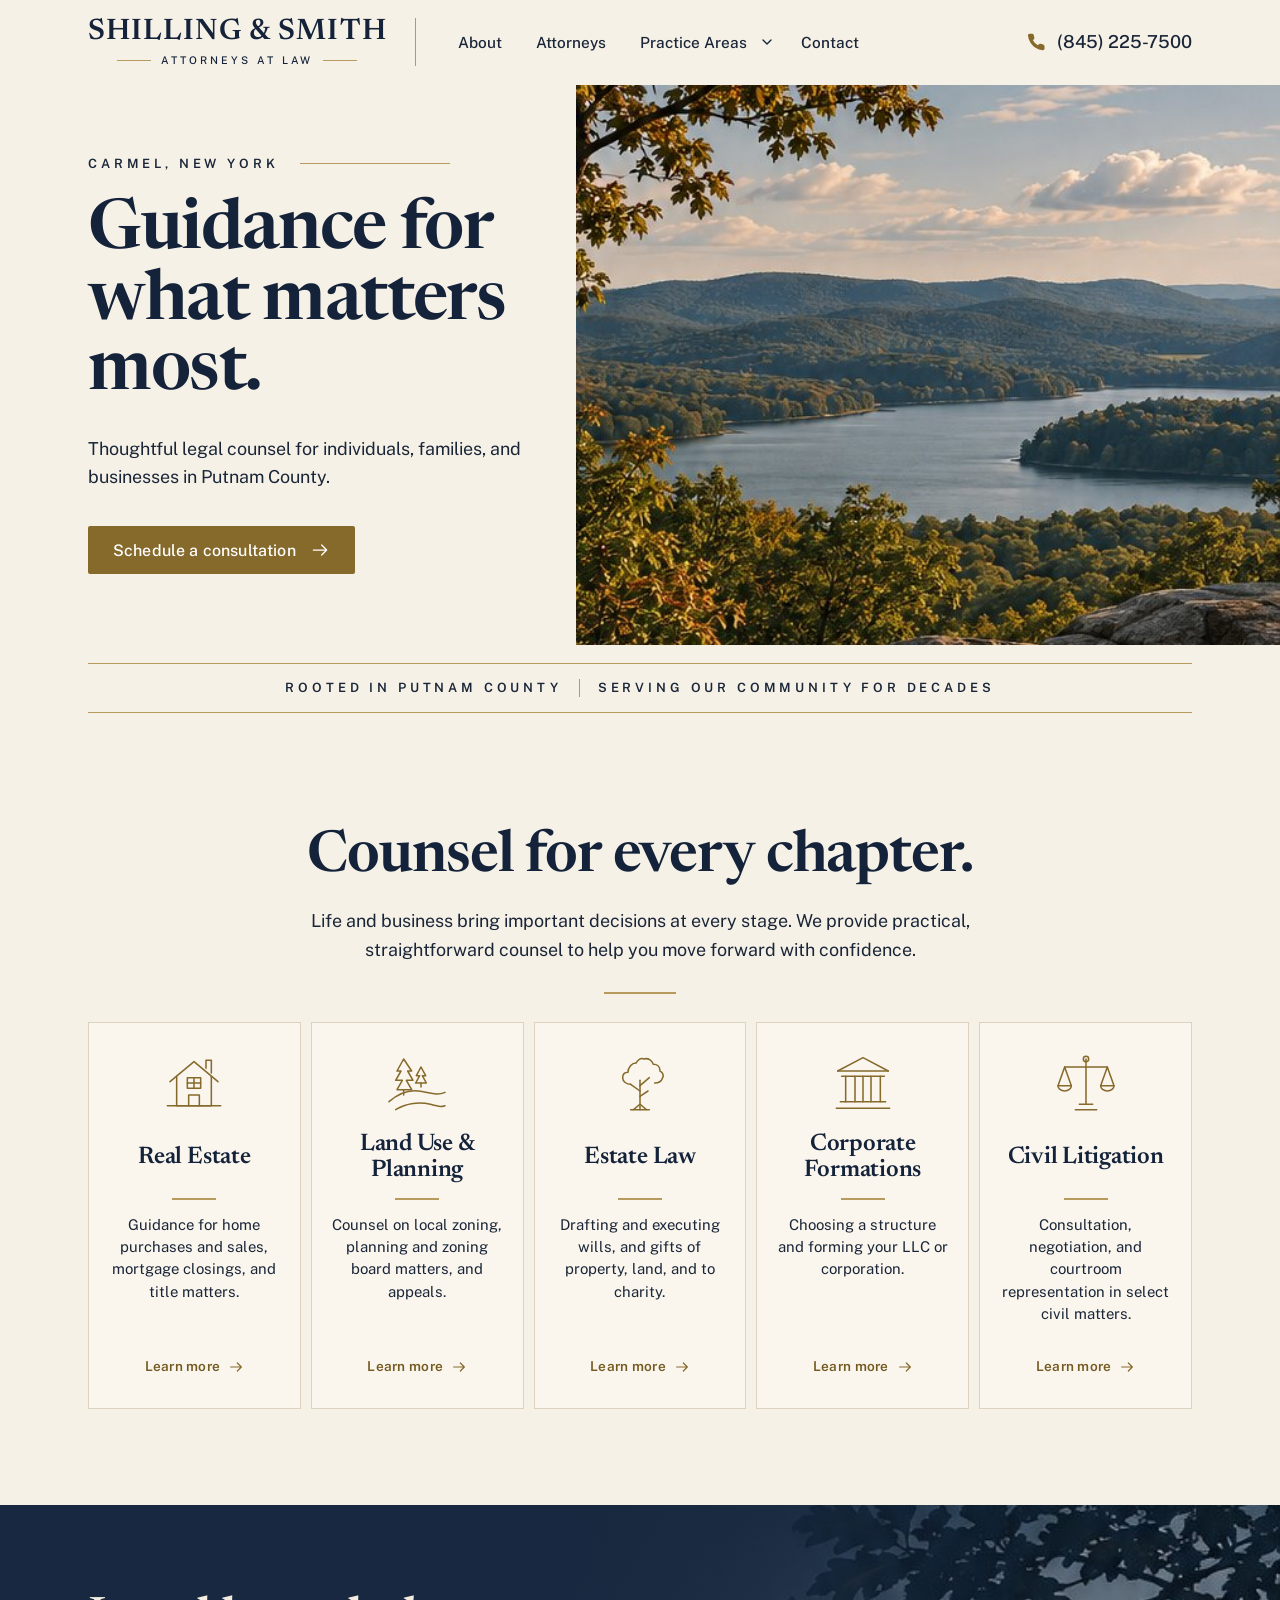
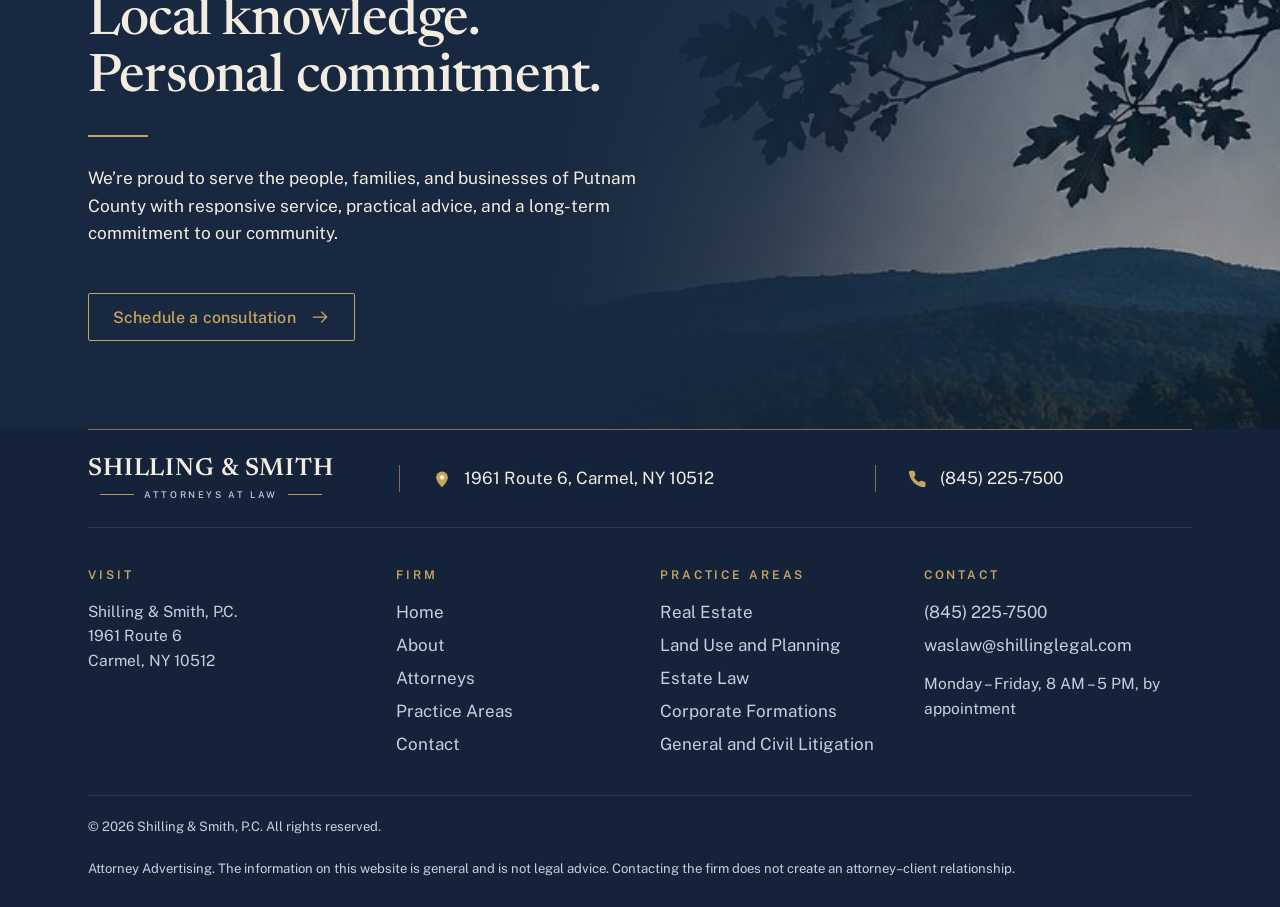
<file: index.html>
<!doctype html>
<html lang="en">
<head>
<meta charset="utf-8">
<meta name="viewport" content="width=device-width, initial-scale=1">
<title>Shilling &amp; Smith, P.C. | Attorneys at Law in Carmel, NY</title>
<meta name="description" content="Shilling &amp; Smith, P.C. is a Carmel, NY law firm offering real estate, land use and planning, estate law, corporate formation, and civil litigation counsel in Putnam County.">
<!-- PRE-LAUNCH: keeps search engines from indexing the draft site. Remove from every page at launch. -->
<meta name="robots" content="noindex, nofollow">
<meta name="theme-color" content="#14233a">
<meta property="og:type" content="website">
<meta property="og:site_name" content="Shilling &amp; Smith, P.C.">
<meta property="og:title" content="Shilling &amp; Smith, P.C. | Attorneys at Law in Carmel, NY">
<meta property="og:description" content="Shilling &amp; Smith, P.C. is a Carmel, NY law firm offering real estate, land use and planning, estate law, corporate formation, and civil litigation counsel in Putnam County.">
<link rel="icon" href="assets/img/favicon.svg" type="image/svg+xml">
<link rel="preconnect" href="https://fonts.googleapis.com">
<link rel="preconnect" href="https://fonts.gstatic.com" crossorigin>
<link rel="stylesheet" href="https://fonts.googleapis.com/css2?family=Newsreader:ital,opsz,wght@0,6..72,400;0,6..72,500;0,6..72,600;1,6..72,400;1,6..72,500&amp;family=Public+Sans:wght@400;500;600&amp;display=swap">
<link rel="stylesheet" href="assets/css/styles.css">
<script src="assets/js/main.js" defer></script>
</head>
<body>
<a class="skip-link" href="#main">Skip to main content</a>
<header class="site-header">
  <div class="wrap site-header__inner">
    <a class="brand" href="index.html" aria-label="Shilling &amp; Smith, Attorneys at Law — home"><span class="brand__name">Shilling &amp; Smith</span><span class="brand__tag">Attorneys at Law</span></a>
    <button class="nav-toggle" type="button" aria-expanded="false" aria-controls="site-nav" aria-label="Open menu">
      <svg class="icon icon-open" viewBox="0 0 24 24" aria-hidden="true" focusable="false"><path d="M3 6h18M3 12h18M3 18h18"/></svg><svg class="icon icon-close" viewBox="0 0 24 24" aria-hidden="true" focusable="false"><path d="M5 5l14 14M19 5 5 19"/></svg>
    </button>
    <nav class="site-nav" id="site-nav" aria-label="Main">
      <ul class="site-nav__list">
        <li><a class="top-link" href="about.html">About</a></li><li><a class="top-link" href="attorneys.html">Attorneys</a></li><li class="has-sub">
          <div class="nav-item">
            <a class="top-link" href="practice-areas.html">Practice Areas</a>
            <button class="sub-toggle" type="button" aria-expanded="false" aria-controls="sub-practice">
              <span class="sr-only">Show practice areas</span><svg class="icon" viewBox="0 0 24 24" aria-hidden="true" focusable="false"><path d="m6 9 6 6 6-6"/></svg>
            </button>
          </div>
          <ul class="sub-menu" id="sub-practice">
            <li><a href="real-estate.html"><svg class="icon" viewBox="0 0 24 24" aria-hidden="true" focusable="false"><g transform="scale(.5)"><path d="M6 23 24 8l18 15"/><path d="M11 19v22h26V19"/><path d="M33 13V7h4v9.5"/><rect x="19" y="20" width="10" height="8"/><path d="M24 20v8M19 24h10"/><path d="M20 41v-8h8v8"/><path d="M4 41h40"/></g></svg><span>Real Estate</span></a></li><li><a href="land-use-planning.html"><svg class="icon" viewBox="0 0 24 24" aria-hidden="true" focusable="false"><g transform="scale(.5)"><path d="M3 38c7-6 14-9 22-8s14 4 20 1"/><path d="M8 44c8-5 18-6 26-4s8 2 11 1"/><path d="M14 6 9 15h3l-4 7h5l-4 7h11l-4-7h5l-4-7h3Z"/><path d="M14 29v4"/><path d="M27 12l-3.5 6.5h2.5l-3 5.5h8l-3-5.5h2.5Z"/><path d="M27 24v3"/></g></svg><span>Land Use and Planning</span></a></li><li><a href="estate-law.html"><svg class="icon" viewBox="0 0 24 24" aria-hidden="true" focusable="false"><g transform="scale(.5)"><path d="M24 44V22"/><path d="M24 30l-7-5M24 26l7-6M24 34l6-4"/><path d="M17 25c-3 0-6-2-6-5s2-4 4-4c0-4 3-7 6-7 2-3 4-4 6-3 3-1 6 1 7 4 3 0 5 2 5 5 2 1 3 3 2 5-1 3-3 4-6 4"/><path d="M17 44h14"/><path d="M19 44c2-1 3-3 5-4 2 1 3 3 5 4"/></g></svg><span>Estate Law</span></a></li><li><a href="corporate-formations.html"><svg class="icon" viewBox="0 0 24 24" aria-hidden="true" focusable="false"><g transform="scale(.5)"><path d="M5 15 24 5l19 10"/><path d="M5 15h38"/><path d="M8 19h32"/><path d="M11 19v19M18 19v19M30 19v19M37 19v19"/><path d="M24 19v19" /><path d="M7 38h34M4 43h40"/></g></svg><span>Corporate Formations</span></a></li><li><a href="civil-litigation.html"><svg class="icon" viewBox="0 0 24 24" aria-hidden="true" focusable="false"><g transform="scale(.5)"><path d="M24 6v34"/><circle cx="24" cy="6" r="2"/><path d="M8 12h32"/><path d="M8 12 3 26h10L8 12Z"/><path d="M3 26a5 4 0 0 0 10 0"/><path d="M40 12l-5 14h10l-5-14Z"/><path d="M35 26a5 4 0 0 0 10 0"/><path d="M16 44h16M19 40h10"/></g></svg><span>General and Civil Litigation</span></a></li>
            <li class="sub-menu__all"><a href="practice-areas.html"><span>View all practice areas</span><svg class="icon" viewBox="0 0 24 24" aria-hidden="true" focusable="false"><path d="M4 12h16M14 6l6 6-6 6"/></svg></a></li>
          </ul>
        </li><li><a class="top-link" href="contact.html">Contact</a></li>
      </ul>
      <a class="header-phone" href="tel:+18452257500"><svg class="icon" viewBox="0 0 24 24" aria-hidden="true" focusable="false"><path d="M21 16.9v3a2 2 0 0 1-2.2 2 19.8 19.8 0 0 1-8.6-3.1 19.5 19.5 0 0 1-6-6A19.8 19.8 0 0 1 1.1 4.2 2 2 0 0 1 3.1 2h3a2 2 0 0 1 2 1.7c.1 1 .4 1.9.7 2.8a2 2 0 0 1-.5 2.1L7 9.9a16 16 0 0 0 6 6l1.3-1.3a2 2 0 0 1 2.1-.4c.9.3 1.8.6 2.8.7a2 2 0 0 1 1.7 2Z" fill="currentColor" stroke="none"/></svg><span><span class="sr-only">Call </span>(845) 225-7500</span></a>
    </nav>
  </div>
</header>
<main id="main">
<section class="hero" aria-labelledby="page-title">
  <div class="hero__content">
    <p class="eyebrow">Carmel, New York</p>
    <h1 id="page-title">Guidance for what matters most.</h1>
    <p class="hero__lede">Thoughtful legal counsel for individuals, families, and businesses in Putnam County.</p>
    <div><a class="btn btn--gold" href="contact.html">Schedule a consultation <svg class="icon" viewBox="0 0 24 24" aria-hidden="true" focusable="false"><path d="M4 12h16M14 6l6 6-6 6"/></svg></a></div>
  </div>
  <div class="hero__media">
    <img src="assets/img/landscape-day.jpg" alt="Wooded hills and a lake in the Hudson Valley at golden hour" style="object-position:50% 50%" width="560" height="480" fetchpriority="high">
  </div>
</section>

<div class="ribbon">
  <div class="wrap">
    <p class="ribbon__inner"><span>Rooted in Putnam County</span><span>Serving our community for decades</span></p>
  </div>
</div>

<section class="section" aria-labelledby="chapter-title">
  <div class="wrap">
    <div class="section-head">
      <h2 id="chapter-title">Counsel for every chapter.</h2>
      <p>Life and business bring important decisions at every stage. We provide practical, straightforward counsel to help you move forward with confidence.</p>
      <span class="rule rule--center" aria-hidden="true"></span>
    </div>
    <ul class="cards">
      <li><a class="card" href="real-estate.html">
        <svg class="icon" viewBox="0 0 24 24" aria-hidden="true" focusable="false"><g transform="scale(.5)"><path d="M6 23 24 8l18 15"/><path d="M11 19v22h26V19"/><path d="M33 13V7h4v9.5"/><rect x="19" y="20" width="10" height="8"/><path d="M24 20v8M19 24h10"/><path d="M20 41v-8h8v8"/><path d="M4 41h40"/></g></svg>
        <h3>Real Estate</h3>
        <span class="rule rule--sm" aria-hidden="true"></span>
        <p>Guidance for home purchases and sales, mortgage closings, and title matters.</p>
        <span class="card__more">Learn more <svg class="icon" viewBox="0 0 24 24" aria-hidden="true" focusable="false"><path d="M4 12h16M14 6l6 6-6 6"/></svg></span>
      </a></li>
      <li><a class="card" href="land-use-planning.html">
        <svg class="icon" viewBox="0 0 24 24" aria-hidden="true" focusable="false"><g transform="scale(.5)"><path d="M3 38c7-6 14-9 22-8s14 4 20 1"/><path d="M8 44c8-5 18-6 26-4s8 2 11 1"/><path d="M14 6 9 15h3l-4 7h5l-4 7h11l-4-7h5l-4-7h3Z"/><path d="M14 29v4"/><path d="M27 12l-3.5 6.5h2.5l-3 5.5h8l-3-5.5h2.5Z"/><path d="M27 24v3"/></g></svg>
        <h3>Land Use &amp; Planning</h3>
        <span class="rule rule--sm" aria-hidden="true"></span>
        <p>Counsel on local zoning, planning and zoning board matters, and appeals.</p>
        <span class="card__more">Learn more <svg class="icon" viewBox="0 0 24 24" aria-hidden="true" focusable="false"><path d="M4 12h16M14 6l6 6-6 6"/></svg></span>
      </a></li>
      <li><a class="card" href="estate-law.html">
        <svg class="icon" viewBox="0 0 24 24" aria-hidden="true" focusable="false"><g transform="scale(.5)"><path d="M24 44V22"/><path d="M24 30l-7-5M24 26l7-6M24 34l6-4"/><path d="M17 25c-3 0-6-2-6-5s2-4 4-4c0-4 3-7 6-7 2-3 4-4 6-3 3-1 6 1 7 4 3 0 5 2 5 5 2 1 3 3 2 5-1 3-3 4-6 4"/><path d="M17 44h14"/><path d="M19 44c2-1 3-3 5-4 2 1 3 3 5 4"/></g></svg>
        <h3>Estate Law</h3>
        <span class="rule rule--sm" aria-hidden="true"></span>
        <p>Drafting and executing wills, and gifts of property, land, and to charity.</p>
        <span class="card__more">Learn more <svg class="icon" viewBox="0 0 24 24" aria-hidden="true" focusable="false"><path d="M4 12h16M14 6l6 6-6 6"/></svg></span>
      </a></li>
      <li><a class="card" href="corporate-formations.html">
        <svg class="icon" viewBox="0 0 24 24" aria-hidden="true" focusable="false"><g transform="scale(.5)"><path d="M5 15 24 5l19 10"/><path d="M5 15h38"/><path d="M8 19h32"/><path d="M11 19v19M18 19v19M30 19v19M37 19v19"/><path d="M24 19v19" /><path d="M7 38h34M4 43h40"/></g></svg>
        <h3>Corporate Formations</h3>
        <span class="rule rule--sm" aria-hidden="true"></span>
        <p>Choosing a structure and forming your LLC or corporation.</p>
        <span class="card__more">Learn more <svg class="icon" viewBox="0 0 24 24" aria-hidden="true" focusable="false"><path d="M4 12h16M14 6l6 6-6 6"/></svg></span>
      </a></li>
      <li><a class="card" href="civil-litigation.html">
        <svg class="icon" viewBox="0 0 24 24" aria-hidden="true" focusable="false"><g transform="scale(.5)"><path d="M24 6v34"/><circle cx="24" cy="6" r="2"/><path d="M8 12h32"/><path d="M8 12 3 26h10L8 12Z"/><path d="M3 26a5 4 0 0 0 10 0"/><path d="M40 12l-5 14h10l-5-14Z"/><path d="M35 26a5 4 0 0 0 10 0"/><path d="M16 44h16M19 40h10"/></g></svg>
        <h3>Civil Litigation</h3>
        <span class="rule rule--sm" aria-hidden="true"></span>
        <p>Consultation, negotiation, and courtroom representation in select civil matters.</p>
        <span class="card__more">Learn more <svg class="icon" viewBox="0 0 24 24" aria-hidden="true" focusable="false"><path d="M4 12h16M14 6l6 6-6 6"/></svg></span>
      </a></li>
    </ul>
  </div>
</section>

<section class="band on-navy" aria-labelledby="band-title">
  <div class="band__media"><img src="assets/img/band-oak.jpg" alt="" loading="lazy" width="464" height="312"></div>
  <div class="band__inner">
    <div class="band__content">
      <h2 id="band-title">Local knowledge.<br>Personal commitment.</h2>
      <span class="rule" aria-hidden="true"></span>
      <p>We&rsquo;re proud to serve the people, families, and businesses of Putnam County with responsive service, practical advice, and a long-term commitment to our community.</p>
      <a class="btn btn--outline-light" href="contact.html">Schedule a consultation <svg class="icon" viewBox="0 0 24 24" aria-hidden="true" focusable="false"><path d="M4 12h16M14 6l6 6-6 6"/></svg></a>
    </div>
  </div>
</section>
</main>
<footer class="site-footer">
  <div class="wrap">
    <div class="footer-bar">
      <a class="brand brand--light" href="index.html" aria-label="Shilling &amp; Smith, Attorneys at Law — home"><span class="brand__name">Shilling &amp; Smith</span><span class="brand__tag">Attorneys at Law</span></a>
      <a class="footer-contact" href="https://www.google.com/maps/search/?api=1&query=1961+Route+6%2C+Carmel%2C+NY+10512" target="_blank" rel="noopener"><svg class="icon" viewBox="0 0 24 24" aria-hidden="true" focusable="false"><path d="M12 22s7-6.2 7-12a7 7 0 1 0-14 0c0 5.8 7 12 7 12Z" fill="currentColor" stroke="none"/><circle cx="12" cy="10" r="2.6" fill="#f6f1e7" stroke="none"/></svg><span>1961 Route 6, Carmel, NY 10512<span class="sr-only"> (opens map in a new tab)</span></span></a>
      <a class="footer-contact" href="tel:+18452257500"><svg class="icon" viewBox="0 0 24 24" aria-hidden="true" focusable="false"><path d="M21 16.9v3a2 2 0 0 1-2.2 2 19.8 19.8 0 0 1-8.6-3.1 19.5 19.5 0 0 1-6-6A19.8 19.8 0 0 1 1.1 4.2 2 2 0 0 1 3.1 2h3a2 2 0 0 1 2 1.7c.1 1 .4 1.9.7 2.8a2 2 0 0 1-.5 2.1L7 9.9a16 16 0 0 0 6 6l1.3-1.3a2 2 0 0 1 2.1-.4c.9.3 1.8.6 2.8.7a2 2 0 0 1 1.7 2Z" fill="currentColor" stroke="none"/></svg><span>(845) 225-7500</span></a>
    </div>
    <div class="footer-main">
      <div>
        <h2>Visit</h2>
        <address>Shilling &amp; Smith, P.C.<br>1961 Route 6<br>Carmel, NY 10512</address>
      </div>
      <div>
        <h2>Firm</h2>
        <ul><li><a href="index.html">Home</a></li><li><a href="about.html">About</a></li><li><a href="attorneys.html">Attorneys</a></li><li><a href="practice-areas.html">Practice Areas</a></li><li><a href="contact.html">Contact</a></li></ul>
      </div>
      <div>
        <h2>Practice Areas</h2>
        <ul><li><a href="real-estate.html">Real Estate</a></li><li><a href="land-use-planning.html">Land Use and Planning</a></li><li><a href="estate-law.html">Estate Law</a></li><li><a href="corporate-formations.html">Corporate Formations</a></li><li><a href="civil-litigation.html">General and Civil Litigation</a></li></ul>
      </div>
      <div>
        <h2>Contact</h2>
        <ul>
          <li><a href="tel:+18452257500">(845) 225-7500</a></li>
          <li><a href="mailto:waslaw@shillinglegal.com">waslaw@shillinglegal.com</a></li>
        </ul>
        <p style="margin-top:12px">Monday – Friday, 8 AM – 5 PM, by appointment</p>
      </div>
    </div>
    <div class="footer-legal">
      <p>&copy; <span data-year>2026</span> Shilling &amp; Smith, P.C. All rights reserved.</p>
      <p>Attorney Advertising. The information on this website is general and is not legal advice. Contacting the firm does not create an attorney&ndash;client relationship.</p>
    </div>
  </div>
</footer>
</body>
</html>
</file>
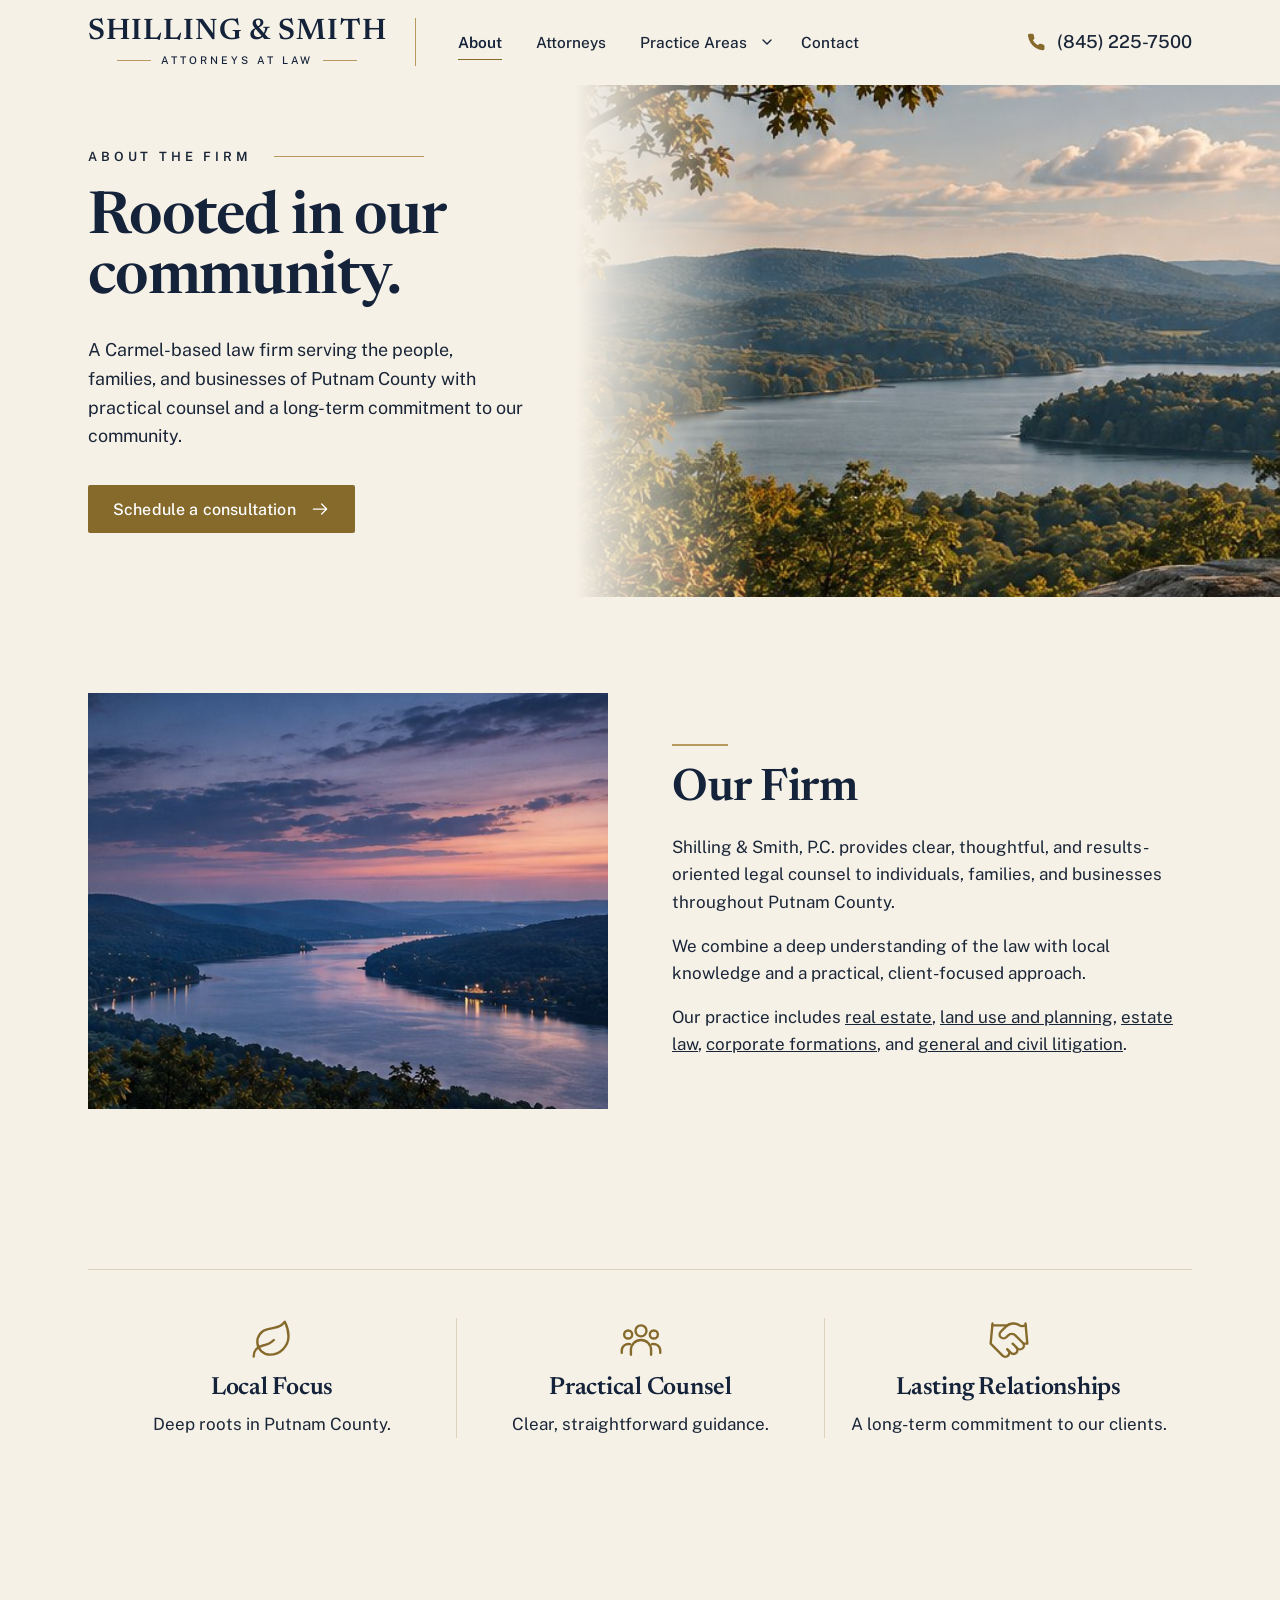
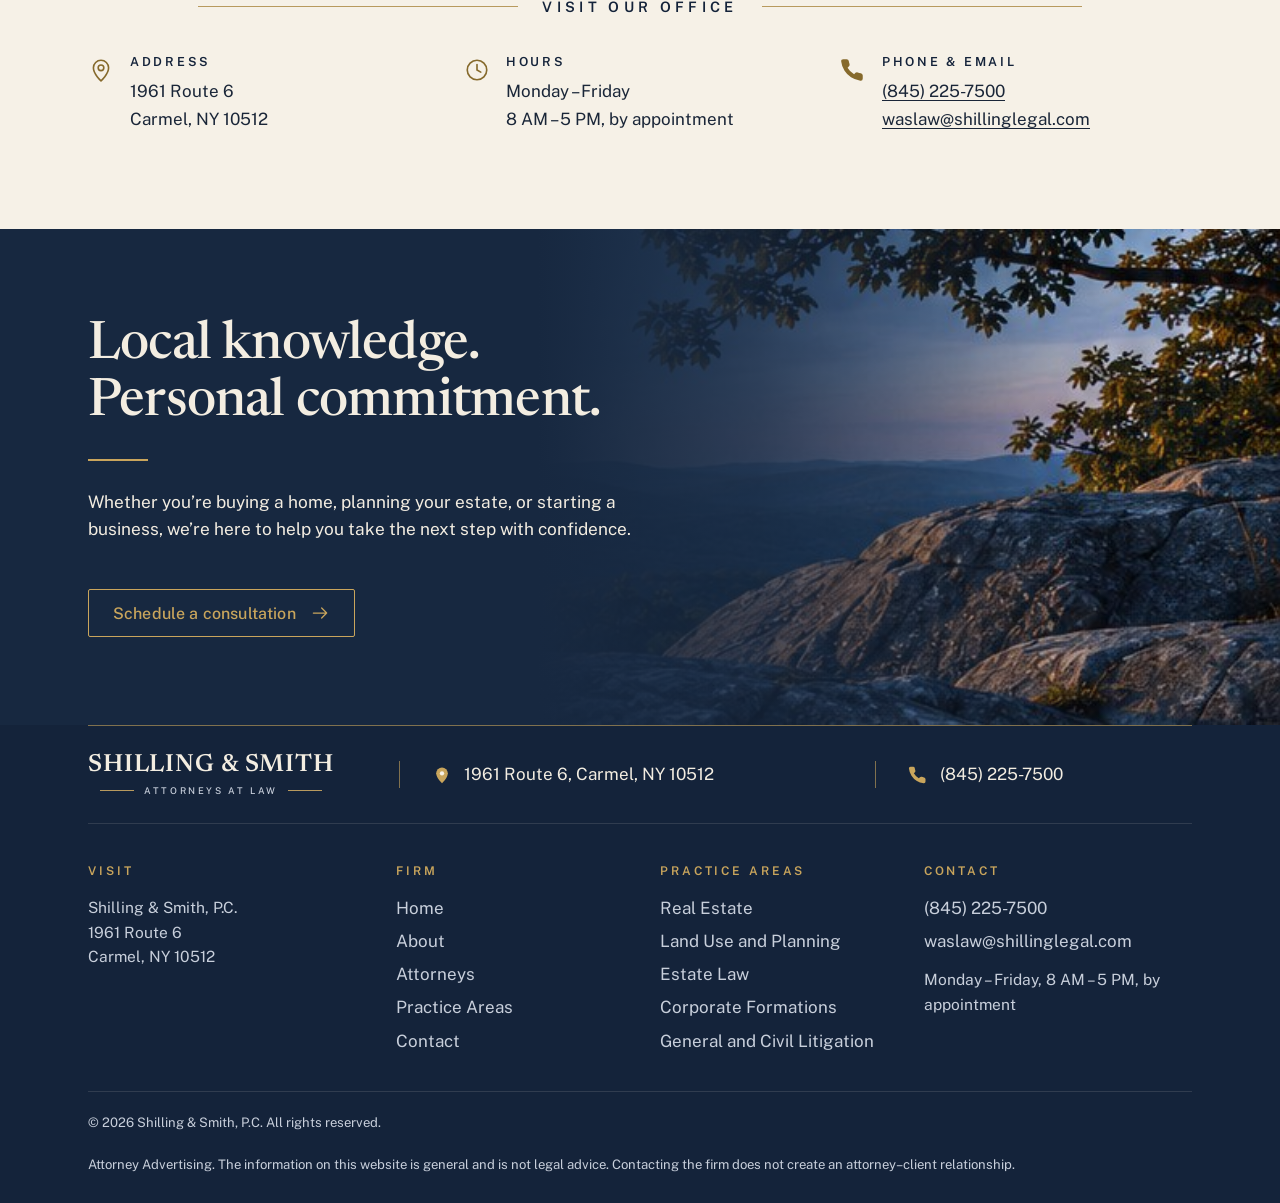
<file: about.html>
<!doctype html>
<html lang="en">
<head>
<meta charset="utf-8">
<meta name="viewport" content="width=device-width, initial-scale=1">
<title>About the Firm | Shilling &amp; Smith, P.C.</title>
<meta name="description" content="Shilling &amp; Smith, P.C. is a Carmel-based law firm serving individuals, families, and businesses throughout Putnam County, New York.">
<!-- PRE-LAUNCH: keeps search engines from indexing the draft site. Remove from every page at launch. -->
<meta name="robots" content="noindex, nofollow">
<meta name="theme-color" content="#14233a">
<meta property="og:type" content="website">
<meta property="og:site_name" content="Shilling &amp; Smith, P.C.">
<meta property="og:title" content="About the Firm | Shilling &amp; Smith, P.C.">
<meta property="og:description" content="Shilling &amp; Smith, P.C. is a Carmel-based law firm serving individuals, families, and businesses throughout Putnam County, New York.">
<link rel="icon" href="assets/img/favicon.svg" type="image/svg+xml">
<link rel="preconnect" href="https://fonts.googleapis.com">
<link rel="preconnect" href="https://fonts.gstatic.com" crossorigin>
<link rel="stylesheet" href="https://fonts.googleapis.com/css2?family=Newsreader:ital,opsz,wght@0,6..72,400;0,6..72,500;0,6..72,600;1,6..72,400;1,6..72,500&amp;family=Public+Sans:wght@400;500;600&amp;display=swap">
<link rel="stylesheet" href="assets/css/styles.css">
<script src="assets/js/main.js" defer></script>
</head>
<body>
<a class="skip-link" href="#main">Skip to main content</a>
<header class="site-header">
  <div class="wrap site-header__inner">
    <a class="brand" href="index.html" aria-label="Shilling &amp; Smith, Attorneys at Law — home"><span class="brand__name">Shilling &amp; Smith</span><span class="brand__tag">Attorneys at Law</span></a>
    <button class="nav-toggle" type="button" aria-expanded="false" aria-controls="site-nav" aria-label="Open menu">
      <svg class="icon icon-open" viewBox="0 0 24 24" aria-hidden="true" focusable="false"><path d="M3 6h18M3 12h18M3 18h18"/></svg><svg class="icon icon-close" viewBox="0 0 24 24" aria-hidden="true" focusable="false"><path d="M5 5l14 14M19 5 5 19"/></svg>
    </button>
    <nav class="site-nav" id="site-nav" aria-label="Main">
      <ul class="site-nav__list">
        <li><a class="top-link" href="about.html" aria-current="page">About</a></li><li><a class="top-link" href="attorneys.html">Attorneys</a></li><li class="has-sub">
          <div class="nav-item">
            <a class="top-link" href="practice-areas.html">Practice Areas</a>
            <button class="sub-toggle" type="button" aria-expanded="false" aria-controls="sub-practice">
              <span class="sr-only">Show practice areas</span><svg class="icon" viewBox="0 0 24 24" aria-hidden="true" focusable="false"><path d="m6 9 6 6 6-6"/></svg>
            </button>
          </div>
          <ul class="sub-menu" id="sub-practice">
            <li><a href="real-estate.html"><svg class="icon" viewBox="0 0 24 24" aria-hidden="true" focusable="false"><g transform="scale(.5)"><path d="M6 23 24 8l18 15"/><path d="M11 19v22h26V19"/><path d="M33 13V7h4v9.5"/><rect x="19" y="20" width="10" height="8"/><path d="M24 20v8M19 24h10"/><path d="M20 41v-8h8v8"/><path d="M4 41h40"/></g></svg><span>Real Estate</span></a></li><li><a href="land-use-planning.html"><svg class="icon" viewBox="0 0 24 24" aria-hidden="true" focusable="false"><g transform="scale(.5)"><path d="M3 38c7-6 14-9 22-8s14 4 20 1"/><path d="M8 44c8-5 18-6 26-4s8 2 11 1"/><path d="M14 6 9 15h3l-4 7h5l-4 7h11l-4-7h5l-4-7h3Z"/><path d="M14 29v4"/><path d="M27 12l-3.5 6.5h2.5l-3 5.5h8l-3-5.5h2.5Z"/><path d="M27 24v3"/></g></svg><span>Land Use and Planning</span></a></li><li><a href="estate-law.html"><svg class="icon" viewBox="0 0 24 24" aria-hidden="true" focusable="false"><g transform="scale(.5)"><path d="M24 44V22"/><path d="M24 30l-7-5M24 26l7-6M24 34l6-4"/><path d="M17 25c-3 0-6-2-6-5s2-4 4-4c0-4 3-7 6-7 2-3 4-4 6-3 3-1 6 1 7 4 3 0 5 2 5 5 2 1 3 3 2 5-1 3-3 4-6 4"/><path d="M17 44h14"/><path d="M19 44c2-1 3-3 5-4 2 1 3 3 5 4"/></g></svg><span>Estate Law</span></a></li><li><a href="corporate-formations.html"><svg class="icon" viewBox="0 0 24 24" aria-hidden="true" focusable="false"><g transform="scale(.5)"><path d="M5 15 24 5l19 10"/><path d="M5 15h38"/><path d="M8 19h32"/><path d="M11 19v19M18 19v19M30 19v19M37 19v19"/><path d="M24 19v19" /><path d="M7 38h34M4 43h40"/></g></svg><span>Corporate Formations</span></a></li><li><a href="civil-litigation.html"><svg class="icon" viewBox="0 0 24 24" aria-hidden="true" focusable="false"><g transform="scale(.5)"><path d="M24 6v34"/><circle cx="24" cy="6" r="2"/><path d="M8 12h32"/><path d="M8 12 3 26h10L8 12Z"/><path d="M3 26a5 4 0 0 0 10 0"/><path d="M40 12l-5 14h10l-5-14Z"/><path d="M35 26a5 4 0 0 0 10 0"/><path d="M16 44h16M19 40h10"/></g></svg><span>General and Civil Litigation</span></a></li>
            <li class="sub-menu__all"><a href="practice-areas.html"><span>View all practice areas</span><svg class="icon" viewBox="0 0 24 24" aria-hidden="true" focusable="false"><path d="M4 12h16M14 6l6 6-6 6"/></svg></a></li>
          </ul>
        </li><li><a class="top-link" href="contact.html">Contact</a></li>
      </ul>
      <a class="header-phone" href="tel:+18452257500"><svg class="icon" viewBox="0 0 24 24" aria-hidden="true" focusable="false"><path d="M21 16.9v3a2 2 0 0 1-2.2 2 19.8 19.8 0 0 1-8.6-3.1 19.5 19.5 0 0 1-6-6A19.8 19.8 0 0 1 1.1 4.2 2 2 0 0 1 3.1 2h3a2 2 0 0 1 2 1.7c.1 1 .4 1.9.7 2.8a2 2 0 0 1-.5 2.1L7 9.9a16 16 0 0 0 6 6l1.3-1.3a2 2 0 0 1 2.1-.4c.9.3 1.8.6 2.8.7a2 2 0 0 1 1.7 2Z" fill="currentColor" stroke="none"/></svg><span><span class="sr-only">Call </span>(845) 225-7500</span></a>
    </nav>
  </div>
</header>
<main id="main">
<section class="hero hero--sub hero--fade" aria-labelledby="page-title">
  <div class="hero__content">
    <p class="eyebrow">About the Firm</p>
    <h1 id="page-title">Rooted in our community.</h1>
    <p class="hero__lede">A Carmel-based law firm serving the people, families, and businesses of Putnam County with practical counsel and a long-term commitment to our community.</p>
    <div><a class="btn btn--gold" href="contact.html">Schedule a consultation <svg class="icon" viewBox="0 0 24 24" aria-hidden="true" focusable="false"><path d="M4 12h16M14 6l6 6-6 6"/></svg></a></div>
  </div>
  <div class="hero__media">
    <img src="assets/img/landscape-day.jpg" alt="Wooded hills and a lake in the Hudson Valley at golden hour" style="object-position:70% 50%" width="560" height="480" fetchpriority="high">
  </div>
</section>

<section class="section" aria-labelledby="firm-title">
  <div class="wrap">
    <div class="split">
      <div class="split__media"><img src="assets/img/landscape-dusk.jpg" alt="A river winding between forested hills at dusk" loading="lazy" width="534" height="427"></div>
      <div>
        <span class="rule" aria-hidden="true"></span>
        <h2 id="firm-title">Our Firm</h2>
        <p style="margin-top:20px">Shilling &amp; Smith, P.C. provides clear, thoughtful, and results-oriented legal counsel to individuals, families, and businesses throughout Putnam County.</p>
        <p>We combine a deep understanding of the law with local knowledge and a practical, client-focused approach.</p>
        <p>Our practice includes <a href="real-estate.html">real estate</a>, <a href="land-use-planning.html">land use and planning</a>, <a href="estate-law.html">estate law</a>, <a href="corporate-formations.html">corporate formations</a>, and <a href="civil-litigation.html">general and civil litigation</a>.</p>
      </div>
    </div>
  </div>
</section>

<section class="section--tight" aria-label="What guides our work">
  <div class="wrap">
    <ul class="values">
      <li><svg class="icon" viewBox="0 0 24 24" aria-hidden="true" focusable="false"><path d="M11 20A7 7 0 0 1 9.8 6.1C15.5 5 17 4.5 19 2c1 2 2 4.2 2 8 0 5.5-4.8 10-10 10Z"/><path d="M2 21c0-3 1.9-5.4 5.1-6 2.4-.5 4.9-2 5.9-3"/></svg><h3>Local Focus</h3><p>Deep roots in Putnam County.</p></li>
      <li><svg class="icon" viewBox="0 0 24 24" aria-hidden="true" focusable="false"><circle cx="12" cy="7" r="3"/><circle cx="5" cy="9" r="2.2"/><circle cx="19" cy="9" r="2.2"/><path d="M6.5 20v-2.5a5.5 5.5 0 0 1 11 0V20"/><path d="M1.5 19v-1.2A3.6 3.6 0 0 1 6 14.3M22.5 19v-1.2a3.6 3.6 0 0 0-4.5-3.5"/></svg><h3>Practical Counsel</h3><p>Clear, straightforward guidance.</p></li>
      <li><svg class="icon" viewBox="0 0 24 24" aria-hidden="true" focusable="false"><path d="m11 17 2 2a1 1 0 1 0 3-3"/><path d="m14 14 2.5 2.5a1 1 0 1 0 3-3l-3.9-3.9a3 3 0 0 0-4.2 0l-.9.9a1 1 0 1 1-3-3l2.8-2.8a5.8 5.8 0 0 1 7.1-.9l.5.3a2 2 0 0 0 1.4.3L21 4"/><path d="m21 3 1 11h-2"/><path d="M3 3 2 14l6.5 6.5a1 1 0 1 0 3-3"/><path d="M3 4h8"/></svg><h3>Lasting Relationships</h3><p>A long-term commitment to our clients.</p></li>
    </ul>
  </div>
</section>

<section class="section" aria-labelledby="visit-title">
  <div class="wrap">
    <h2 id="visit-title" class="lined-heading">Visit Our Office</h2>
    <div class="info-strip">
      <div class="info-item"><svg class="icon" viewBox="0 0 24 24" aria-hidden="true" focusable="false"><path d="M12 22s7-6.2 7-12a7 7 0 1 0-14 0c0 5.8 7 12 7 12Z"/><circle cx="12" cy="10" r="2.6"/></svg><div><h3>Address</h3><address>1961 Route 6<br>Carmel, NY 10512</address></div></div>
      <div class="info-item"><svg class="icon" viewBox="0 0 24 24" aria-hidden="true" focusable="false"><circle cx="12" cy="12" r="9"/><path d="M12 7v5l3.5 2"/></svg><div><h3>Hours</h3><p>Monday &ndash; Friday<br>8 AM &ndash; 5 PM, by appointment</p></div></div>
      <div class="info-item"><svg class="icon" viewBox="0 0 24 24" aria-hidden="true" focusable="false"><path d="M21 16.9v3a2 2 0 0 1-2.2 2 19.8 19.8 0 0 1-8.6-3.1 19.5 19.5 0 0 1-6-6A19.8 19.8 0 0 1 1.1 4.2 2 2 0 0 1 3.1 2h3a2 2 0 0 1 2 1.7c.1 1 .4 1.9.7 2.8a2 2 0 0 1-.5 2.1L7 9.9a16 16 0 0 0 6 6l1.3-1.3a2 2 0 0 1 2.1-.4c.9.3 1.8.6 2.8.7a2 2 0 0 1 1.7 2Z" fill="currentColor" stroke="none"/></svg><div><h3>Phone &amp; Email</h3><p><a href="tel:+18452257500">(845) 225-7500</a><br><a href="mailto:waslaw@shillinglegal.com">waslaw@shillinglegal.com</a></p></div></div>
    </div>
  </div>
</section>

<section class="band on-navy" aria-labelledby="band-title">
  <div class="band__media"><img src="assets/img/band-ridge.jpg" alt="" loading="lazy" width="464" height="312"></div>
  <div class="band__inner">
    <div class="band__content">
      <h2 id="band-title">Local knowledge.<br>Personal commitment.</h2>
      <span class="rule" aria-hidden="true"></span>
      <p>Whether you&rsquo;re buying a home, planning your estate, or starting a business, we&rsquo;re here to help you take the next step with confidence.</p>
      <a class="btn btn--outline-light" href="contact.html">Schedule a consultation <svg class="icon" viewBox="0 0 24 24" aria-hidden="true" focusable="false"><path d="M4 12h16M14 6l6 6-6 6"/></svg></a>
    </div>
  </div>
</section>
</main>
<footer class="site-footer">
  <div class="wrap">
    <div class="footer-bar">
      <a class="brand brand--light" href="index.html" aria-label="Shilling &amp; Smith, Attorneys at Law — home"><span class="brand__name">Shilling &amp; Smith</span><span class="brand__tag">Attorneys at Law</span></a>
      <a class="footer-contact" href="https://www.google.com/maps/search/?api=1&query=1961+Route+6%2C+Carmel%2C+NY+10512" target="_blank" rel="noopener"><svg class="icon" viewBox="0 0 24 24" aria-hidden="true" focusable="false"><path d="M12 22s7-6.2 7-12a7 7 0 1 0-14 0c0 5.8 7 12 7 12Z" fill="currentColor" stroke="none"/><circle cx="12" cy="10" r="2.6" fill="#f6f1e7" stroke="none"/></svg><span>1961 Route 6, Carmel, NY 10512<span class="sr-only"> (opens map in a new tab)</span></span></a>
      <a class="footer-contact" href="tel:+18452257500"><svg class="icon" viewBox="0 0 24 24" aria-hidden="true" focusable="false"><path d="M21 16.9v3a2 2 0 0 1-2.2 2 19.8 19.8 0 0 1-8.6-3.1 19.5 19.5 0 0 1-6-6A19.8 19.8 0 0 1 1.1 4.2 2 2 0 0 1 3.1 2h3a2 2 0 0 1 2 1.7c.1 1 .4 1.9.7 2.8a2 2 0 0 1-.5 2.1L7 9.9a16 16 0 0 0 6 6l1.3-1.3a2 2 0 0 1 2.1-.4c.9.3 1.8.6 2.8.7a2 2 0 0 1 1.7 2Z" fill="currentColor" stroke="none"/></svg><span>(845) 225-7500</span></a>
    </div>
    <div class="footer-main">
      <div>
        <h2>Visit</h2>
        <address>Shilling &amp; Smith, P.C.<br>1961 Route 6<br>Carmel, NY 10512</address>
      </div>
      <div>
        <h2>Firm</h2>
        <ul><li><a href="index.html">Home</a></li><li><a href="about.html">About</a></li><li><a href="attorneys.html">Attorneys</a></li><li><a href="practice-areas.html">Practice Areas</a></li><li><a href="contact.html">Contact</a></li></ul>
      </div>
      <div>
        <h2>Practice Areas</h2>
        <ul><li><a href="real-estate.html">Real Estate</a></li><li><a href="land-use-planning.html">Land Use and Planning</a></li><li><a href="estate-law.html">Estate Law</a></li><li><a href="corporate-formations.html">Corporate Formations</a></li><li><a href="civil-litigation.html">General and Civil Litigation</a></li></ul>
      </div>
      <div>
        <h2>Contact</h2>
        <ul>
          <li><a href="tel:+18452257500">(845) 225-7500</a></li>
          <li><a href="mailto:waslaw@shillinglegal.com">waslaw@shillinglegal.com</a></li>
        </ul>
        <p style="margin-top:12px">Monday – Friday, 8 AM – 5 PM, by appointment</p>
      </div>
    </div>
    <div class="footer-legal">
      <p>&copy; <span data-year>2026</span> Shilling &amp; Smith, P.C. All rights reserved.</p>
      <p>Attorney Advertising. The information on this website is general and is not legal advice. Contacting the firm does not create an attorney&ndash;client relationship.</p>
    </div>
  </div>
</footer>
</body>
</html>
</file>
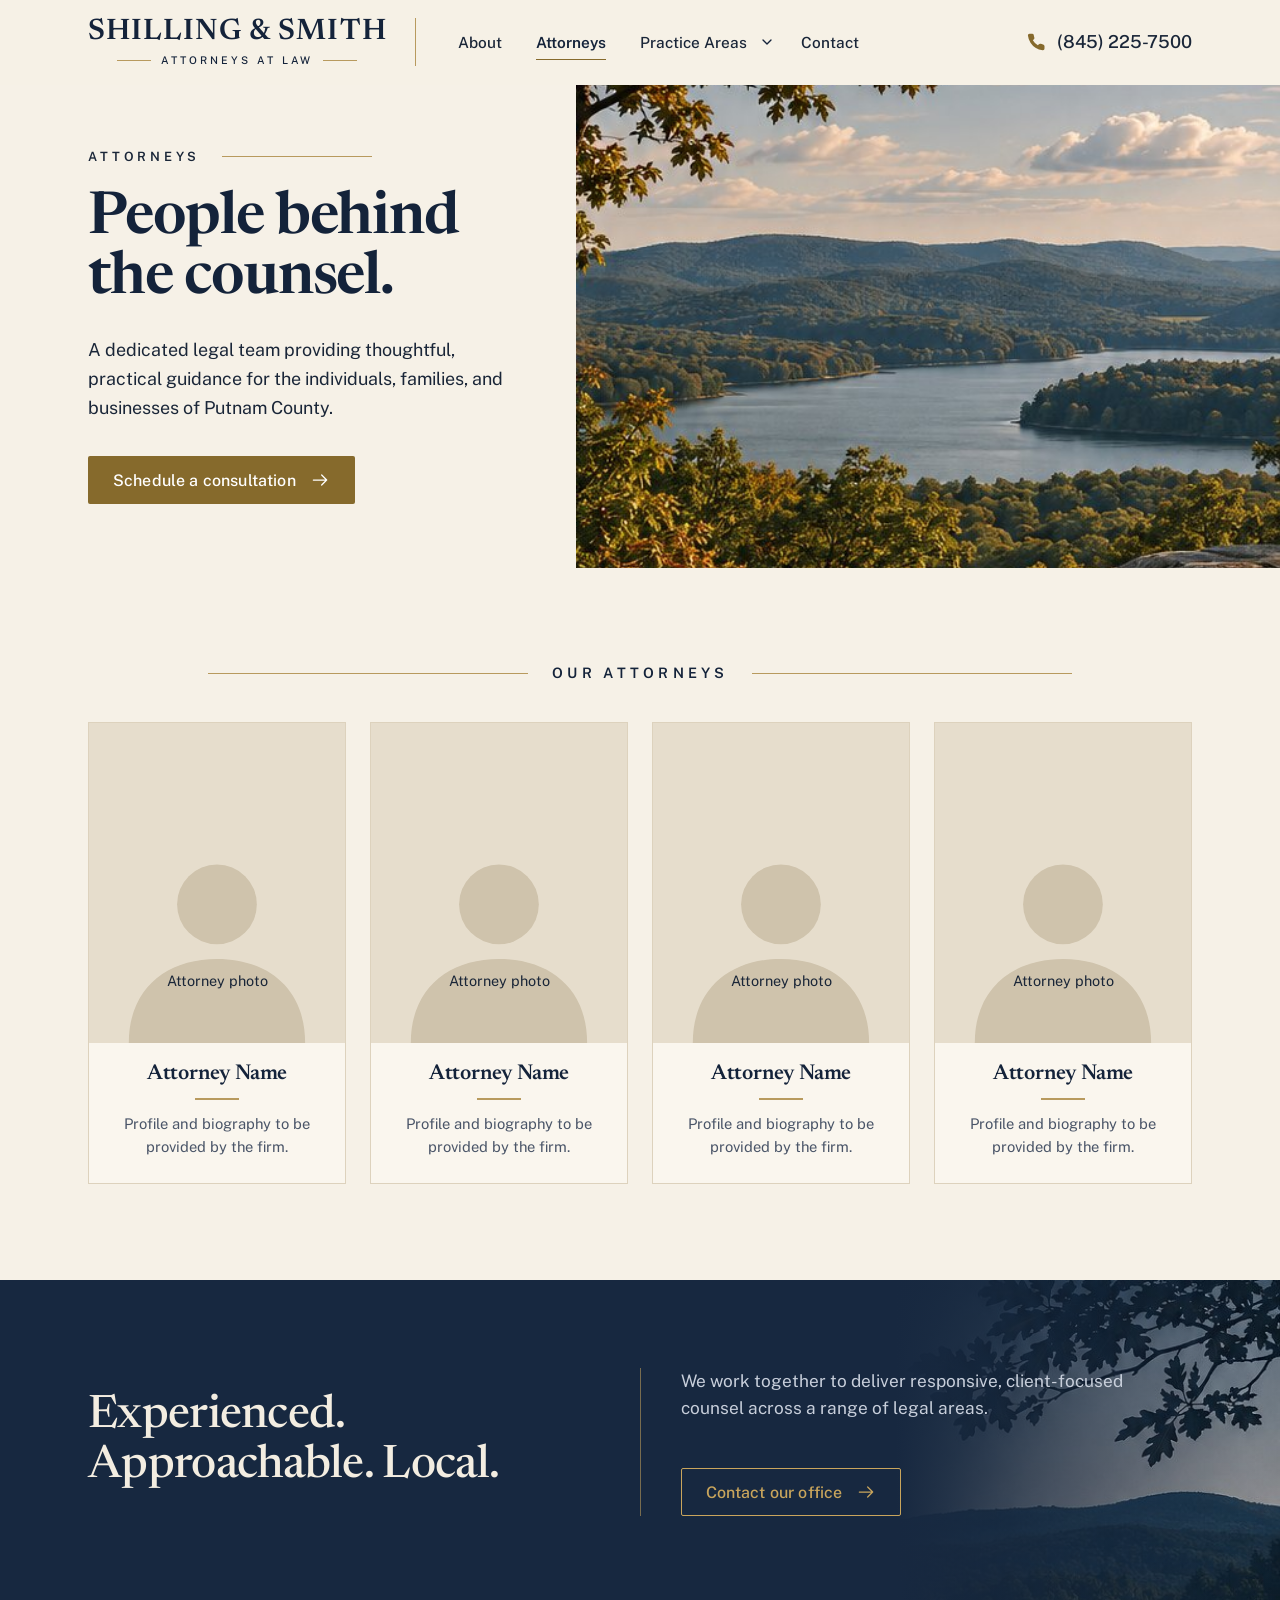
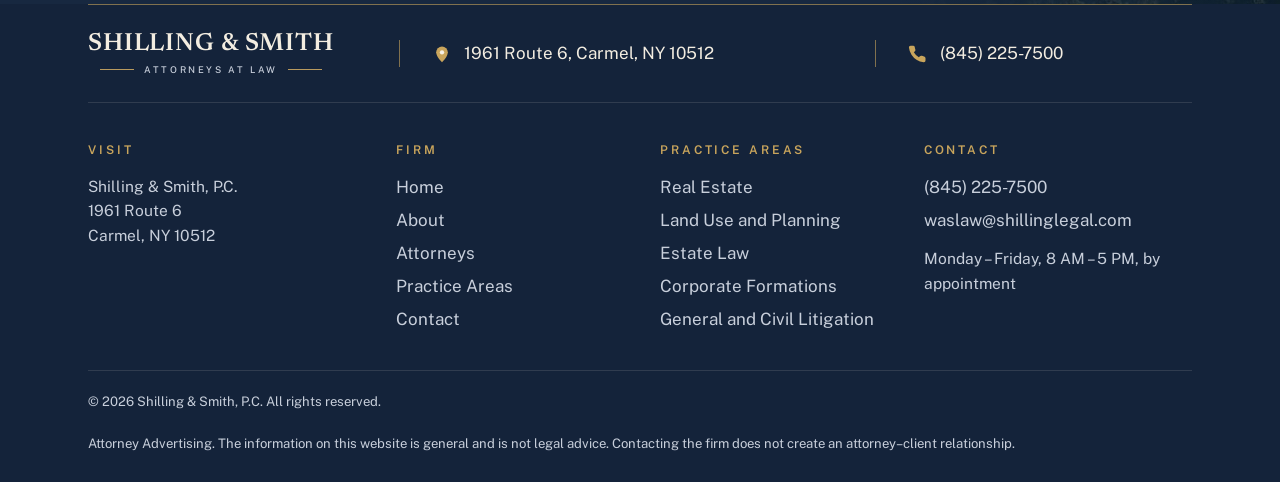
<file: attorneys.html>
<!doctype html>
<html lang="en">
<head>
<meta charset="utf-8">
<meta name="viewport" content="width=device-width, initial-scale=1">
<title>Attorneys | Shilling &amp; Smith, P.C.</title>
<meta name="description" content="Meet the attorneys of Shilling &amp; Smith, P.C., providing practical legal guidance to individuals, families, and businesses in Putnam County.">
<!-- PRE-LAUNCH: keeps search engines from indexing the draft site. Remove from every page at launch. -->
<meta name="robots" content="noindex, nofollow">
<meta name="theme-color" content="#14233a">
<meta property="og:type" content="website">
<meta property="og:site_name" content="Shilling &amp; Smith, P.C.">
<meta property="og:title" content="Attorneys | Shilling &amp; Smith, P.C.">
<meta property="og:description" content="Meet the attorneys of Shilling &amp; Smith, P.C., providing practical legal guidance to individuals, families, and businesses in Putnam County.">
<link rel="icon" href="assets/img/favicon.svg" type="image/svg+xml">
<link rel="preconnect" href="https://fonts.googleapis.com">
<link rel="preconnect" href="https://fonts.gstatic.com" crossorigin>
<link rel="stylesheet" href="https://fonts.googleapis.com/css2?family=Newsreader:ital,opsz,wght@0,6..72,400;0,6..72,500;0,6..72,600;1,6..72,400;1,6..72,500&amp;family=Public+Sans:wght@400;500;600&amp;display=swap">
<link rel="stylesheet" href="assets/css/styles.css">
<script src="assets/js/main.js" defer></script>
</head>
<body>
<a class="skip-link" href="#main">Skip to main content</a>
<header class="site-header">
  <div class="wrap site-header__inner">
    <a class="brand" href="index.html" aria-label="Shilling &amp; Smith, Attorneys at Law — home"><span class="brand__name">Shilling &amp; Smith</span><span class="brand__tag">Attorneys at Law</span></a>
    <button class="nav-toggle" type="button" aria-expanded="false" aria-controls="site-nav" aria-label="Open menu">
      <svg class="icon icon-open" viewBox="0 0 24 24" aria-hidden="true" focusable="false"><path d="M3 6h18M3 12h18M3 18h18"/></svg><svg class="icon icon-close" viewBox="0 0 24 24" aria-hidden="true" focusable="false"><path d="M5 5l14 14M19 5 5 19"/></svg>
    </button>
    <nav class="site-nav" id="site-nav" aria-label="Main">
      <ul class="site-nav__list">
        <li><a class="top-link" href="about.html">About</a></li><li><a class="top-link" href="attorneys.html" aria-current="page">Attorneys</a></li><li class="has-sub">
          <div class="nav-item">
            <a class="top-link" href="practice-areas.html">Practice Areas</a>
            <button class="sub-toggle" type="button" aria-expanded="false" aria-controls="sub-practice">
              <span class="sr-only">Show practice areas</span><svg class="icon" viewBox="0 0 24 24" aria-hidden="true" focusable="false"><path d="m6 9 6 6 6-6"/></svg>
            </button>
          </div>
          <ul class="sub-menu" id="sub-practice">
            <li><a href="real-estate.html"><svg class="icon" viewBox="0 0 24 24" aria-hidden="true" focusable="false"><g transform="scale(.5)"><path d="M6 23 24 8l18 15"/><path d="M11 19v22h26V19"/><path d="M33 13V7h4v9.5"/><rect x="19" y="20" width="10" height="8"/><path d="M24 20v8M19 24h10"/><path d="M20 41v-8h8v8"/><path d="M4 41h40"/></g></svg><span>Real Estate</span></a></li><li><a href="land-use-planning.html"><svg class="icon" viewBox="0 0 24 24" aria-hidden="true" focusable="false"><g transform="scale(.5)"><path d="M3 38c7-6 14-9 22-8s14 4 20 1"/><path d="M8 44c8-5 18-6 26-4s8 2 11 1"/><path d="M14 6 9 15h3l-4 7h5l-4 7h11l-4-7h5l-4-7h3Z"/><path d="M14 29v4"/><path d="M27 12l-3.5 6.5h2.5l-3 5.5h8l-3-5.5h2.5Z"/><path d="M27 24v3"/></g></svg><span>Land Use and Planning</span></a></li><li><a href="estate-law.html"><svg class="icon" viewBox="0 0 24 24" aria-hidden="true" focusable="false"><g transform="scale(.5)"><path d="M24 44V22"/><path d="M24 30l-7-5M24 26l7-6M24 34l6-4"/><path d="M17 25c-3 0-6-2-6-5s2-4 4-4c0-4 3-7 6-7 2-3 4-4 6-3 3-1 6 1 7 4 3 0 5 2 5 5 2 1 3 3 2 5-1 3-3 4-6 4"/><path d="M17 44h14"/><path d="M19 44c2-1 3-3 5-4 2 1 3 3 5 4"/></g></svg><span>Estate Law</span></a></li><li><a href="corporate-formations.html"><svg class="icon" viewBox="0 0 24 24" aria-hidden="true" focusable="false"><g transform="scale(.5)"><path d="M5 15 24 5l19 10"/><path d="M5 15h38"/><path d="M8 19h32"/><path d="M11 19v19M18 19v19M30 19v19M37 19v19"/><path d="M24 19v19" /><path d="M7 38h34M4 43h40"/></g></svg><span>Corporate Formations</span></a></li><li><a href="civil-litigation.html"><svg class="icon" viewBox="0 0 24 24" aria-hidden="true" focusable="false"><g transform="scale(.5)"><path d="M24 6v34"/><circle cx="24" cy="6" r="2"/><path d="M8 12h32"/><path d="M8 12 3 26h10L8 12Z"/><path d="M3 26a5 4 0 0 0 10 0"/><path d="M40 12l-5 14h10l-5-14Z"/><path d="M35 26a5 4 0 0 0 10 0"/><path d="M16 44h16M19 40h10"/></g></svg><span>General and Civil Litigation</span></a></li>
            <li class="sub-menu__all"><a href="practice-areas.html"><span>View all practice areas</span><svg class="icon" viewBox="0 0 24 24" aria-hidden="true" focusable="false"><path d="M4 12h16M14 6l6 6-6 6"/></svg></a></li>
          </ul>
        </li><li><a class="top-link" href="contact.html">Contact</a></li>
      </ul>
      <a class="header-phone" href="tel:+18452257500"><svg class="icon" viewBox="0 0 24 24" aria-hidden="true" focusable="false"><path d="M21 16.9v3a2 2 0 0 1-2.2 2 19.8 19.8 0 0 1-8.6-3.1 19.5 19.5 0 0 1-6-6A19.8 19.8 0 0 1 1.1 4.2 2 2 0 0 1 3.1 2h3a2 2 0 0 1 2 1.7c.1 1 .4 1.9.7 2.8a2 2 0 0 1-.5 2.1L7 9.9a16 16 0 0 0 6 6l1.3-1.3a2 2 0 0 1 2.1-.4c.9.3 1.8.6 2.8.7a2 2 0 0 1 1.7 2Z" fill="currentColor" stroke="none"/></svg><span><span class="sr-only">Call </span>(845) 225-7500</span></a>
    </nav>
  </div>
</header>
<main id="main">
<section class="hero hero--sub" aria-labelledby="page-title">
  <div class="hero__content">
    <p class="eyebrow">Attorneys</p>
    <h1 id="page-title">People behind the counsel.</h1>
    <p class="hero__lede">A dedicated legal team providing thoughtful, practical guidance for the individuals, families, and businesses of Putnam County.</p>
    <div><a class="btn btn--gold" href="contact.html">Schedule a consultation <svg class="icon" viewBox="0 0 24 24" aria-hidden="true" focusable="false"><path d="M4 12h16M14 6l6 6-6 6"/></svg></a></div>
  </div>
  <div class="hero__media">
    <img src="assets/img/landscape-day.jpg" alt="Wooded hills and a lake in the Hudson Valley at golden hour" style="object-position:85% 50%" width="560" height="480" fetchpriority="high">
  </div>
</section>

<section class="section" aria-labelledby="team-title">
  <div class="wrap">
    <h2 id="team-title" class="lined-heading">Our Attorneys</h2>
    <!-- PLACEHOLDER PROFILES: replace with verified names, titles, photos, and biographies before launch. -->
    <ul class="people">
      <li class="person">
        <div class="person__photo"><svg viewBox="0 0 100 100" aria-hidden="true" focusable="false"><circle cx="50" cy="34" r="19"/><path d="M8 100c0-26 18-40 42-40s42 14 42 40Z"/></svg><span>Attorney photo</span></div>
        <div class="person__body">
          <h3>Attorney Name</h3>
          <span class="rule rule--sm" aria-hidden="true"></span>
          <p>Profile and biography to be provided by the firm.</p>
        </div>
      </li>
      <li class="person">
        <div class="person__photo"><svg viewBox="0 0 100 100" aria-hidden="true" focusable="false"><circle cx="50" cy="34" r="19"/><path d="M8 100c0-26 18-40 42-40s42 14 42 40Z"/></svg><span>Attorney photo</span></div>
        <div class="person__body">
          <h3>Attorney Name</h3>
          <span class="rule rule--sm" aria-hidden="true"></span>
          <p>Profile and biography to be provided by the firm.</p>
        </div>
      </li>
      <li class="person">
        <div class="person__photo"><svg viewBox="0 0 100 100" aria-hidden="true" focusable="false"><circle cx="50" cy="34" r="19"/><path d="M8 100c0-26 18-40 42-40s42 14 42 40Z"/></svg><span>Attorney photo</span></div>
        <div class="person__body">
          <h3>Attorney Name</h3>
          <span class="rule rule--sm" aria-hidden="true"></span>
          <p>Profile and biography to be provided by the firm.</p>
        </div>
      </li>
      <li class="person">
        <div class="person__photo"><svg viewBox="0 0 100 100" aria-hidden="true" focusable="false"><circle cx="50" cy="34" r="19"/><path d="M8 100c0-26 18-40 42-40s42 14 42 40Z"/></svg><span>Attorney photo</span></div>
        <div class="person__body">
          <h3>Attorney Name</h3>
          <span class="rule rule--sm" aria-hidden="true"></span>
          <p>Profile and biography to be provided by the firm.</p>
        </div>
      </li>
    </ul>
  </div>
</section>

<section class="band band--split on-navy" aria-labelledby="band-title">
  <div class="band__media"><img src="assets/img/band-oak.jpg" alt="" loading="lazy" width="464" height="312"></div>
  <div class="band__inner">
    <h2 id="band-title">Experienced. Approachable. Local.</h2>
    <span class="band__divider" aria-hidden="true"></span>
    <div>
      <p>We work together to deliver responsive, client-focused counsel across a range of legal areas.</p>
      <a class="btn btn--outline-light" href="contact.html">Contact our office <svg class="icon" viewBox="0 0 24 24" aria-hidden="true" focusable="false"><path d="M4 12h16M14 6l6 6-6 6"/></svg></a>
    </div>
  </div>
</section>
</main>
<footer class="site-footer">
  <div class="wrap">
    <div class="footer-bar">
      <a class="brand brand--light" href="index.html" aria-label="Shilling &amp; Smith, Attorneys at Law — home"><span class="brand__name">Shilling &amp; Smith</span><span class="brand__tag">Attorneys at Law</span></a>
      <a class="footer-contact" href="https://www.google.com/maps/search/?api=1&query=1961+Route+6%2C+Carmel%2C+NY+10512" target="_blank" rel="noopener"><svg class="icon" viewBox="0 0 24 24" aria-hidden="true" focusable="false"><path d="M12 22s7-6.2 7-12a7 7 0 1 0-14 0c0 5.8 7 12 7 12Z" fill="currentColor" stroke="none"/><circle cx="12" cy="10" r="2.6" fill="#f6f1e7" stroke="none"/></svg><span>1961 Route 6, Carmel, NY 10512<span class="sr-only"> (opens map in a new tab)</span></span></a>
      <a class="footer-contact" href="tel:+18452257500"><svg class="icon" viewBox="0 0 24 24" aria-hidden="true" focusable="false"><path d="M21 16.9v3a2 2 0 0 1-2.2 2 19.8 19.8 0 0 1-8.6-3.1 19.5 19.5 0 0 1-6-6A19.8 19.8 0 0 1 1.1 4.2 2 2 0 0 1 3.1 2h3a2 2 0 0 1 2 1.7c.1 1 .4 1.9.7 2.8a2 2 0 0 1-.5 2.1L7 9.9a16 16 0 0 0 6 6l1.3-1.3a2 2 0 0 1 2.1-.4c.9.3 1.8.6 2.8.7a2 2 0 0 1 1.7 2Z" fill="currentColor" stroke="none"/></svg><span>(845) 225-7500</span></a>
    </div>
    <div class="footer-main">
      <div>
        <h2>Visit</h2>
        <address>Shilling &amp; Smith, P.C.<br>1961 Route 6<br>Carmel, NY 10512</address>
      </div>
      <div>
        <h2>Firm</h2>
        <ul><li><a href="index.html">Home</a></li><li><a href="about.html">About</a></li><li><a href="attorneys.html">Attorneys</a></li><li><a href="practice-areas.html">Practice Areas</a></li><li><a href="contact.html">Contact</a></li></ul>
      </div>
      <div>
        <h2>Practice Areas</h2>
        <ul><li><a href="real-estate.html">Real Estate</a></li><li><a href="land-use-planning.html">Land Use and Planning</a></li><li><a href="estate-law.html">Estate Law</a></li><li><a href="corporate-formations.html">Corporate Formations</a></li><li><a href="civil-litigation.html">General and Civil Litigation</a></li></ul>
      </div>
      <div>
        <h2>Contact</h2>
        <ul>
          <li><a href="tel:+18452257500">(845) 225-7500</a></li>
          <li><a href="mailto:waslaw@shillinglegal.com">waslaw@shillinglegal.com</a></li>
        </ul>
        <p style="margin-top:12px">Monday – Friday, 8 AM – 5 PM, by appointment</p>
      </div>
    </div>
    <div class="footer-legal">
      <p>&copy; <span data-year>2026</span> Shilling &amp; Smith, P.C. All rights reserved.</p>
      <p>Attorney Advertising. The information on this website is general and is not legal advice. Contacting the firm does not create an attorney&ndash;client relationship.</p>
    </div>
  </div>
</footer>
</body>
</html>
</file>
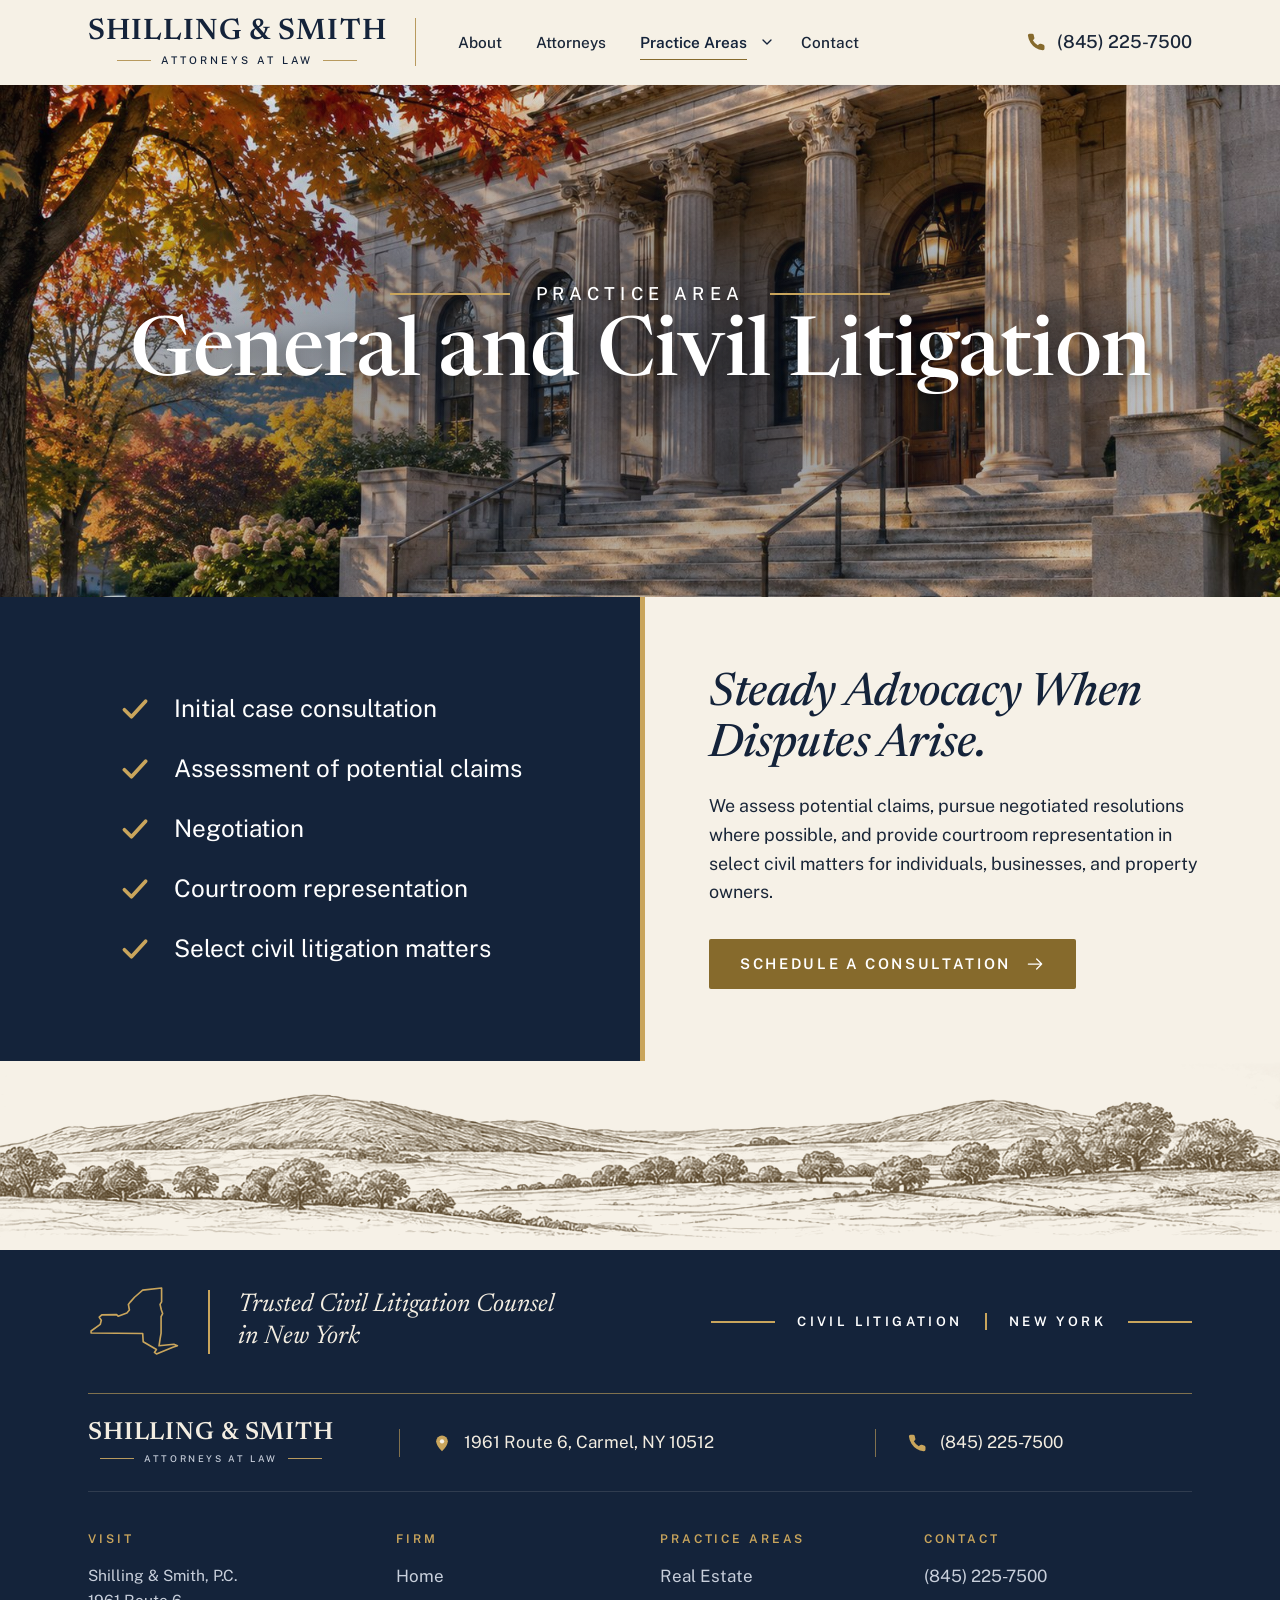
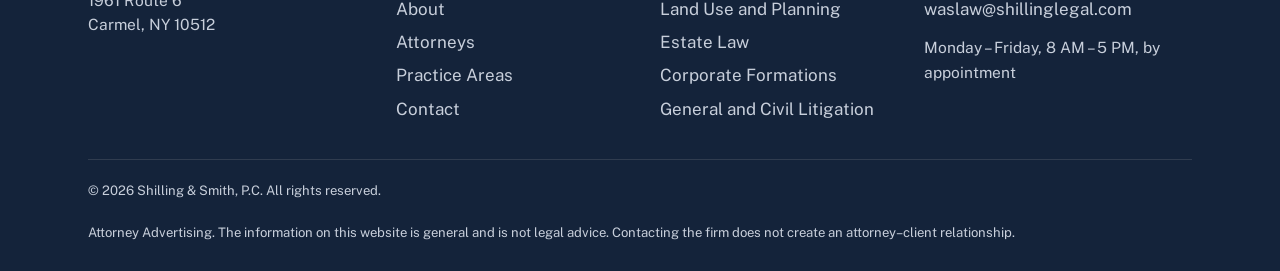
<file: civil-litigation.html>
<!doctype html>
<html lang="en">
<head>
<meta charset="utf-8">
<meta name="viewport" content="width=device-width, initial-scale=1">
<title>General and Civil Litigation | Shilling &amp; Smith, P.C.</title>
<meta name="description" content="General and civil litigation in Putnam County: initial case consultation, assessment of potential claims, negotiation, and courtroom representation.">
<!-- PRE-LAUNCH: keeps search engines from indexing the draft site. Remove from every page at launch. -->
<meta name="robots" content="noindex, nofollow">
<meta name="theme-color" content="#14233a">
<meta property="og:type" content="website">
<meta property="og:site_name" content="Shilling &amp; Smith, P.C.">
<meta property="og:title" content="General and Civil Litigation | Shilling &amp; Smith, P.C.">
<meta property="og:description" content="General and civil litigation in Putnam County: initial case consultation, assessment of potential claims, negotiation, and courtroom representation.">
<link rel="icon" href="assets/img/favicon.svg" type="image/svg+xml">
<link rel="preconnect" href="https://fonts.googleapis.com">
<link rel="preconnect" href="https://fonts.gstatic.com" crossorigin>
<link rel="stylesheet" href="https://fonts.googleapis.com/css2?family=Newsreader:ital,opsz,wght@0,6..72,400;0,6..72,500;0,6..72,600;1,6..72,400;1,6..72,500&amp;family=Public+Sans:wght@400;500;600&amp;display=swap">
<link rel="stylesheet" href="assets/css/styles.css">
<script src="assets/js/main.js" defer></script>
</head>
<body>
<a class="skip-link" href="#main">Skip to main content</a>
<header class="site-header">
  <div class="wrap site-header__inner">
    <a class="brand" href="index.html" aria-label="Shilling &amp; Smith, Attorneys at Law — home"><span class="brand__name">Shilling &amp; Smith</span><span class="brand__tag">Attorneys at Law</span></a>
    <button class="nav-toggle" type="button" aria-expanded="false" aria-controls="site-nav" aria-label="Open menu">
      <svg class="icon icon-open" viewBox="0 0 24 24" aria-hidden="true" focusable="false"><path d="M3 6h18M3 12h18M3 18h18"/></svg><svg class="icon icon-close" viewBox="0 0 24 24" aria-hidden="true" focusable="false"><path d="M5 5l14 14M19 5 5 19"/></svg>
    </button>
    <nav class="site-nav" id="site-nav" aria-label="Main">
      <ul class="site-nav__list">
        <li><a class="top-link" href="about.html">About</a></li><li><a class="top-link" href="attorneys.html">Attorneys</a></li><li class="has-sub">
          <div class="nav-item">
            <a class="top-link" href="practice-areas.html" aria-current="true">Practice Areas</a>
            <button class="sub-toggle" type="button" aria-expanded="false" aria-controls="sub-practice">
              <span class="sr-only">Show practice areas</span><svg class="icon" viewBox="0 0 24 24" aria-hidden="true" focusable="false"><path d="m6 9 6 6 6-6"/></svg>
            </button>
          </div>
          <ul class="sub-menu" id="sub-practice">
            <li><a href="real-estate.html"><svg class="icon" viewBox="0 0 24 24" aria-hidden="true" focusable="false"><g transform="scale(.5)"><path d="M6 23 24 8l18 15"/><path d="M11 19v22h26V19"/><path d="M33 13V7h4v9.5"/><rect x="19" y="20" width="10" height="8"/><path d="M24 20v8M19 24h10"/><path d="M20 41v-8h8v8"/><path d="M4 41h40"/></g></svg><span>Real Estate</span></a></li><li><a href="land-use-planning.html"><svg class="icon" viewBox="0 0 24 24" aria-hidden="true" focusable="false"><g transform="scale(.5)"><path d="M3 38c7-6 14-9 22-8s14 4 20 1"/><path d="M8 44c8-5 18-6 26-4s8 2 11 1"/><path d="M14 6 9 15h3l-4 7h5l-4 7h11l-4-7h5l-4-7h3Z"/><path d="M14 29v4"/><path d="M27 12l-3.5 6.5h2.5l-3 5.5h8l-3-5.5h2.5Z"/><path d="M27 24v3"/></g></svg><span>Land Use and Planning</span></a></li><li><a href="estate-law.html"><svg class="icon" viewBox="0 0 24 24" aria-hidden="true" focusable="false"><g transform="scale(.5)"><path d="M24 44V22"/><path d="M24 30l-7-5M24 26l7-6M24 34l6-4"/><path d="M17 25c-3 0-6-2-6-5s2-4 4-4c0-4 3-7 6-7 2-3 4-4 6-3 3-1 6 1 7 4 3 0 5 2 5 5 2 1 3 3 2 5-1 3-3 4-6 4"/><path d="M17 44h14"/><path d="M19 44c2-1 3-3 5-4 2 1 3 3 5 4"/></g></svg><span>Estate Law</span></a></li><li><a href="corporate-formations.html"><svg class="icon" viewBox="0 0 24 24" aria-hidden="true" focusable="false"><g transform="scale(.5)"><path d="M5 15 24 5l19 10"/><path d="M5 15h38"/><path d="M8 19h32"/><path d="M11 19v19M18 19v19M30 19v19M37 19v19"/><path d="M24 19v19" /><path d="M7 38h34M4 43h40"/></g></svg><span>Corporate Formations</span></a></li><li><a href="civil-litigation.html" aria-current="page"><svg class="icon" viewBox="0 0 24 24" aria-hidden="true" focusable="false"><g transform="scale(.5)"><path d="M24 6v34"/><circle cx="24" cy="6" r="2"/><path d="M8 12h32"/><path d="M8 12 3 26h10L8 12Z"/><path d="M3 26a5 4 0 0 0 10 0"/><path d="M40 12l-5 14h10l-5-14Z"/><path d="M35 26a5 4 0 0 0 10 0"/><path d="M16 44h16M19 40h10"/></g></svg><span>General and Civil Litigation</span></a></li>
            <li class="sub-menu__all"><a href="practice-areas.html"><span>View all practice areas</span><svg class="icon" viewBox="0 0 24 24" aria-hidden="true" focusable="false"><path d="M4 12h16M14 6l6 6-6 6"/></svg></a></li>
          </ul>
        </li><li><a class="top-link" href="contact.html">Contact</a></li>
      </ul>
      <a class="header-phone" href="tel:+18452257500"><svg class="icon" viewBox="0 0 24 24" aria-hidden="true" focusable="false"><path d="M21 16.9v3a2 2 0 0 1-2.2 2 19.8 19.8 0 0 1-8.6-3.1 19.5 19.5 0 0 1-6-6A19.8 19.8 0 0 1 1.1 4.2 2 2 0 0 1 3.1 2h3a2 2 0 0 1 2 1.7c.1 1 .4 1.9.7 2.8a2 2 0 0 1-.5 2.1L7 9.9a16 16 0 0 0 6 6l1.3-1.3a2 2 0 0 1 2.1-.4c.9.3 1.8.6 2.8.7a2 2 0 0 1 1.7 2Z" fill="currentColor" stroke="none"/></svg><span><span class="sr-only">Call </span>(845) 225-7500</span></a>
    </nav>
  </div>
</header>
<main id="main">
<section class="pa-hero" aria-labelledby="page-title">
  <img class="pa-hero__img" src="assets/img/practice-litigation.jpg" alt="A historic columned courthouse framed by autumn foliage" style="object-position:62% 50%" width="1600" height="900" fetchpriority="high">
  <div class="pa-hero__content">
    <p class="pa-hero__eyebrow">Practice Area</p>
    <h1 id="page-title">General and Civil Litigation</h1>
  </div>
</section>

<section class="pa-split" aria-labelledby="pa-tagline">
  <div class="pa-split__list on-navy">
    <h2 class="sr-only">How we can help</h2>
    <ul class="pa-checks"><li><svg class="icon" viewBox="0 0 24 24" aria-hidden="true" focusable="false"><path d="M4.5 12.5 9.5 17.5 19.5 6.5"/></svg><span>Initial case consultation</span></li><li><svg class="icon" viewBox="0 0 24 24" aria-hidden="true" focusable="false"><path d="M4.5 12.5 9.5 17.5 19.5 6.5"/></svg><span>Assessment of potential claims</span></li><li><svg class="icon" viewBox="0 0 24 24" aria-hidden="true" focusable="false"><path d="M4.5 12.5 9.5 17.5 19.5 6.5"/></svg><span>Negotiation</span></li><li><svg class="icon" viewBox="0 0 24 24" aria-hidden="true" focusable="false"><path d="M4.5 12.5 9.5 17.5 19.5 6.5"/></svg><span>Courtroom representation</span></li><li><svg class="icon" viewBox="0 0 24 24" aria-hidden="true" focusable="false"><path d="M4.5 12.5 9.5 17.5 19.5 6.5"/></svg><span>Select civil litigation matters</span></li></ul>
  </div>
  <div class="pa-split__pitch">
    <h2 id="pa-tagline">Steady Advocacy When Disputes Arise.</h2>
    <p>We assess potential claims, pursue negotiated resolutions where possible, and provide courtroom representation in select civil matters for individuals, businesses, and property owners.</p>
    <a class="btn btn--gold btn--caps" href="contact.html">Schedule a consultation <svg class="icon" viewBox="0 0 24 24" aria-hidden="true" focusable="false"><path d="M4 12h16M14 6l6 6-6 6"/></svg></a>
  </div>
</section>

<div class="pa-sketch" aria-hidden="true">
  <img src="assets/img/landscape-sketch.webp" alt="" width="2400" height="354" loading="lazy">
</div>

<section class="pa-strip on-navy" aria-label="Civil Litigation in New York">
  <div class="wrap pa-strip__inner">
    <div class="pa-strip__lead">
      <svg class="ny-outline" viewBox="12 14 90 70" aria-hidden="true" focusable="false"><path d="M15 60 L15 58 L24 51.5 L25 47.5 L23 44.5 L25.5 42.2 L40 42 L41.5 43.6 L50 40.5 L52.5 37.5 L51.5 32 L53.5 29.5 L57.5 25 L65.5 18 L84 16 L84 29.5 L82.5 32 L83.8 37.5 L85 41 L83.5 44 L83.5 60 L82.5 66 L81.5 72.5 L96 71 L99.5 72.5 L95 74 L79 80.5 L77 79 L79 76.2 L66 68.5 L65.5 60.5 Z"/></svg>
      <p>Trusted Civil Litigation Counsel<br>in New York</p>
    </div>
    <p class="pa-strip__label"><span>Civil Litigation</span><span>New York</span></p>
  </div>
</section>
</main>
<footer class="site-footer">
  <div class="wrap">
    <div class="footer-bar">
      <a class="brand brand--light" href="index.html" aria-label="Shilling &amp; Smith, Attorneys at Law — home"><span class="brand__name">Shilling &amp; Smith</span><span class="brand__tag">Attorneys at Law</span></a>
      <a class="footer-contact" href="https://www.google.com/maps/search/?api=1&query=1961+Route+6%2C+Carmel%2C+NY+10512" target="_blank" rel="noopener"><svg class="icon" viewBox="0 0 24 24" aria-hidden="true" focusable="false"><path d="M12 22s7-6.2 7-12a7 7 0 1 0-14 0c0 5.8 7 12 7 12Z" fill="currentColor" stroke="none"/><circle cx="12" cy="10" r="2.6" fill="#f6f1e7" stroke="none"/></svg><span>1961 Route 6, Carmel, NY 10512<span class="sr-only"> (opens map in a new tab)</span></span></a>
      <a class="footer-contact" href="tel:+18452257500"><svg class="icon" viewBox="0 0 24 24" aria-hidden="true" focusable="false"><path d="M21 16.9v3a2 2 0 0 1-2.2 2 19.8 19.8 0 0 1-8.6-3.1 19.5 19.5 0 0 1-6-6A19.8 19.8 0 0 1 1.1 4.2 2 2 0 0 1 3.1 2h3a2 2 0 0 1 2 1.7c.1 1 .4 1.9.7 2.8a2 2 0 0 1-.5 2.1L7 9.9a16 16 0 0 0 6 6l1.3-1.3a2 2 0 0 1 2.1-.4c.9.3 1.8.6 2.8.7a2 2 0 0 1 1.7 2Z" fill="currentColor" stroke="none"/></svg><span>(845) 225-7500</span></a>
    </div>
    <div class="footer-main">
      <div>
        <h2>Visit</h2>
        <address>Shilling &amp; Smith, P.C.<br>1961 Route 6<br>Carmel, NY 10512</address>
      </div>
      <div>
        <h2>Firm</h2>
        <ul><li><a href="index.html">Home</a></li><li><a href="about.html">About</a></li><li><a href="attorneys.html">Attorneys</a></li><li><a href="practice-areas.html">Practice Areas</a></li><li><a href="contact.html">Contact</a></li></ul>
      </div>
      <div>
        <h2>Practice Areas</h2>
        <ul><li><a href="real-estate.html">Real Estate</a></li><li><a href="land-use-planning.html">Land Use and Planning</a></li><li><a href="estate-law.html">Estate Law</a></li><li><a href="corporate-formations.html">Corporate Formations</a></li><li><a href="civil-litigation.html">General and Civil Litigation</a></li></ul>
      </div>
      <div>
        <h2>Contact</h2>
        <ul>
          <li><a href="tel:+18452257500">(845) 225-7500</a></li>
          <li><a href="mailto:waslaw@shillinglegal.com">waslaw@shillinglegal.com</a></li>
        </ul>
        <p style="margin-top:12px">Monday – Friday, 8 AM – 5 PM, by appointment</p>
      </div>
    </div>
    <div class="footer-legal">
      <p>&copy; <span data-year>2026</span> Shilling &amp; Smith, P.C. All rights reserved.</p>
      <p>Attorney Advertising. The information on this website is general and is not legal advice. Contacting the firm does not create an attorney&ndash;client relationship.</p>
    </div>
  </div>
</footer>
</body>
</html>
</file>
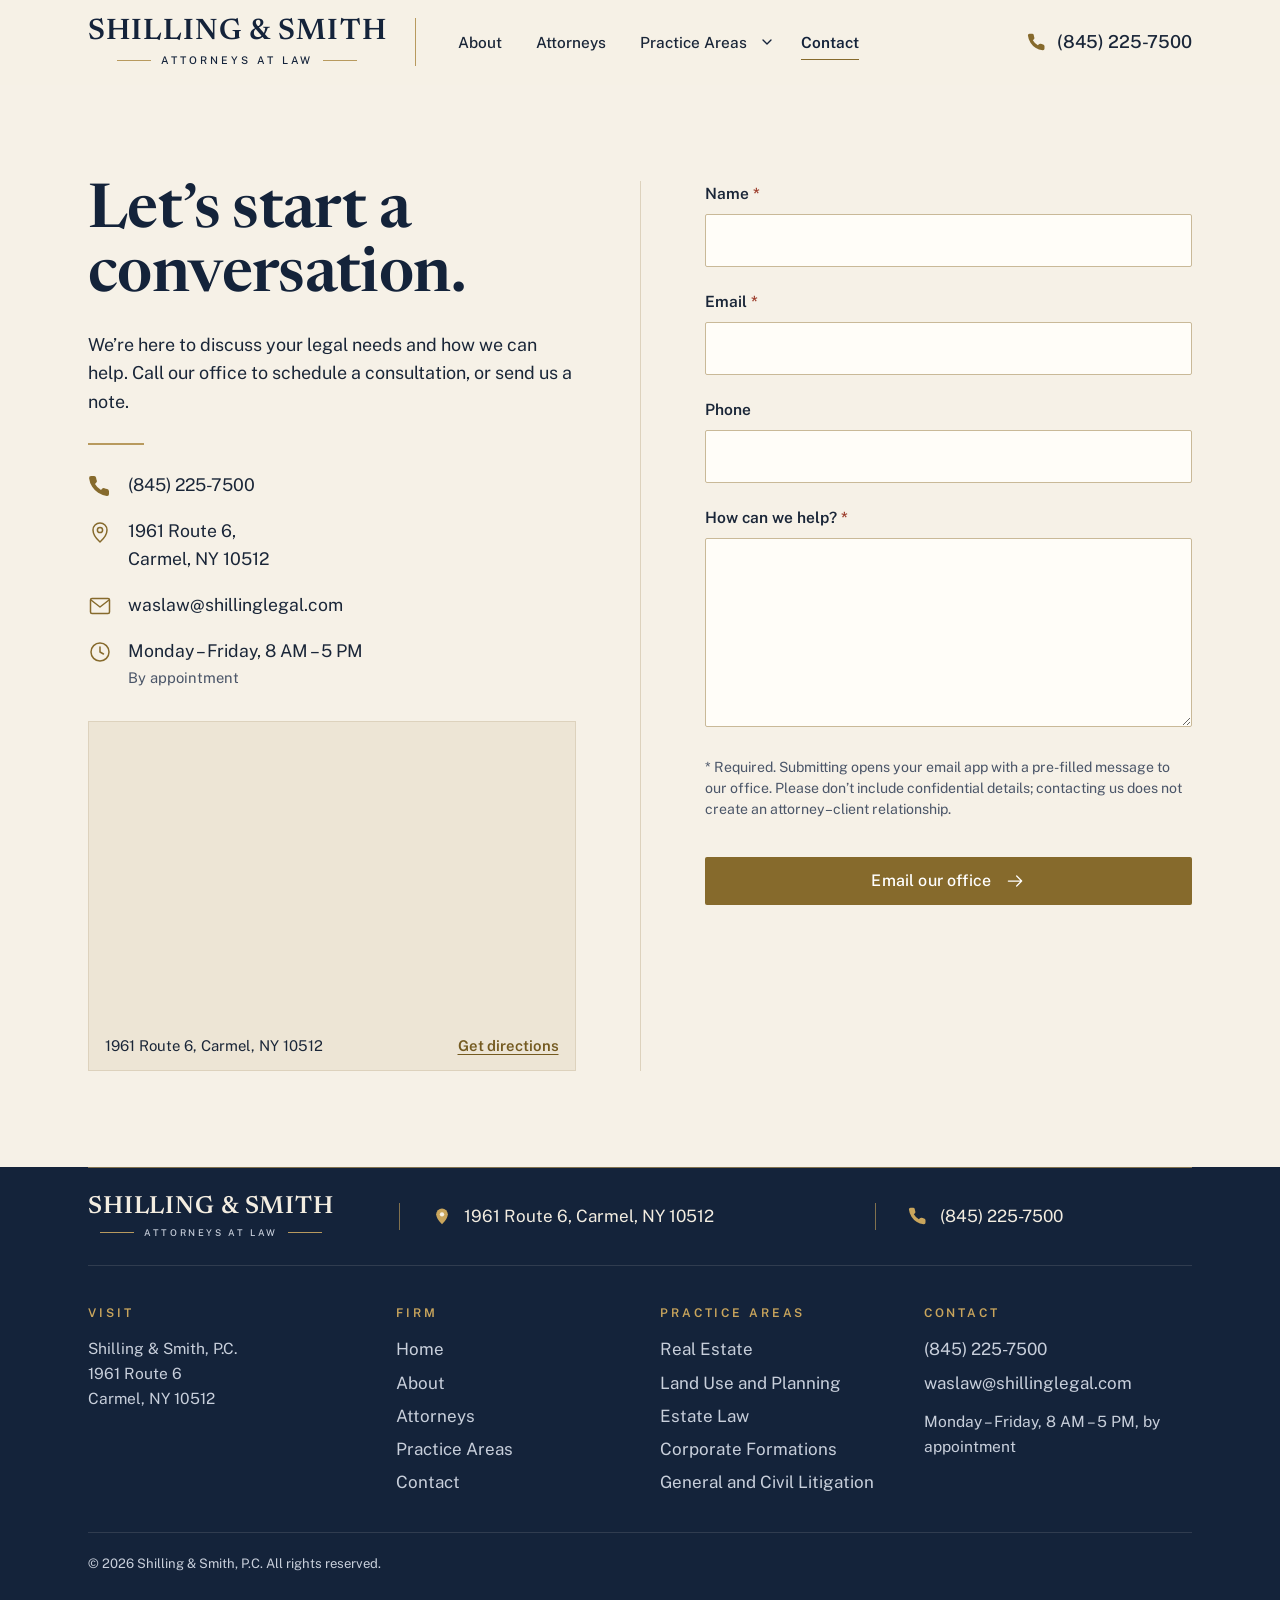
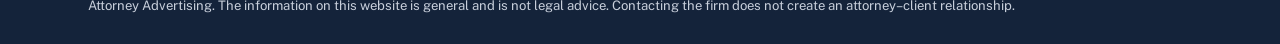
<file: contact.html>
<!doctype html>
<html lang="en">
<head>
<meta charset="utf-8">
<meta name="viewport" content="width=device-width, initial-scale=1">
<title>Contact | Shilling &amp; Smith, P.C.</title>
<meta name="description" content="Contact Shilling &amp; Smith, P.C. at 1961 Route 6, Carmel, NY 10512, or call (845) 225-7500 to schedule a consultation.">
<!-- PRE-LAUNCH: keeps search engines from indexing the draft site. Remove from every page at launch. -->
<meta name="robots" content="noindex, nofollow">
<meta name="theme-color" content="#14233a">
<meta property="og:type" content="website">
<meta property="og:site_name" content="Shilling &amp; Smith, P.C.">
<meta property="og:title" content="Contact | Shilling &amp; Smith, P.C.">
<meta property="og:description" content="Contact Shilling &amp; Smith, P.C. at 1961 Route 6, Carmel, NY 10512, or call (845) 225-7500 to schedule a consultation.">
<link rel="icon" href="assets/img/favicon.svg" type="image/svg+xml">
<link rel="preconnect" href="https://fonts.googleapis.com">
<link rel="preconnect" href="https://fonts.gstatic.com" crossorigin>
<link rel="stylesheet" href="https://fonts.googleapis.com/css2?family=Newsreader:ital,opsz,wght@0,6..72,400;0,6..72,500;0,6..72,600;1,6..72,400;1,6..72,500&amp;family=Public+Sans:wght@400;500;600&amp;display=swap">
<link rel="stylesheet" href="assets/css/styles.css">
<script src="assets/js/main.js" defer></script>
</head>
<body>
<a class="skip-link" href="#main">Skip to main content</a>
<header class="site-header">
  <div class="wrap site-header__inner">
    <a class="brand" href="index.html" aria-label="Shilling &amp; Smith, Attorneys at Law — home"><span class="brand__name">Shilling &amp; Smith</span><span class="brand__tag">Attorneys at Law</span></a>
    <button class="nav-toggle" type="button" aria-expanded="false" aria-controls="site-nav" aria-label="Open menu">
      <svg class="icon icon-open" viewBox="0 0 24 24" aria-hidden="true" focusable="false"><path d="M3 6h18M3 12h18M3 18h18"/></svg><svg class="icon icon-close" viewBox="0 0 24 24" aria-hidden="true" focusable="false"><path d="M5 5l14 14M19 5 5 19"/></svg>
    </button>
    <nav class="site-nav" id="site-nav" aria-label="Main">
      <ul class="site-nav__list">
        <li><a class="top-link" href="about.html">About</a></li><li><a class="top-link" href="attorneys.html">Attorneys</a></li><li class="has-sub">
          <div class="nav-item">
            <a class="top-link" href="practice-areas.html">Practice Areas</a>
            <button class="sub-toggle" type="button" aria-expanded="false" aria-controls="sub-practice">
              <span class="sr-only">Show practice areas</span><svg class="icon" viewBox="0 0 24 24" aria-hidden="true" focusable="false"><path d="m6 9 6 6 6-6"/></svg>
            </button>
          </div>
          <ul class="sub-menu" id="sub-practice">
            <li><a href="real-estate.html"><svg class="icon" viewBox="0 0 24 24" aria-hidden="true" focusable="false"><g transform="scale(.5)"><path d="M6 23 24 8l18 15"/><path d="M11 19v22h26V19"/><path d="M33 13V7h4v9.5"/><rect x="19" y="20" width="10" height="8"/><path d="M24 20v8M19 24h10"/><path d="M20 41v-8h8v8"/><path d="M4 41h40"/></g></svg><span>Real Estate</span></a></li><li><a href="land-use-planning.html"><svg class="icon" viewBox="0 0 24 24" aria-hidden="true" focusable="false"><g transform="scale(.5)"><path d="M3 38c7-6 14-9 22-8s14 4 20 1"/><path d="M8 44c8-5 18-6 26-4s8 2 11 1"/><path d="M14 6 9 15h3l-4 7h5l-4 7h11l-4-7h5l-4-7h3Z"/><path d="M14 29v4"/><path d="M27 12l-3.5 6.5h2.5l-3 5.5h8l-3-5.5h2.5Z"/><path d="M27 24v3"/></g></svg><span>Land Use and Planning</span></a></li><li><a href="estate-law.html"><svg class="icon" viewBox="0 0 24 24" aria-hidden="true" focusable="false"><g transform="scale(.5)"><path d="M24 44V22"/><path d="M24 30l-7-5M24 26l7-6M24 34l6-4"/><path d="M17 25c-3 0-6-2-6-5s2-4 4-4c0-4 3-7 6-7 2-3 4-4 6-3 3-1 6 1 7 4 3 0 5 2 5 5 2 1 3 3 2 5-1 3-3 4-6 4"/><path d="M17 44h14"/><path d="M19 44c2-1 3-3 5-4 2 1 3 3 5 4"/></g></svg><span>Estate Law</span></a></li><li><a href="corporate-formations.html"><svg class="icon" viewBox="0 0 24 24" aria-hidden="true" focusable="false"><g transform="scale(.5)"><path d="M5 15 24 5l19 10"/><path d="M5 15h38"/><path d="M8 19h32"/><path d="M11 19v19M18 19v19M30 19v19M37 19v19"/><path d="M24 19v19" /><path d="M7 38h34M4 43h40"/></g></svg><span>Corporate Formations</span></a></li><li><a href="civil-litigation.html"><svg class="icon" viewBox="0 0 24 24" aria-hidden="true" focusable="false"><g transform="scale(.5)"><path d="M24 6v34"/><circle cx="24" cy="6" r="2"/><path d="M8 12h32"/><path d="M8 12 3 26h10L8 12Z"/><path d="M3 26a5 4 0 0 0 10 0"/><path d="M40 12l-5 14h10l-5-14Z"/><path d="M35 26a5 4 0 0 0 10 0"/><path d="M16 44h16M19 40h10"/></g></svg><span>General and Civil Litigation</span></a></li>
            <li class="sub-menu__all"><a href="practice-areas.html"><span>View all practice areas</span><svg class="icon" viewBox="0 0 24 24" aria-hidden="true" focusable="false"><path d="M4 12h16M14 6l6 6-6 6"/></svg></a></li>
          </ul>
        </li><li><a class="top-link" href="contact.html" aria-current="page">Contact</a></li>
      </ul>
      <a class="header-phone" href="tel:+18452257500"><svg class="icon" viewBox="0 0 24 24" aria-hidden="true" focusable="false"><path d="M21 16.9v3a2 2 0 0 1-2.2 2 19.8 19.8 0 0 1-8.6-3.1 19.5 19.5 0 0 1-6-6A19.8 19.8 0 0 1 1.1 4.2 2 2 0 0 1 3.1 2h3a2 2 0 0 1 2 1.7c.1 1 .4 1.9.7 2.8a2 2 0 0 1-.5 2.1L7 9.9a16 16 0 0 0 6 6l1.3-1.3a2 2 0 0 1 2.1-.4c.9.3 1.8.6 2.8.7a2 2 0 0 1 1.7 2Z" fill="currentColor" stroke="none"/></svg><span><span class="sr-only">Call </span>(845) 225-7500</span></a>
    </nav>
  </div>
</header>
<main id="main">
<section class="section" aria-labelledby="page-title">
  <div class="wrap contact">
    <div>
      <h1 id="page-title">Let&rsquo;s start a conversation.</h1>
      <p class="contact__lede">We&rsquo;re here to discuss your legal needs and how we can help. Call our office to schedule a consultation, or send us a note.</p>
      <span class="rule" aria-hidden="true"></span>
      <ul class="contact-details">
        <li><svg class="icon" viewBox="0 0 24 24" aria-hidden="true" focusable="false"><path d="M21 16.9v3a2 2 0 0 1-2.2 2 19.8 19.8 0 0 1-8.6-3.1 19.5 19.5 0 0 1-6-6A19.8 19.8 0 0 1 1.1 4.2 2 2 0 0 1 3.1 2h3a2 2 0 0 1 2 1.7c.1 1 .4 1.9.7 2.8a2 2 0 0 1-.5 2.1L7 9.9a16 16 0 0 0 6 6l1.3-1.3a2 2 0 0 1 2.1-.4c.9.3 1.8.6 2.8.7a2 2 0 0 1 1.7 2Z" fill="currentColor" stroke="none"/></svg><a href="tel:+18452257500">(845) 225-7500</a></li>
        <li><svg class="icon" viewBox="0 0 24 24" aria-hidden="true" focusable="false"><path d="M12 22s7-6.2 7-12a7 7 0 1 0-14 0c0 5.8 7 12 7 12Z"/><circle cx="12" cy="10" r="2.6"/></svg><address style="font-style:normal">1961 Route 6,<br>Carmel, NY 10512</address></li>
        <li><svg class="icon" viewBox="0 0 24 24" aria-hidden="true" focusable="false"><rect x="2.5" y="4.5" width="19" height="15" rx="1.5"/><path d="m3 6 9 7 9-7"/></svg><a href="mailto:waslaw@shillinglegal.com">waslaw@shillinglegal.com</a></li>
        <li><svg class="icon" viewBox="0 0 24 24" aria-hidden="true" focusable="false"><circle cx="12" cy="12" r="9"/><path d="M12 7v5l3.5 2"/></svg><span>Monday &ndash; Friday, 8 AM &ndash; 5 PM<small>By appointment</small></span></li>
      </ul>
      <div class="map">
        <iframe src="https://www.google.com/maps?q=1961+Route+6,+Carmel,+NY+10512&amp;output=embed" title="Map showing 1961 Route 6, Carmel, NY 10512" loading="lazy" referrerpolicy="no-referrer-when-downgrade"></iframe>
        <p class="map__link"><span>1961 Route 6, Carmel, NY 10512</span><a href="https://www.google.com/maps/search/?api=1&query=1961+Route+6%2C+Carmel%2C+NY+10512" target="_blank" rel="noopener">Get directions<span class="sr-only"> (opens in a new tab)</span></a></p>
      </div>
    </div>

    <span class="contact__divider" aria-hidden="true"></span>

    <div>
      <h2 class="sr-only">Send us a note</h2>
      <!-- No server-side handler is connected yet. main.js opens the visitor's email app with a pre-filled message.
           Replace with a tested form endpoint before claiming that the form sends messages. -->
      <form class="form" id="contact-form" action="mailto:waslaw@shillinglegal.com" method="post" enctype="text/plain" novalidate data-mailto="waslaw@shillinglegal.com">
        <div class="field">
          <label for="cf-name">Name <span class="req" aria-hidden="true">*</span></label>
          <input id="cf-name" name="name" type="text" autocomplete="name" required aria-describedby="cf-name-error">
          <span class="field__error" id="cf-name-error" aria-live="polite"></span>
        </div>
        <div class="field">
          <label for="cf-email">Email <span class="req" aria-hidden="true">*</span></label>
          <input id="cf-email" name="email" type="email" autocomplete="email" required aria-describedby="cf-email-error">
          <span class="field__error" id="cf-email-error" aria-live="polite"></span>
        </div>
        <div class="field">
          <label for="cf-phone">Phone</label>
          <input id="cf-phone" name="phone" type="tel" autocomplete="tel">
        </div>
        <div class="field">
          <label for="cf-message">How can we help? <span class="req" aria-hidden="true">*</span></label>
          <textarea id="cf-message" name="message" rows="6" required aria-describedby="cf-message-error cf-note"></textarea>
          <span class="field__error" id="cf-message-error" aria-live="polite"></span>
        </div>
        <p class="form__note" id="cf-note"><span aria-hidden="true">*</span> Required. Submitting opens your email app with a pre-filled message to our office. Please don&rsquo;t include confidential details; contacting us does not create an attorney&ndash;client relationship.</p>
        <button class="btn btn--gold" type="submit">Email our office <svg class="icon" viewBox="0 0 24 24" aria-hidden="true" focusable="false"><path d="M4 12h16M14 6l6 6-6 6"/></svg></button>
        <p class="form__status" id="form-status" role="status" aria-live="polite"></p>
      </form>
    </div>
  </div>
</section>
</main>
<footer class="site-footer">
  <div class="wrap">
    <div class="footer-bar">
      <a class="brand brand--light" href="index.html" aria-label="Shilling &amp; Smith, Attorneys at Law — home"><span class="brand__name">Shilling &amp; Smith</span><span class="brand__tag">Attorneys at Law</span></a>
      <a class="footer-contact" href="https://www.google.com/maps/search/?api=1&query=1961+Route+6%2C+Carmel%2C+NY+10512" target="_blank" rel="noopener"><svg class="icon" viewBox="0 0 24 24" aria-hidden="true" focusable="false"><path d="M12 22s7-6.2 7-12a7 7 0 1 0-14 0c0 5.8 7 12 7 12Z" fill="currentColor" stroke="none"/><circle cx="12" cy="10" r="2.6" fill="#f6f1e7" stroke="none"/></svg><span>1961 Route 6, Carmel, NY 10512<span class="sr-only"> (opens map in a new tab)</span></span></a>
      <a class="footer-contact" href="tel:+18452257500"><svg class="icon" viewBox="0 0 24 24" aria-hidden="true" focusable="false"><path d="M21 16.9v3a2 2 0 0 1-2.2 2 19.8 19.8 0 0 1-8.6-3.1 19.5 19.5 0 0 1-6-6A19.8 19.8 0 0 1 1.1 4.2 2 2 0 0 1 3.1 2h3a2 2 0 0 1 2 1.7c.1 1 .4 1.9.7 2.8a2 2 0 0 1-.5 2.1L7 9.9a16 16 0 0 0 6 6l1.3-1.3a2 2 0 0 1 2.1-.4c.9.3 1.8.6 2.8.7a2 2 0 0 1 1.7 2Z" fill="currentColor" stroke="none"/></svg><span>(845) 225-7500</span></a>
    </div>
    <div class="footer-main">
      <div>
        <h2>Visit</h2>
        <address>Shilling &amp; Smith, P.C.<br>1961 Route 6<br>Carmel, NY 10512</address>
      </div>
      <div>
        <h2>Firm</h2>
        <ul><li><a href="index.html">Home</a></li><li><a href="about.html">About</a></li><li><a href="attorneys.html">Attorneys</a></li><li><a href="practice-areas.html">Practice Areas</a></li><li><a href="contact.html">Contact</a></li></ul>
      </div>
      <div>
        <h2>Practice Areas</h2>
        <ul><li><a href="real-estate.html">Real Estate</a></li><li><a href="land-use-planning.html">Land Use and Planning</a></li><li><a href="estate-law.html">Estate Law</a></li><li><a href="corporate-formations.html">Corporate Formations</a></li><li><a href="civil-litigation.html">General and Civil Litigation</a></li></ul>
      </div>
      <div>
        <h2>Contact</h2>
        <ul>
          <li><a href="tel:+18452257500">(845) 225-7500</a></li>
          <li><a href="mailto:waslaw@shillinglegal.com">waslaw@shillinglegal.com</a></li>
        </ul>
        <p style="margin-top:12px">Monday – Friday, 8 AM – 5 PM, by appointment</p>
      </div>
    </div>
    <div class="footer-legal">
      <p>&copy; <span data-year>2026</span> Shilling &amp; Smith, P.C. All rights reserved.</p>
      <p>Attorney Advertising. The information on this website is general and is not legal advice. Contacting the firm does not create an attorney&ndash;client relationship.</p>
    </div>
  </div>
</footer>
</body>
</html>
</file>
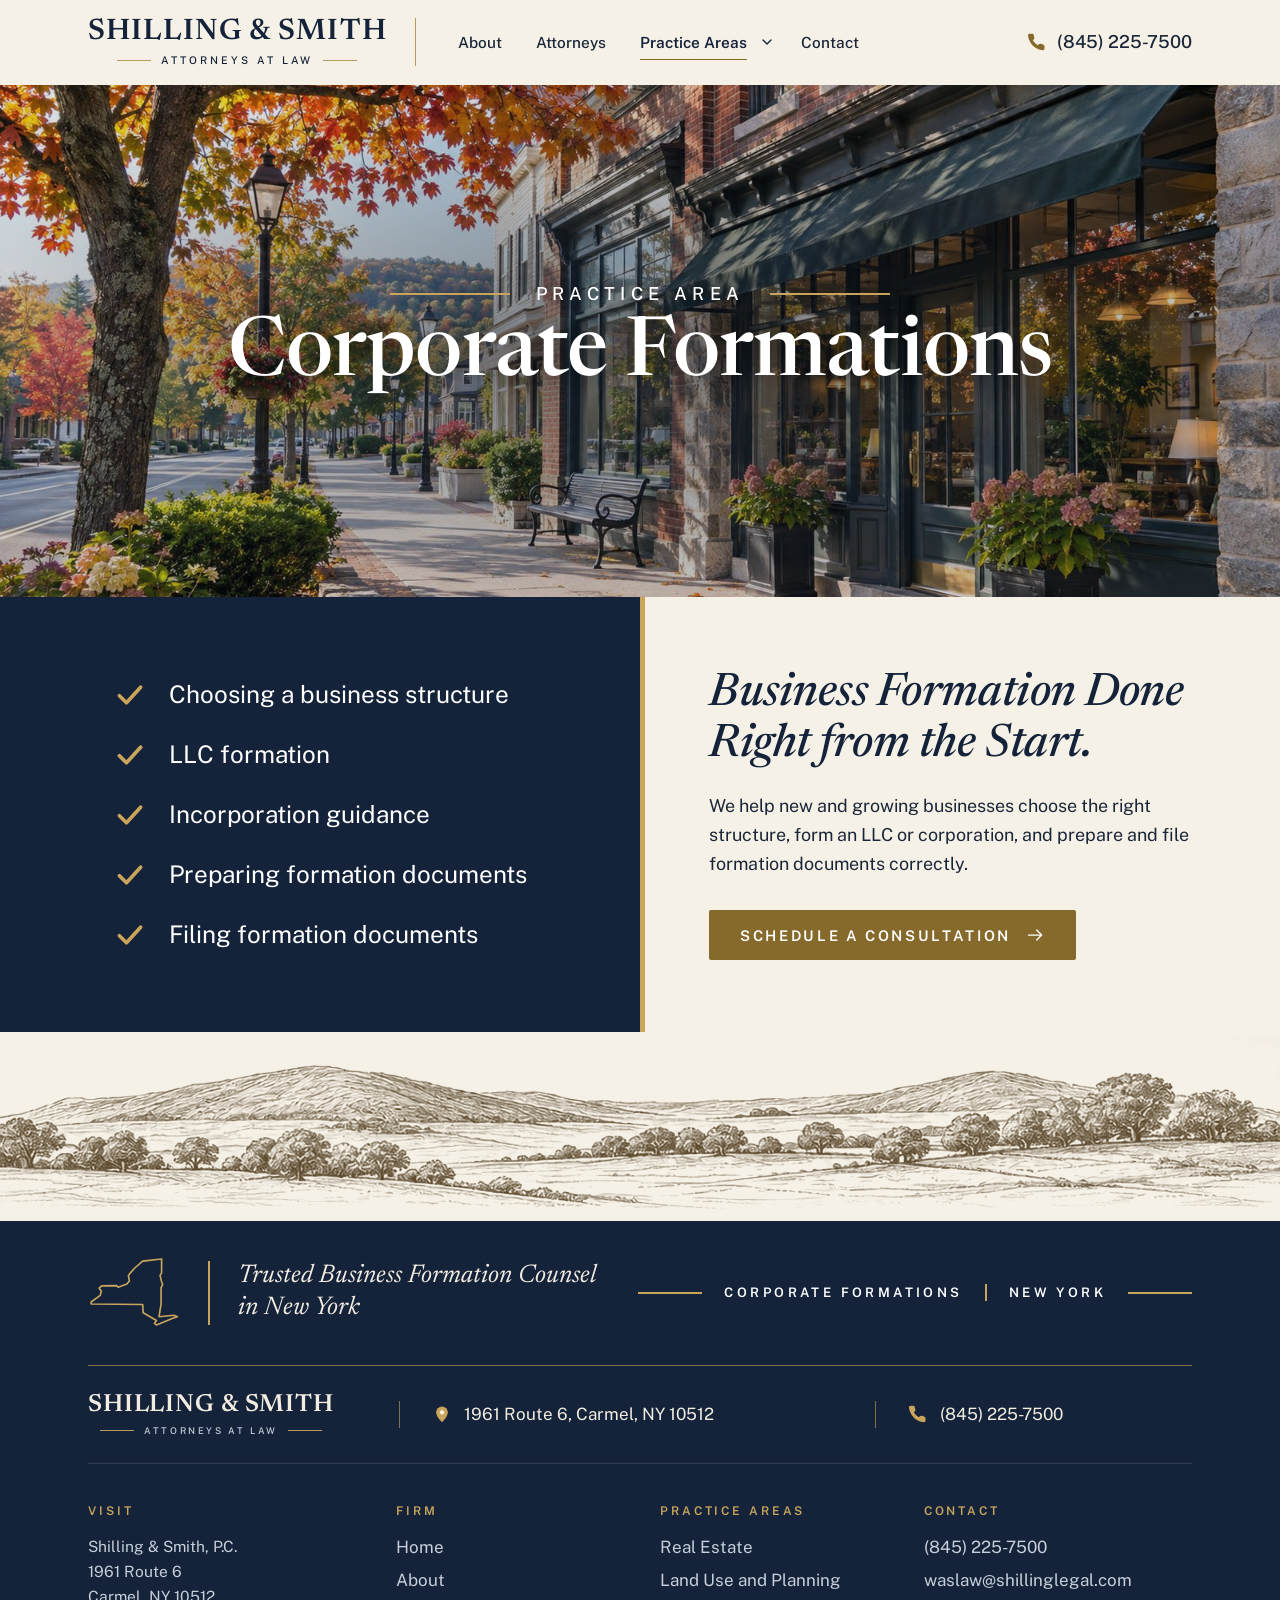
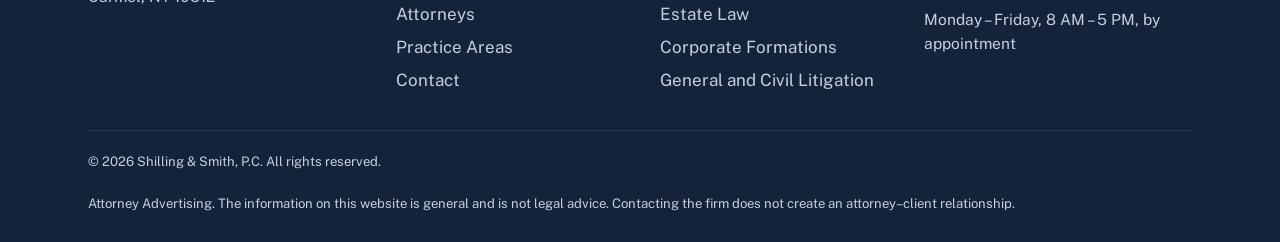
<file: corporate-formations.html>
<!doctype html>
<html lang="en">
<head>
<meta charset="utf-8">
<meta name="viewport" content="width=device-width, initial-scale=1">
<title>Corporate Formations | Shilling &amp; Smith, P.C.</title>
<meta name="description" content="Corporate formation counsel in Carmel, NY: choosing a business structure, LLC formation, incorporation guidance, and formation documents.">
<!-- PRE-LAUNCH: keeps search engines from indexing the draft site. Remove from every page at launch. -->
<meta name="robots" content="noindex, nofollow">
<meta name="theme-color" content="#14233a">
<meta property="og:type" content="website">
<meta property="og:site_name" content="Shilling &amp; Smith, P.C.">
<meta property="og:title" content="Corporate Formations | Shilling &amp; Smith, P.C.">
<meta property="og:description" content="Corporate formation counsel in Carmel, NY: choosing a business structure, LLC formation, incorporation guidance, and formation documents.">
<link rel="icon" href="assets/img/favicon.svg" type="image/svg+xml">
<link rel="preconnect" href="https://fonts.googleapis.com">
<link rel="preconnect" href="https://fonts.gstatic.com" crossorigin>
<link rel="stylesheet" href="https://fonts.googleapis.com/css2?family=Newsreader:ital,opsz,wght@0,6..72,400;0,6..72,500;0,6..72,600;1,6..72,400;1,6..72,500&amp;family=Public+Sans:wght@400;500;600&amp;display=swap">
<link rel="stylesheet" href="assets/css/styles.css">
<script src="assets/js/main.js" defer></script>
</head>
<body>
<a class="skip-link" href="#main">Skip to main content</a>
<header class="site-header">
  <div class="wrap site-header__inner">
    <a class="brand" href="index.html" aria-label="Shilling &amp; Smith, Attorneys at Law — home"><span class="brand__name">Shilling &amp; Smith</span><span class="brand__tag">Attorneys at Law</span></a>
    <button class="nav-toggle" type="button" aria-expanded="false" aria-controls="site-nav" aria-label="Open menu">
      <svg class="icon icon-open" viewBox="0 0 24 24" aria-hidden="true" focusable="false"><path d="M3 6h18M3 12h18M3 18h18"/></svg><svg class="icon icon-close" viewBox="0 0 24 24" aria-hidden="true" focusable="false"><path d="M5 5l14 14M19 5 5 19"/></svg>
    </button>
    <nav class="site-nav" id="site-nav" aria-label="Main">
      <ul class="site-nav__list">
        <li><a class="top-link" href="about.html">About</a></li><li><a class="top-link" href="attorneys.html">Attorneys</a></li><li class="has-sub">
          <div class="nav-item">
            <a class="top-link" href="practice-areas.html" aria-current="true">Practice Areas</a>
            <button class="sub-toggle" type="button" aria-expanded="false" aria-controls="sub-practice">
              <span class="sr-only">Show practice areas</span><svg class="icon" viewBox="0 0 24 24" aria-hidden="true" focusable="false"><path d="m6 9 6 6 6-6"/></svg>
            </button>
          </div>
          <ul class="sub-menu" id="sub-practice">
            <li><a href="real-estate.html"><svg class="icon" viewBox="0 0 24 24" aria-hidden="true" focusable="false"><g transform="scale(.5)"><path d="M6 23 24 8l18 15"/><path d="M11 19v22h26V19"/><path d="M33 13V7h4v9.5"/><rect x="19" y="20" width="10" height="8"/><path d="M24 20v8M19 24h10"/><path d="M20 41v-8h8v8"/><path d="M4 41h40"/></g></svg><span>Real Estate</span></a></li><li><a href="land-use-planning.html"><svg class="icon" viewBox="0 0 24 24" aria-hidden="true" focusable="false"><g transform="scale(.5)"><path d="M3 38c7-6 14-9 22-8s14 4 20 1"/><path d="M8 44c8-5 18-6 26-4s8 2 11 1"/><path d="M14 6 9 15h3l-4 7h5l-4 7h11l-4-7h5l-4-7h3Z"/><path d="M14 29v4"/><path d="M27 12l-3.5 6.5h2.5l-3 5.5h8l-3-5.5h2.5Z"/><path d="M27 24v3"/></g></svg><span>Land Use and Planning</span></a></li><li><a href="estate-law.html"><svg class="icon" viewBox="0 0 24 24" aria-hidden="true" focusable="false"><g transform="scale(.5)"><path d="M24 44V22"/><path d="M24 30l-7-5M24 26l7-6M24 34l6-4"/><path d="M17 25c-3 0-6-2-6-5s2-4 4-4c0-4 3-7 6-7 2-3 4-4 6-3 3-1 6 1 7 4 3 0 5 2 5 5 2 1 3 3 2 5-1 3-3 4-6 4"/><path d="M17 44h14"/><path d="M19 44c2-1 3-3 5-4 2 1 3 3 5 4"/></g></svg><span>Estate Law</span></a></li><li><a href="corporate-formations.html" aria-current="page"><svg class="icon" viewBox="0 0 24 24" aria-hidden="true" focusable="false"><g transform="scale(.5)"><path d="M5 15 24 5l19 10"/><path d="M5 15h38"/><path d="M8 19h32"/><path d="M11 19v19M18 19v19M30 19v19M37 19v19"/><path d="M24 19v19" /><path d="M7 38h34M4 43h40"/></g></svg><span>Corporate Formations</span></a></li><li><a href="civil-litigation.html"><svg class="icon" viewBox="0 0 24 24" aria-hidden="true" focusable="false"><g transform="scale(.5)"><path d="M24 6v34"/><circle cx="24" cy="6" r="2"/><path d="M8 12h32"/><path d="M8 12 3 26h10L8 12Z"/><path d="M3 26a5 4 0 0 0 10 0"/><path d="M40 12l-5 14h10l-5-14Z"/><path d="M35 26a5 4 0 0 0 10 0"/><path d="M16 44h16M19 40h10"/></g></svg><span>General and Civil Litigation</span></a></li>
            <li class="sub-menu__all"><a href="practice-areas.html"><span>View all practice areas</span><svg class="icon" viewBox="0 0 24 24" aria-hidden="true" focusable="false"><path d="M4 12h16M14 6l6 6-6 6"/></svg></a></li>
          </ul>
        </li><li><a class="top-link" href="contact.html">Contact</a></li>
      </ul>
      <a class="header-phone" href="tel:+18452257500"><svg class="icon" viewBox="0 0 24 24" aria-hidden="true" focusable="false"><path d="M21 16.9v3a2 2 0 0 1-2.2 2 19.8 19.8 0 0 1-8.6-3.1 19.5 19.5 0 0 1-6-6A19.8 19.8 0 0 1 1.1 4.2 2 2 0 0 1 3.1 2h3a2 2 0 0 1 2 1.7c.1 1 .4 1.9.7 2.8a2 2 0 0 1-.5 2.1L7 9.9a16 16 0 0 0 6 6l1.3-1.3a2 2 0 0 1 2.1-.4c.9.3 1.8.6 2.8.7a2 2 0 0 1 1.7 2Z" fill="currentColor" stroke="none"/></svg><span><span class="sr-only">Call </span>(845) 225-7500</span></a>
    </nav>
  </div>
</header>
<main id="main">
<section class="pa-hero" aria-labelledby="page-title">
  <img class="pa-hero__img" src="assets/img/practice-corporate.jpg" alt="Brick storefronts with green awnings along an autumn main street" style="object-position:72% 50%" width="1600" height="900" fetchpriority="high">
  <div class="pa-hero__content">
    <p class="pa-hero__eyebrow">Practice Area</p>
    <h1 id="page-title">Corporate Formations</h1>
  </div>
</section>

<section class="pa-split" aria-labelledby="pa-tagline">
  <div class="pa-split__list on-navy">
    <h2 class="sr-only">How we can help</h2>
    <ul class="pa-checks"><li><svg class="icon" viewBox="0 0 24 24" aria-hidden="true" focusable="false"><path d="M4.5 12.5 9.5 17.5 19.5 6.5"/></svg><span>Choosing a business structure</span></li><li><svg class="icon" viewBox="0 0 24 24" aria-hidden="true" focusable="false"><path d="M4.5 12.5 9.5 17.5 19.5 6.5"/></svg><span>LLC formation</span></li><li><svg class="icon" viewBox="0 0 24 24" aria-hidden="true" focusable="false"><path d="M4.5 12.5 9.5 17.5 19.5 6.5"/></svg><span>Incorporation guidance</span></li><li><svg class="icon" viewBox="0 0 24 24" aria-hidden="true" focusable="false"><path d="M4.5 12.5 9.5 17.5 19.5 6.5"/></svg><span>Preparing formation documents</span></li><li><svg class="icon" viewBox="0 0 24 24" aria-hidden="true" focusable="false"><path d="M4.5 12.5 9.5 17.5 19.5 6.5"/></svg><span>Filing formation documents</span></li></ul>
  </div>
  <div class="pa-split__pitch">
    <h2 id="pa-tagline">Business Formation Done Right from the Start.</h2>
    <p>We help new and growing businesses choose the right structure, form an LLC or corporation, and prepare and file formation documents correctly.</p>
    <a class="btn btn--gold btn--caps" href="contact.html">Schedule a consultation <svg class="icon" viewBox="0 0 24 24" aria-hidden="true" focusable="false"><path d="M4 12h16M14 6l6 6-6 6"/></svg></a>
  </div>
</section>

<div class="pa-sketch" aria-hidden="true">
  <img src="assets/img/landscape-sketch.webp" alt="" width="2400" height="354" loading="lazy">
</div>

<section class="pa-strip on-navy" aria-label="Corporate Formations in New York">
  <div class="wrap pa-strip__inner">
    <div class="pa-strip__lead">
      <svg class="ny-outline" viewBox="12 14 90 70" aria-hidden="true" focusable="false"><path d="M15 60 L15 58 L24 51.5 L25 47.5 L23 44.5 L25.5 42.2 L40 42 L41.5 43.6 L50 40.5 L52.5 37.5 L51.5 32 L53.5 29.5 L57.5 25 L65.5 18 L84 16 L84 29.5 L82.5 32 L83.8 37.5 L85 41 L83.5 44 L83.5 60 L82.5 66 L81.5 72.5 L96 71 L99.5 72.5 L95 74 L79 80.5 L77 79 L79 76.2 L66 68.5 L65.5 60.5 Z"/></svg>
      <p>Trusted Business Formation Counsel<br>in New York</p>
    </div>
    <p class="pa-strip__label"><span>Corporate Formations</span><span>New York</span></p>
  </div>
</section>
</main>
<footer class="site-footer">
  <div class="wrap">
    <div class="footer-bar">
      <a class="brand brand--light" href="index.html" aria-label="Shilling &amp; Smith, Attorneys at Law — home"><span class="brand__name">Shilling &amp; Smith</span><span class="brand__tag">Attorneys at Law</span></a>
      <a class="footer-contact" href="https://www.google.com/maps/search/?api=1&query=1961+Route+6%2C+Carmel%2C+NY+10512" target="_blank" rel="noopener"><svg class="icon" viewBox="0 0 24 24" aria-hidden="true" focusable="false"><path d="M12 22s7-6.2 7-12a7 7 0 1 0-14 0c0 5.8 7 12 7 12Z" fill="currentColor" stroke="none"/><circle cx="12" cy="10" r="2.6" fill="#f6f1e7" stroke="none"/></svg><span>1961 Route 6, Carmel, NY 10512<span class="sr-only"> (opens map in a new tab)</span></span></a>
      <a class="footer-contact" href="tel:+18452257500"><svg class="icon" viewBox="0 0 24 24" aria-hidden="true" focusable="false"><path d="M21 16.9v3a2 2 0 0 1-2.2 2 19.8 19.8 0 0 1-8.6-3.1 19.5 19.5 0 0 1-6-6A19.8 19.8 0 0 1 1.1 4.2 2 2 0 0 1 3.1 2h3a2 2 0 0 1 2 1.7c.1 1 .4 1.9.7 2.8a2 2 0 0 1-.5 2.1L7 9.9a16 16 0 0 0 6 6l1.3-1.3a2 2 0 0 1 2.1-.4c.9.3 1.8.6 2.8.7a2 2 0 0 1 1.7 2Z" fill="currentColor" stroke="none"/></svg><span>(845) 225-7500</span></a>
    </div>
    <div class="footer-main">
      <div>
        <h2>Visit</h2>
        <address>Shilling &amp; Smith, P.C.<br>1961 Route 6<br>Carmel, NY 10512</address>
      </div>
      <div>
        <h2>Firm</h2>
        <ul><li><a href="index.html">Home</a></li><li><a href="about.html">About</a></li><li><a href="attorneys.html">Attorneys</a></li><li><a href="practice-areas.html">Practice Areas</a></li><li><a href="contact.html">Contact</a></li></ul>
      </div>
      <div>
        <h2>Practice Areas</h2>
        <ul><li><a href="real-estate.html">Real Estate</a></li><li><a href="land-use-planning.html">Land Use and Planning</a></li><li><a href="estate-law.html">Estate Law</a></li><li><a href="corporate-formations.html">Corporate Formations</a></li><li><a href="civil-litigation.html">General and Civil Litigation</a></li></ul>
      </div>
      <div>
        <h2>Contact</h2>
        <ul>
          <li><a href="tel:+18452257500">(845) 225-7500</a></li>
          <li><a href="mailto:waslaw@shillinglegal.com">waslaw@shillinglegal.com</a></li>
        </ul>
        <p style="margin-top:12px">Monday – Friday, 8 AM – 5 PM, by appointment</p>
      </div>
    </div>
    <div class="footer-legal">
      <p>&copy; <span data-year>2026</span> Shilling &amp; Smith, P.C. All rights reserved.</p>
      <p>Attorney Advertising. The information on this website is general and is not legal advice. Contacting the firm does not create an attorney&ndash;client relationship.</p>
    </div>
  </div>
</footer>
</body>
</html>
</file>
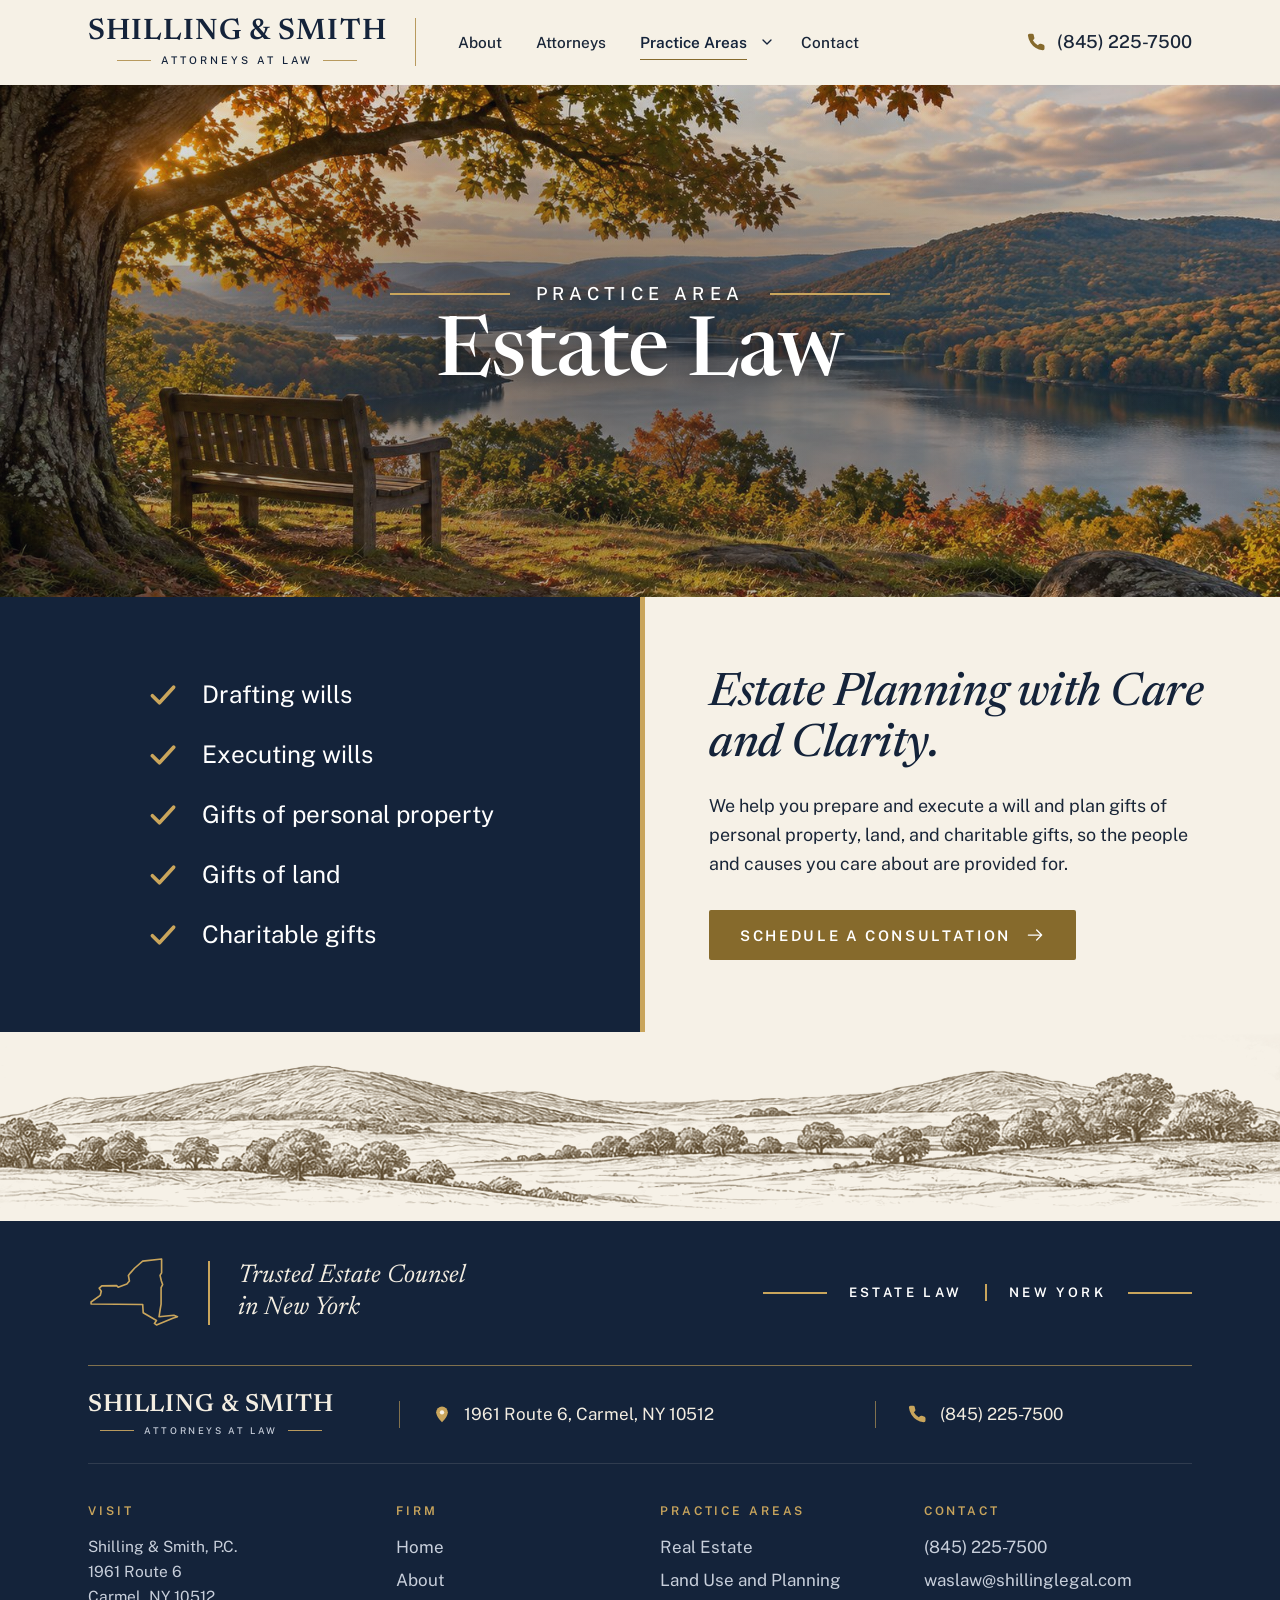
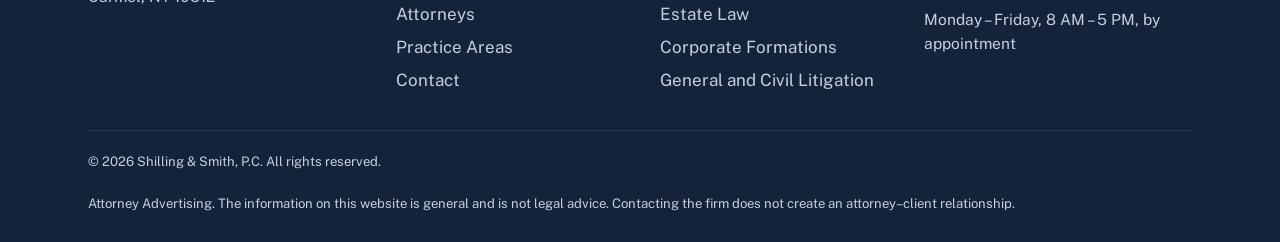
<file: estate-law.html>
<!doctype html>
<html lang="en">
<head>
<meta charset="utf-8">
<meta name="viewport" content="width=device-width, initial-scale=1">
<title>Estate Law | Shilling &amp; Smith, P.C.</title>
<meta name="description" content="Estate law counsel in Carmel, NY: drafting and executing wills, gifts of personal property and land, and charitable gifts.">
<!-- PRE-LAUNCH: keeps search engines from indexing the draft site. Remove from every page at launch. -->
<meta name="robots" content="noindex, nofollow">
<meta name="theme-color" content="#14233a">
<meta property="og:type" content="website">
<meta property="og:site_name" content="Shilling &amp; Smith, P.C.">
<meta property="og:title" content="Estate Law | Shilling &amp; Smith, P.C.">
<meta property="og:description" content="Estate law counsel in Carmel, NY: drafting and executing wills, gifts of personal property and land, and charitable gifts.">
<link rel="icon" href="assets/img/favicon.svg" type="image/svg+xml">
<link rel="preconnect" href="https://fonts.googleapis.com">
<link rel="preconnect" href="https://fonts.gstatic.com" crossorigin>
<link rel="stylesheet" href="https://fonts.googleapis.com/css2?family=Newsreader:ital,opsz,wght@0,6..72,400;0,6..72,500;0,6..72,600;1,6..72,400;1,6..72,500&amp;family=Public+Sans:wght@400;500;600&amp;display=swap">
<link rel="stylesheet" href="assets/css/styles.css">
<script src="assets/js/main.js" defer></script>
</head>
<body>
<a class="skip-link" href="#main">Skip to main content</a>
<header class="site-header">
  <div class="wrap site-header__inner">
    <a class="brand" href="index.html" aria-label="Shilling &amp; Smith, Attorneys at Law — home"><span class="brand__name">Shilling &amp; Smith</span><span class="brand__tag">Attorneys at Law</span></a>
    <button class="nav-toggle" type="button" aria-expanded="false" aria-controls="site-nav" aria-label="Open menu">
      <svg class="icon icon-open" viewBox="0 0 24 24" aria-hidden="true" focusable="false"><path d="M3 6h18M3 12h18M3 18h18"/></svg><svg class="icon icon-close" viewBox="0 0 24 24" aria-hidden="true" focusable="false"><path d="M5 5l14 14M19 5 5 19"/></svg>
    </button>
    <nav class="site-nav" id="site-nav" aria-label="Main">
      <ul class="site-nav__list">
        <li><a class="top-link" href="about.html">About</a></li><li><a class="top-link" href="attorneys.html">Attorneys</a></li><li class="has-sub">
          <div class="nav-item">
            <a class="top-link" href="practice-areas.html" aria-current="true">Practice Areas</a>
            <button class="sub-toggle" type="button" aria-expanded="false" aria-controls="sub-practice">
              <span class="sr-only">Show practice areas</span><svg class="icon" viewBox="0 0 24 24" aria-hidden="true" focusable="false"><path d="m6 9 6 6 6-6"/></svg>
            </button>
          </div>
          <ul class="sub-menu" id="sub-practice">
            <li><a href="real-estate.html"><svg class="icon" viewBox="0 0 24 24" aria-hidden="true" focusable="false"><g transform="scale(.5)"><path d="M6 23 24 8l18 15"/><path d="M11 19v22h26V19"/><path d="M33 13V7h4v9.5"/><rect x="19" y="20" width="10" height="8"/><path d="M24 20v8M19 24h10"/><path d="M20 41v-8h8v8"/><path d="M4 41h40"/></g></svg><span>Real Estate</span></a></li><li><a href="land-use-planning.html"><svg class="icon" viewBox="0 0 24 24" aria-hidden="true" focusable="false"><g transform="scale(.5)"><path d="M3 38c7-6 14-9 22-8s14 4 20 1"/><path d="M8 44c8-5 18-6 26-4s8 2 11 1"/><path d="M14 6 9 15h3l-4 7h5l-4 7h11l-4-7h5l-4-7h3Z"/><path d="M14 29v4"/><path d="M27 12l-3.5 6.5h2.5l-3 5.5h8l-3-5.5h2.5Z"/><path d="M27 24v3"/></g></svg><span>Land Use and Planning</span></a></li><li><a href="estate-law.html" aria-current="page"><svg class="icon" viewBox="0 0 24 24" aria-hidden="true" focusable="false"><g transform="scale(.5)"><path d="M24 44V22"/><path d="M24 30l-7-5M24 26l7-6M24 34l6-4"/><path d="M17 25c-3 0-6-2-6-5s2-4 4-4c0-4 3-7 6-7 2-3 4-4 6-3 3-1 6 1 7 4 3 0 5 2 5 5 2 1 3 3 2 5-1 3-3 4-6 4"/><path d="M17 44h14"/><path d="M19 44c2-1 3-3 5-4 2 1 3 3 5 4"/></g></svg><span>Estate Law</span></a></li><li><a href="corporate-formations.html"><svg class="icon" viewBox="0 0 24 24" aria-hidden="true" focusable="false"><g transform="scale(.5)"><path d="M5 15 24 5l19 10"/><path d="M5 15h38"/><path d="M8 19h32"/><path d="M11 19v19M18 19v19M30 19v19M37 19v19"/><path d="M24 19v19" /><path d="M7 38h34M4 43h40"/></g></svg><span>Corporate Formations</span></a></li><li><a href="civil-litigation.html"><svg class="icon" viewBox="0 0 24 24" aria-hidden="true" focusable="false"><g transform="scale(.5)"><path d="M24 6v34"/><circle cx="24" cy="6" r="2"/><path d="M8 12h32"/><path d="M8 12 3 26h10L8 12Z"/><path d="M3 26a5 4 0 0 0 10 0"/><path d="M40 12l-5 14h10l-5-14Z"/><path d="M35 26a5 4 0 0 0 10 0"/><path d="M16 44h16M19 40h10"/></g></svg><span>General and Civil Litigation</span></a></li>
            <li class="sub-menu__all"><a href="practice-areas.html"><span>View all practice areas</span><svg class="icon" viewBox="0 0 24 24" aria-hidden="true" focusable="false"><path d="M4 12h16M14 6l6 6-6 6"/></svg></a></li>
          </ul>
        </li><li><a class="top-link" href="contact.html">Contact</a></li>
      </ul>
      <a class="header-phone" href="tel:+18452257500"><svg class="icon" viewBox="0 0 24 24" aria-hidden="true" focusable="false"><path d="M21 16.9v3a2 2 0 0 1-2.2 2 19.8 19.8 0 0 1-8.6-3.1 19.5 19.5 0 0 1-6-6A19.8 19.8 0 0 1 1.1 4.2 2 2 0 0 1 3.1 2h3a2 2 0 0 1 2 1.7c.1 1 .4 1.9.7 2.8a2 2 0 0 1-.5 2.1L7 9.9a16 16 0 0 0 6 6l1.3-1.3a2 2 0 0 1 2.1-.4c.9.3 1.8.6 2.8.7a2 2 0 0 1 1.7 2Z" fill="currentColor" stroke="none"/></svg><span><span class="sr-only">Call </span>(845) 225-7500</span></a>
    </nav>
  </div>
</header>
<main id="main">
<section class="pa-hero" aria-labelledby="page-title">
  <img class="pa-hero__img" src="assets/img/practice-estate.jpg" alt="A bench beneath an old oak overlooking a Hudson Valley lake in autumn" style="object-position:22% 60%" width="1600" height="819" fetchpriority="high">
  <div class="pa-hero__content">
    <p class="pa-hero__eyebrow">Practice Area</p>
    <h1 id="page-title">Estate Law</h1>
  </div>
</section>

<section class="pa-split" aria-labelledby="pa-tagline">
  <div class="pa-split__list on-navy">
    <h2 class="sr-only">How we can help</h2>
    <ul class="pa-checks"><li><svg class="icon" viewBox="0 0 24 24" aria-hidden="true" focusable="false"><path d="M4.5 12.5 9.5 17.5 19.5 6.5"/></svg><span>Drafting wills</span></li><li><svg class="icon" viewBox="0 0 24 24" aria-hidden="true" focusable="false"><path d="M4.5 12.5 9.5 17.5 19.5 6.5"/></svg><span>Executing wills</span></li><li><svg class="icon" viewBox="0 0 24 24" aria-hidden="true" focusable="false"><path d="M4.5 12.5 9.5 17.5 19.5 6.5"/></svg><span>Gifts of personal property</span></li><li><svg class="icon" viewBox="0 0 24 24" aria-hidden="true" focusable="false"><path d="M4.5 12.5 9.5 17.5 19.5 6.5"/></svg><span>Gifts of land</span></li><li><svg class="icon" viewBox="0 0 24 24" aria-hidden="true" focusable="false"><path d="M4.5 12.5 9.5 17.5 19.5 6.5"/></svg><span>Charitable gifts</span></li></ul>
  </div>
  <div class="pa-split__pitch">
    <h2 id="pa-tagline">Estate Planning with Care and Clarity.</h2>
    <p>We help you prepare and execute a will and plan gifts of personal property, land, and charitable gifts, so the people and causes you care about are provided for.</p>
    <a class="btn btn--gold btn--caps" href="contact.html">Schedule a consultation <svg class="icon" viewBox="0 0 24 24" aria-hidden="true" focusable="false"><path d="M4 12h16M14 6l6 6-6 6"/></svg></a>
  </div>
</section>

<div class="pa-sketch" aria-hidden="true">
  <img src="assets/img/landscape-sketch.webp" alt="" width="2400" height="354" loading="lazy">
</div>

<section class="pa-strip on-navy" aria-label="Estate Law in New York">
  <div class="wrap pa-strip__inner">
    <div class="pa-strip__lead">
      <svg class="ny-outline" viewBox="12 14 90 70" aria-hidden="true" focusable="false"><path d="M15 60 L15 58 L24 51.5 L25 47.5 L23 44.5 L25.5 42.2 L40 42 L41.5 43.6 L50 40.5 L52.5 37.5 L51.5 32 L53.5 29.5 L57.5 25 L65.5 18 L84 16 L84 29.5 L82.5 32 L83.8 37.5 L85 41 L83.5 44 L83.5 60 L82.5 66 L81.5 72.5 L96 71 L99.5 72.5 L95 74 L79 80.5 L77 79 L79 76.2 L66 68.5 L65.5 60.5 Z"/></svg>
      <p>Trusted Estate Counsel<br>in New York</p>
    </div>
    <p class="pa-strip__label"><span>Estate Law</span><span>New York</span></p>
  </div>
</section>
</main>
<footer class="site-footer">
  <div class="wrap">
    <div class="footer-bar">
      <a class="brand brand--light" href="index.html" aria-label="Shilling &amp; Smith, Attorneys at Law — home"><span class="brand__name">Shilling &amp; Smith</span><span class="brand__tag">Attorneys at Law</span></a>
      <a class="footer-contact" href="https://www.google.com/maps/search/?api=1&query=1961+Route+6%2C+Carmel%2C+NY+10512" target="_blank" rel="noopener"><svg class="icon" viewBox="0 0 24 24" aria-hidden="true" focusable="false"><path d="M12 22s7-6.2 7-12a7 7 0 1 0-14 0c0 5.8 7 12 7 12Z" fill="currentColor" stroke="none"/><circle cx="12" cy="10" r="2.6" fill="#f6f1e7" stroke="none"/></svg><span>1961 Route 6, Carmel, NY 10512<span class="sr-only"> (opens map in a new tab)</span></span></a>
      <a class="footer-contact" href="tel:+18452257500"><svg class="icon" viewBox="0 0 24 24" aria-hidden="true" focusable="false"><path d="M21 16.9v3a2 2 0 0 1-2.2 2 19.8 19.8 0 0 1-8.6-3.1 19.5 19.5 0 0 1-6-6A19.8 19.8 0 0 1 1.1 4.2 2 2 0 0 1 3.1 2h3a2 2 0 0 1 2 1.7c.1 1 .4 1.9.7 2.8a2 2 0 0 1-.5 2.1L7 9.9a16 16 0 0 0 6 6l1.3-1.3a2 2 0 0 1 2.1-.4c.9.3 1.8.6 2.8.7a2 2 0 0 1 1.7 2Z" fill="currentColor" stroke="none"/></svg><span>(845) 225-7500</span></a>
    </div>
    <div class="footer-main">
      <div>
        <h2>Visit</h2>
        <address>Shilling &amp; Smith, P.C.<br>1961 Route 6<br>Carmel, NY 10512</address>
      </div>
      <div>
        <h2>Firm</h2>
        <ul><li><a href="index.html">Home</a></li><li><a href="about.html">About</a></li><li><a href="attorneys.html">Attorneys</a></li><li><a href="practice-areas.html">Practice Areas</a></li><li><a href="contact.html">Contact</a></li></ul>
      </div>
      <div>
        <h2>Practice Areas</h2>
        <ul><li><a href="real-estate.html">Real Estate</a></li><li><a href="land-use-planning.html">Land Use and Planning</a></li><li><a href="estate-law.html">Estate Law</a></li><li><a href="corporate-formations.html">Corporate Formations</a></li><li><a href="civil-litigation.html">General and Civil Litigation</a></li></ul>
      </div>
      <div>
        <h2>Contact</h2>
        <ul>
          <li><a href="tel:+18452257500">(845) 225-7500</a></li>
          <li><a href="mailto:waslaw@shillinglegal.com">waslaw@shillinglegal.com</a></li>
        </ul>
        <p style="margin-top:12px">Monday – Friday, 8 AM – 5 PM, by appointment</p>
      </div>
    </div>
    <div class="footer-legal">
      <p>&copy; <span data-year>2026</span> Shilling &amp; Smith, P.C. All rights reserved.</p>
      <p>Attorney Advertising. The information on this website is general and is not legal advice. Contacting the firm does not create an attorney&ndash;client relationship.</p>
    </div>
  </div>
</footer>
</body>
</html>
</file>
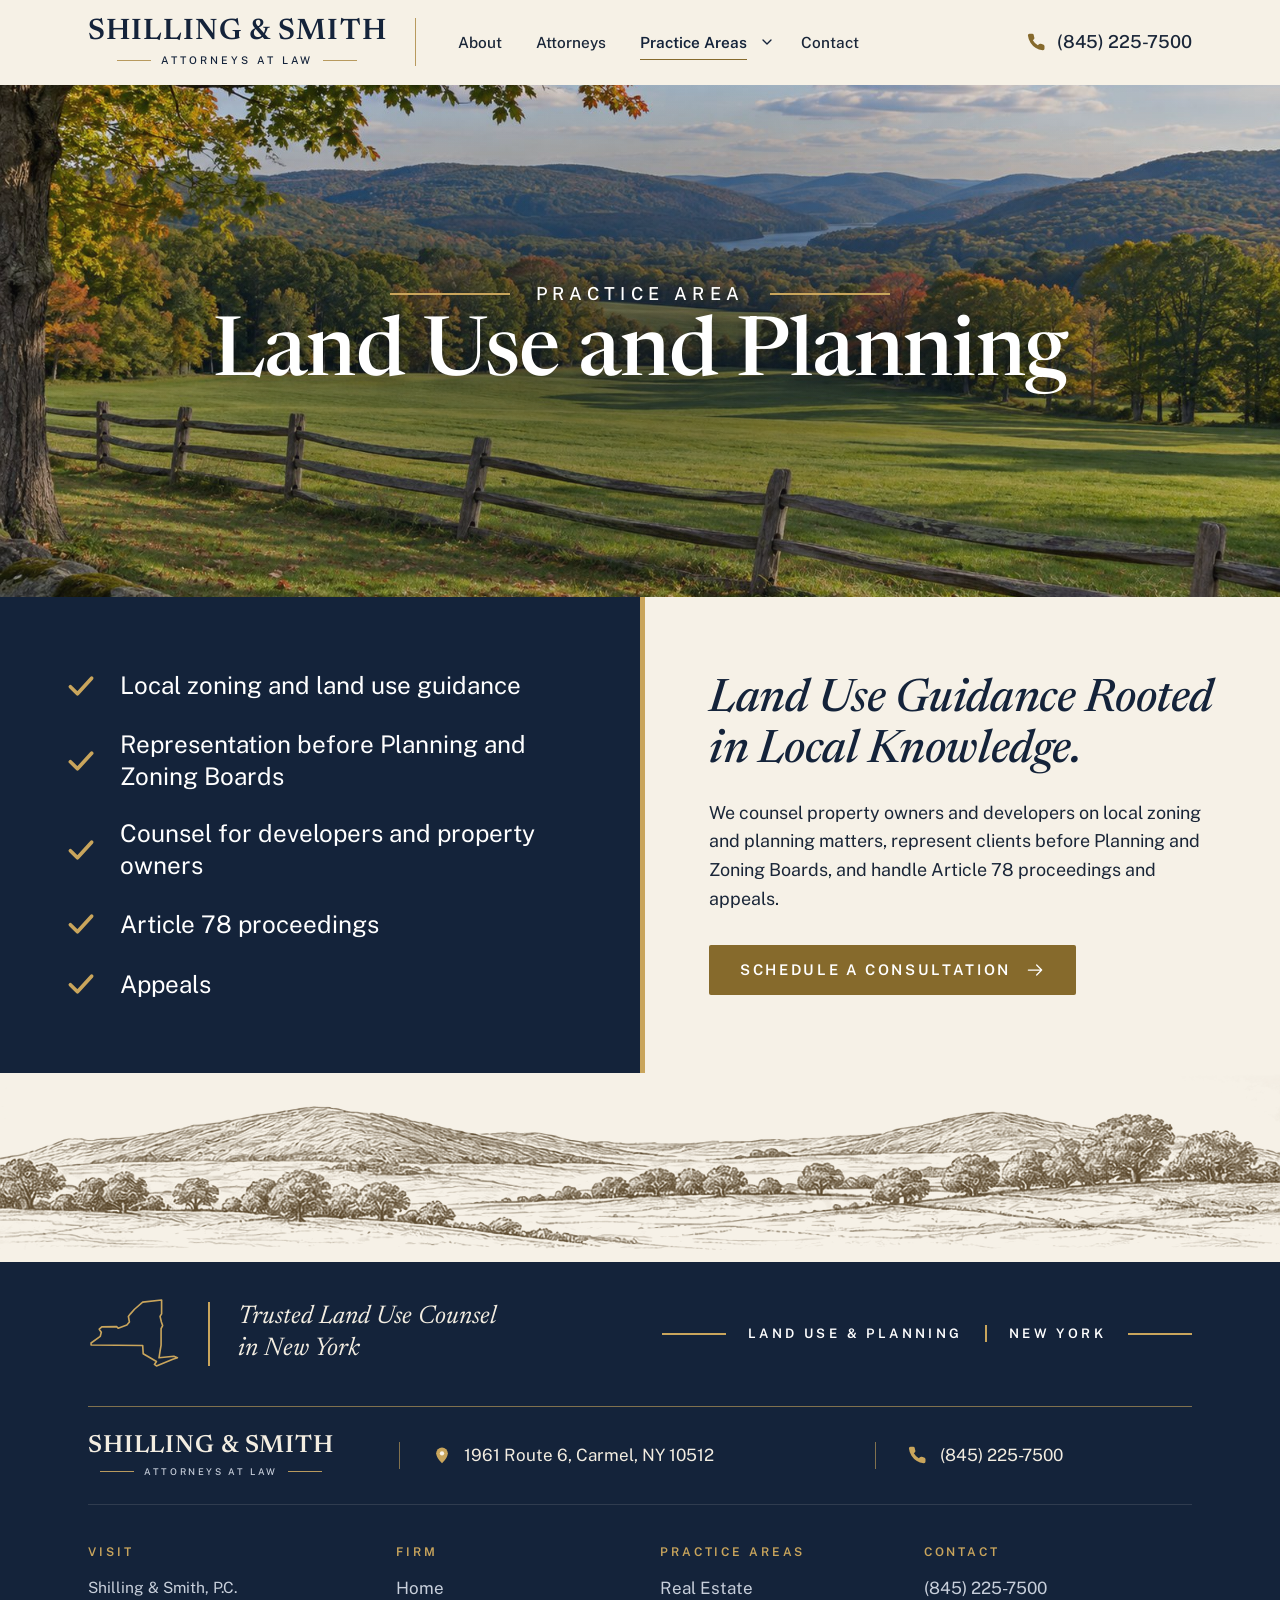
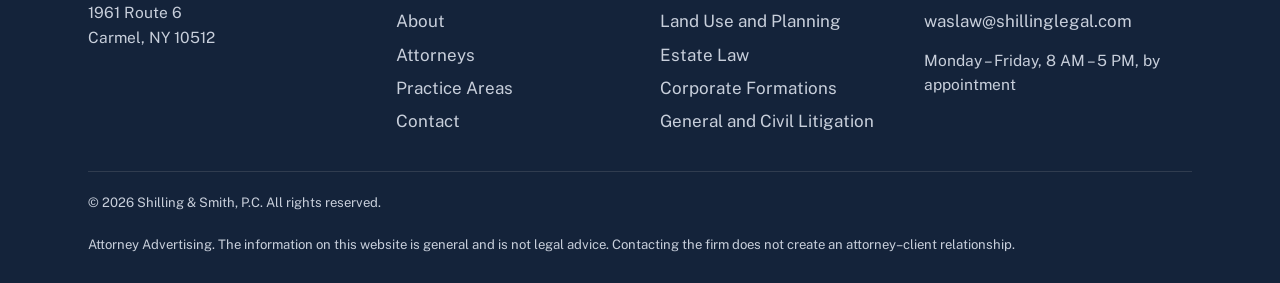
<file: land-use-planning.html>
<!doctype html>
<html lang="en">
<head>
<meta charset="utf-8">
<meta name="viewport" content="width=device-width, initial-scale=1">
<title>Land Use and Planning | Shilling &amp; Smith, P.C.</title>
<meta name="description" content="Land use and planning counsel in Putnam County: zoning guidance, Planning and Zoning Board representation, Article 78 proceedings, and appeals.">
<!-- PRE-LAUNCH: keeps search engines from indexing the draft site. Remove from every page at launch. -->
<meta name="robots" content="noindex, nofollow">
<meta name="theme-color" content="#14233a">
<meta property="og:type" content="website">
<meta property="og:site_name" content="Shilling &amp; Smith, P.C.">
<meta property="og:title" content="Land Use and Planning | Shilling &amp; Smith, P.C.">
<meta property="og:description" content="Land use and planning counsel in Putnam County: zoning guidance, Planning and Zoning Board representation, Article 78 proceedings, and appeals.">
<link rel="icon" href="assets/img/favicon.svg" type="image/svg+xml">
<link rel="preconnect" href="https://fonts.googleapis.com">
<link rel="preconnect" href="https://fonts.gstatic.com" crossorigin>
<link rel="stylesheet" href="https://fonts.googleapis.com/css2?family=Newsreader:ital,opsz,wght@0,6..72,400;0,6..72,500;0,6..72,600;1,6..72,400;1,6..72,500&amp;family=Public+Sans:wght@400;500;600&amp;display=swap">
<link rel="stylesheet" href="assets/css/styles.css">
<script src="assets/js/main.js" defer></script>
</head>
<body>
<a class="skip-link" href="#main">Skip to main content</a>
<header class="site-header">
  <div class="wrap site-header__inner">
    <a class="brand" href="index.html" aria-label="Shilling &amp; Smith, Attorneys at Law — home"><span class="brand__name">Shilling &amp; Smith</span><span class="brand__tag">Attorneys at Law</span></a>
    <button class="nav-toggle" type="button" aria-expanded="false" aria-controls="site-nav" aria-label="Open menu">
      <svg class="icon icon-open" viewBox="0 0 24 24" aria-hidden="true" focusable="false"><path d="M3 6h18M3 12h18M3 18h18"/></svg><svg class="icon icon-close" viewBox="0 0 24 24" aria-hidden="true" focusable="false"><path d="M5 5l14 14M19 5 5 19"/></svg>
    </button>
    <nav class="site-nav" id="site-nav" aria-label="Main">
      <ul class="site-nav__list">
        <li><a class="top-link" href="about.html">About</a></li><li><a class="top-link" href="attorneys.html">Attorneys</a></li><li class="has-sub">
          <div class="nav-item">
            <a class="top-link" href="practice-areas.html" aria-current="true">Practice Areas</a>
            <button class="sub-toggle" type="button" aria-expanded="false" aria-controls="sub-practice">
              <span class="sr-only">Show practice areas</span><svg class="icon" viewBox="0 0 24 24" aria-hidden="true" focusable="false"><path d="m6 9 6 6 6-6"/></svg>
            </button>
          </div>
          <ul class="sub-menu" id="sub-practice">
            <li><a href="real-estate.html"><svg class="icon" viewBox="0 0 24 24" aria-hidden="true" focusable="false"><g transform="scale(.5)"><path d="M6 23 24 8l18 15"/><path d="M11 19v22h26V19"/><path d="M33 13V7h4v9.5"/><rect x="19" y="20" width="10" height="8"/><path d="M24 20v8M19 24h10"/><path d="M20 41v-8h8v8"/><path d="M4 41h40"/></g></svg><span>Real Estate</span></a></li><li><a href="land-use-planning.html" aria-current="page"><svg class="icon" viewBox="0 0 24 24" aria-hidden="true" focusable="false"><g transform="scale(.5)"><path d="M3 38c7-6 14-9 22-8s14 4 20 1"/><path d="M8 44c8-5 18-6 26-4s8 2 11 1"/><path d="M14 6 9 15h3l-4 7h5l-4 7h11l-4-7h5l-4-7h3Z"/><path d="M14 29v4"/><path d="M27 12l-3.5 6.5h2.5l-3 5.5h8l-3-5.5h2.5Z"/><path d="M27 24v3"/></g></svg><span>Land Use and Planning</span></a></li><li><a href="estate-law.html"><svg class="icon" viewBox="0 0 24 24" aria-hidden="true" focusable="false"><g transform="scale(.5)"><path d="M24 44V22"/><path d="M24 30l-7-5M24 26l7-6M24 34l6-4"/><path d="M17 25c-3 0-6-2-6-5s2-4 4-4c0-4 3-7 6-7 2-3 4-4 6-3 3-1 6 1 7 4 3 0 5 2 5 5 2 1 3 3 2 5-1 3-3 4-6 4"/><path d="M17 44h14"/><path d="M19 44c2-1 3-3 5-4 2 1 3 3 5 4"/></g></svg><span>Estate Law</span></a></li><li><a href="corporate-formations.html"><svg class="icon" viewBox="0 0 24 24" aria-hidden="true" focusable="false"><g transform="scale(.5)"><path d="M5 15 24 5l19 10"/><path d="M5 15h38"/><path d="M8 19h32"/><path d="M11 19v19M18 19v19M30 19v19M37 19v19"/><path d="M24 19v19" /><path d="M7 38h34M4 43h40"/></g></svg><span>Corporate Formations</span></a></li><li><a href="civil-litigation.html"><svg class="icon" viewBox="0 0 24 24" aria-hidden="true" focusable="false"><g transform="scale(.5)"><path d="M24 6v34"/><circle cx="24" cy="6" r="2"/><path d="M8 12h32"/><path d="M8 12 3 26h10L8 12Z"/><path d="M3 26a5 4 0 0 0 10 0"/><path d="M40 12l-5 14h10l-5-14Z"/><path d="M35 26a5 4 0 0 0 10 0"/><path d="M16 44h16M19 40h10"/></g></svg><span>General and Civil Litigation</span></a></li>
            <li class="sub-menu__all"><a href="practice-areas.html"><span>View all practice areas</span><svg class="icon" viewBox="0 0 24 24" aria-hidden="true" focusable="false"><path d="M4 12h16M14 6l6 6-6 6"/></svg></a></li>
          </ul>
        </li><li><a class="top-link" href="contact.html">Contact</a></li>
      </ul>
      <a class="header-phone" href="tel:+18452257500"><svg class="icon" viewBox="0 0 24 24" aria-hidden="true" focusable="false"><path d="M21 16.9v3a2 2 0 0 1-2.2 2 19.8 19.8 0 0 1-8.6-3.1 19.5 19.5 0 0 1-6-6A19.8 19.8 0 0 1 1.1 4.2 2 2 0 0 1 3.1 2h3a2 2 0 0 1 2 1.7c.1 1 .4 1.9.7 2.8a2 2 0 0 1-.5 2.1L7 9.9a16 16 0 0 0 6 6l1.3-1.3a2 2 0 0 1 2.1-.4c.9.3 1.8.6 2.8.7a2 2 0 0 1 1.7 2Z" fill="currentColor" stroke="none"/></svg><span><span class="sr-only">Call </span>(845) 225-7500</span></a>
    </nav>
  </div>
</header>
<main id="main">
<section class="pa-hero" aria-labelledby="page-title">
  <img class="pa-hero__img" src="assets/img/practice-land-use.jpg" alt="A split-rail fence crossing a sunlit meadow toward wooded Hudson Valley hills" style="object-position:30% 60%" width="1600" height="900" fetchpriority="high">
  <div class="pa-hero__content">
    <p class="pa-hero__eyebrow">Practice Area</p>
    <h1 id="page-title">Land Use and Planning</h1>
  </div>
</section>

<section class="pa-split" aria-labelledby="pa-tagline">
  <div class="pa-split__list on-navy">
    <h2 class="sr-only">How we can help</h2>
    <ul class="pa-checks"><li><svg class="icon" viewBox="0 0 24 24" aria-hidden="true" focusable="false"><path d="M4.5 12.5 9.5 17.5 19.5 6.5"/></svg><span>Local zoning and land use guidance</span></li><li><svg class="icon" viewBox="0 0 24 24" aria-hidden="true" focusable="false"><path d="M4.5 12.5 9.5 17.5 19.5 6.5"/></svg><span>Representation before Planning and Zoning Boards</span></li><li><svg class="icon" viewBox="0 0 24 24" aria-hidden="true" focusable="false"><path d="M4.5 12.5 9.5 17.5 19.5 6.5"/></svg><span>Counsel for developers and property owners</span></li><li><svg class="icon" viewBox="0 0 24 24" aria-hidden="true" focusable="false"><path d="M4.5 12.5 9.5 17.5 19.5 6.5"/></svg><span>Article 78 proceedings</span></li><li><svg class="icon" viewBox="0 0 24 24" aria-hidden="true" focusable="false"><path d="M4.5 12.5 9.5 17.5 19.5 6.5"/></svg><span>Appeals</span></li></ul>
  </div>
  <div class="pa-split__pitch">
    <h2 id="pa-tagline">Land Use Guidance Rooted in Local Knowledge.</h2>
    <p>We counsel property owners and developers on local zoning and planning matters, represent clients before Planning and Zoning Boards, and handle Article 78 proceedings and appeals.</p>
    <a class="btn btn--gold btn--caps" href="contact.html">Schedule a consultation <svg class="icon" viewBox="0 0 24 24" aria-hidden="true" focusable="false"><path d="M4 12h16M14 6l6 6-6 6"/></svg></a>
  </div>
</section>

<div class="pa-sketch" aria-hidden="true">
  <img src="assets/img/landscape-sketch.webp" alt="" width="2400" height="354" loading="lazy">
</div>

<section class="pa-strip on-navy" aria-label="Land Use &amp; Planning in New York">
  <div class="wrap pa-strip__inner">
    <div class="pa-strip__lead">
      <svg class="ny-outline" viewBox="12 14 90 70" aria-hidden="true" focusable="false"><path d="M15 60 L15 58 L24 51.5 L25 47.5 L23 44.5 L25.5 42.2 L40 42 L41.5 43.6 L50 40.5 L52.5 37.5 L51.5 32 L53.5 29.5 L57.5 25 L65.5 18 L84 16 L84 29.5 L82.5 32 L83.8 37.5 L85 41 L83.5 44 L83.5 60 L82.5 66 L81.5 72.5 L96 71 L99.5 72.5 L95 74 L79 80.5 L77 79 L79 76.2 L66 68.5 L65.5 60.5 Z"/></svg>
      <p>Trusted Land Use Counsel<br>in New York</p>
    </div>
    <p class="pa-strip__label"><span>Land Use &amp; Planning</span><span>New York</span></p>
  </div>
</section>
</main>
<footer class="site-footer">
  <div class="wrap">
    <div class="footer-bar">
      <a class="brand brand--light" href="index.html" aria-label="Shilling &amp; Smith, Attorneys at Law — home"><span class="brand__name">Shilling &amp; Smith</span><span class="brand__tag">Attorneys at Law</span></a>
      <a class="footer-contact" href="https://www.google.com/maps/search/?api=1&query=1961+Route+6%2C+Carmel%2C+NY+10512" target="_blank" rel="noopener"><svg class="icon" viewBox="0 0 24 24" aria-hidden="true" focusable="false"><path d="M12 22s7-6.2 7-12a7 7 0 1 0-14 0c0 5.8 7 12 7 12Z" fill="currentColor" stroke="none"/><circle cx="12" cy="10" r="2.6" fill="#f6f1e7" stroke="none"/></svg><span>1961 Route 6, Carmel, NY 10512<span class="sr-only"> (opens map in a new tab)</span></span></a>
      <a class="footer-contact" href="tel:+18452257500"><svg class="icon" viewBox="0 0 24 24" aria-hidden="true" focusable="false"><path d="M21 16.9v3a2 2 0 0 1-2.2 2 19.8 19.8 0 0 1-8.6-3.1 19.5 19.5 0 0 1-6-6A19.8 19.8 0 0 1 1.1 4.2 2 2 0 0 1 3.1 2h3a2 2 0 0 1 2 1.7c.1 1 .4 1.9.7 2.8a2 2 0 0 1-.5 2.1L7 9.9a16 16 0 0 0 6 6l1.3-1.3a2 2 0 0 1 2.1-.4c.9.3 1.8.6 2.8.7a2 2 0 0 1 1.7 2Z" fill="currentColor" stroke="none"/></svg><span>(845) 225-7500</span></a>
    </div>
    <div class="footer-main">
      <div>
        <h2>Visit</h2>
        <address>Shilling &amp; Smith, P.C.<br>1961 Route 6<br>Carmel, NY 10512</address>
      </div>
      <div>
        <h2>Firm</h2>
        <ul><li><a href="index.html">Home</a></li><li><a href="about.html">About</a></li><li><a href="attorneys.html">Attorneys</a></li><li><a href="practice-areas.html">Practice Areas</a></li><li><a href="contact.html">Contact</a></li></ul>
      </div>
      <div>
        <h2>Practice Areas</h2>
        <ul><li><a href="real-estate.html">Real Estate</a></li><li><a href="land-use-planning.html">Land Use and Planning</a></li><li><a href="estate-law.html">Estate Law</a></li><li><a href="corporate-formations.html">Corporate Formations</a></li><li><a href="civil-litigation.html">General and Civil Litigation</a></li></ul>
      </div>
      <div>
        <h2>Contact</h2>
        <ul>
          <li><a href="tel:+18452257500">(845) 225-7500</a></li>
          <li><a href="mailto:waslaw@shillinglegal.com">waslaw@shillinglegal.com</a></li>
        </ul>
        <p style="margin-top:12px">Monday – Friday, 8 AM – 5 PM, by appointment</p>
      </div>
    </div>
    <div class="footer-legal">
      <p>&copy; <span data-year>2026</span> Shilling &amp; Smith, P.C. All rights reserved.</p>
      <p>Attorney Advertising. The information on this website is general and is not legal advice. Contacting the firm does not create an attorney&ndash;client relationship.</p>
    </div>
  </div>
</footer>
</body>
</html>
</file>
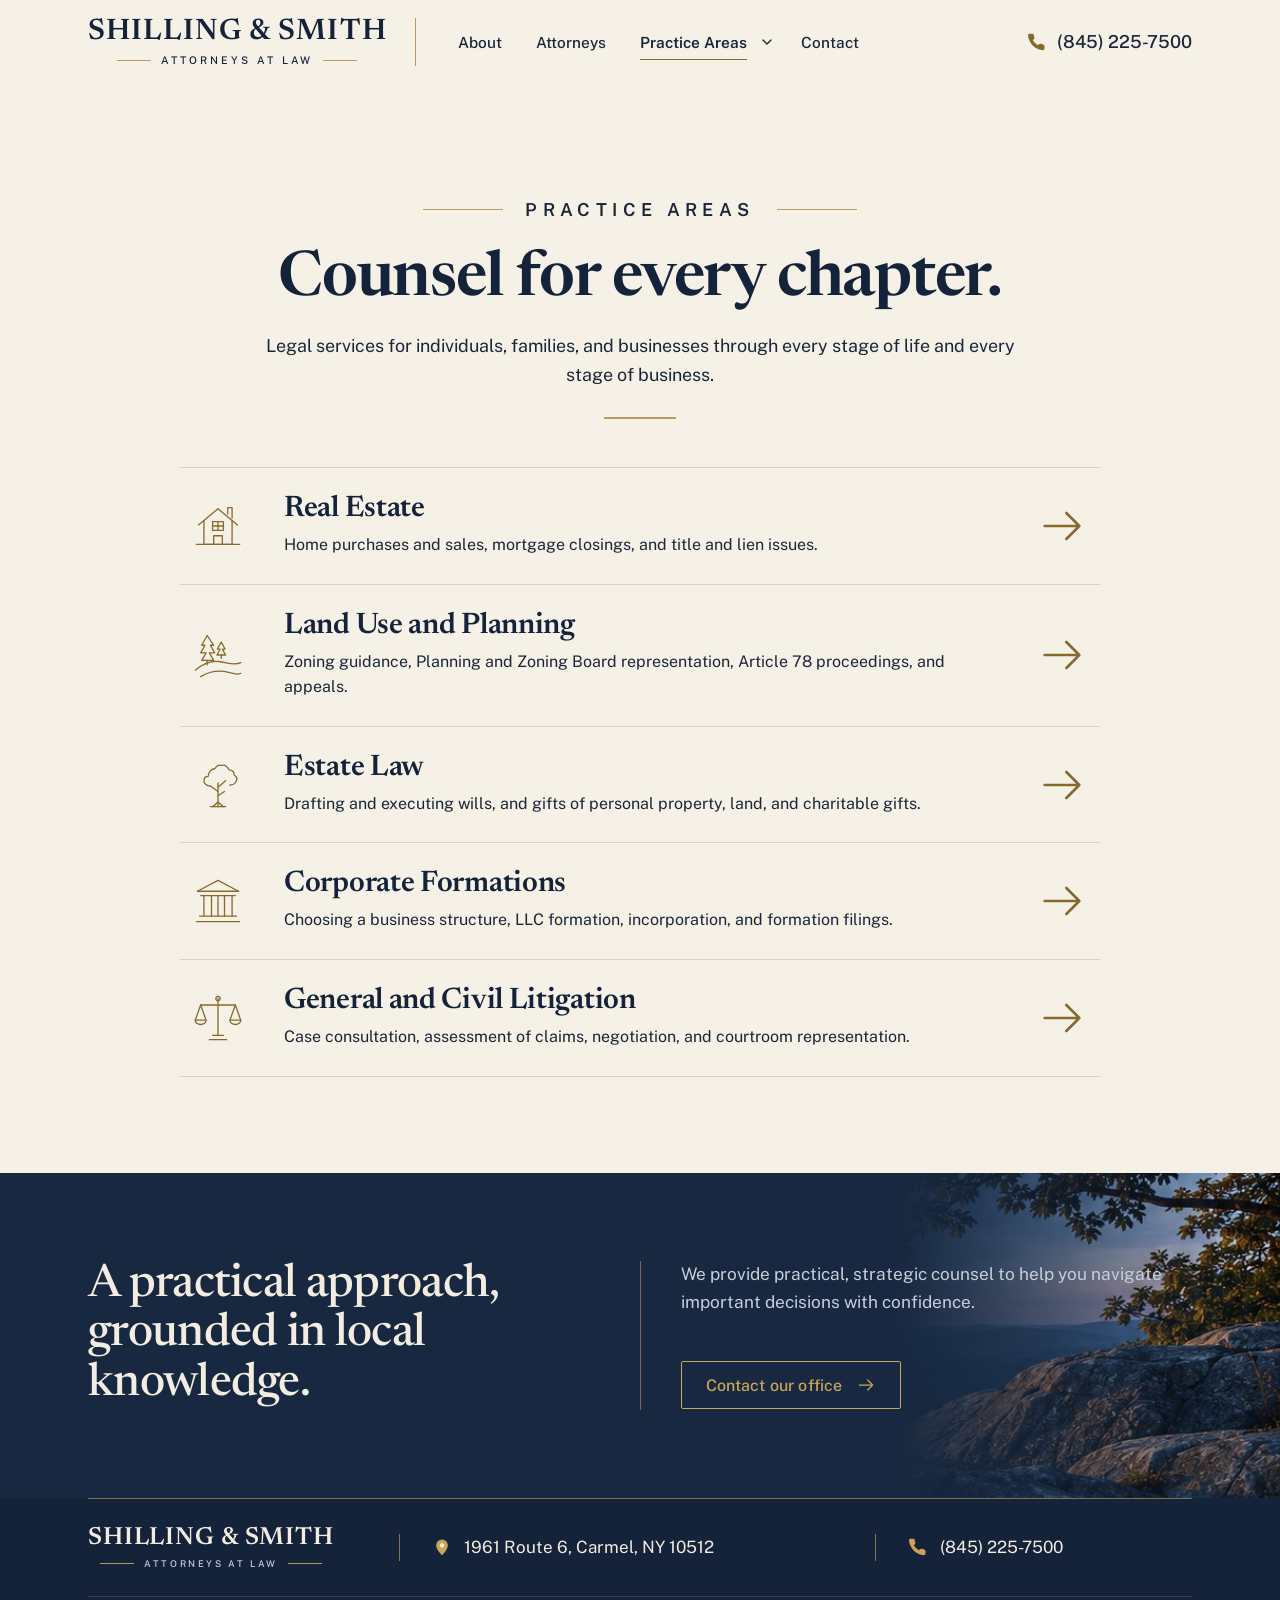
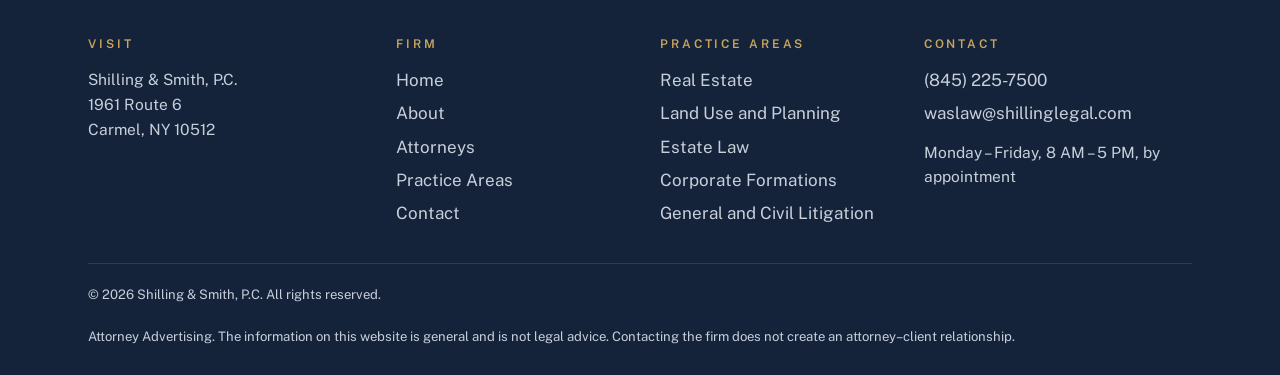
<file: practice-areas.html>
<!doctype html>
<html lang="en">
<head>
<meta charset="utf-8">
<meta name="viewport" content="width=device-width, initial-scale=1">
<title>Practice Areas | Shilling &amp; Smith, P.C.</title>
<meta name="description" content="Shilling &amp; Smith, P.C. practice areas: real estate, land use and planning, estate law, corporate formations, and general and civil litigation.">
<!-- PRE-LAUNCH: keeps search engines from indexing the draft site. Remove from every page at launch. -->
<meta name="robots" content="noindex, nofollow">
<meta name="theme-color" content="#14233a">
<meta property="og:type" content="website">
<meta property="og:site_name" content="Shilling &amp; Smith, P.C.">
<meta property="og:title" content="Practice Areas | Shilling &amp; Smith, P.C.">
<meta property="og:description" content="Shilling &amp; Smith, P.C. practice areas: real estate, land use and planning, estate law, corporate formations, and general and civil litigation.">
<link rel="icon" href="assets/img/favicon.svg" type="image/svg+xml">
<link rel="preconnect" href="https://fonts.googleapis.com">
<link rel="preconnect" href="https://fonts.gstatic.com" crossorigin>
<link rel="stylesheet" href="https://fonts.googleapis.com/css2?family=Newsreader:ital,opsz,wght@0,6..72,400;0,6..72,500;0,6..72,600;1,6..72,400;1,6..72,500&amp;family=Public+Sans:wght@400;500;600&amp;display=swap">
<link rel="stylesheet" href="assets/css/styles.css">
<script src="assets/js/main.js" defer></script>
</head>
<body>
<a class="skip-link" href="#main">Skip to main content</a>
<header class="site-header">
  <div class="wrap site-header__inner">
    <a class="brand" href="index.html" aria-label="Shilling &amp; Smith, Attorneys at Law — home"><span class="brand__name">Shilling &amp; Smith</span><span class="brand__tag">Attorneys at Law</span></a>
    <button class="nav-toggle" type="button" aria-expanded="false" aria-controls="site-nav" aria-label="Open menu">
      <svg class="icon icon-open" viewBox="0 0 24 24" aria-hidden="true" focusable="false"><path d="M3 6h18M3 12h18M3 18h18"/></svg><svg class="icon icon-close" viewBox="0 0 24 24" aria-hidden="true" focusable="false"><path d="M5 5l14 14M19 5 5 19"/></svg>
    </button>
    <nav class="site-nav" id="site-nav" aria-label="Main">
      <ul class="site-nav__list">
        <li><a class="top-link" href="about.html">About</a></li><li><a class="top-link" href="attorneys.html">Attorneys</a></li><li class="has-sub">
          <div class="nav-item">
            <a class="top-link" href="practice-areas.html" aria-current="page">Practice Areas</a>
            <button class="sub-toggle" type="button" aria-expanded="false" aria-controls="sub-practice">
              <span class="sr-only">Show practice areas</span><svg class="icon" viewBox="0 0 24 24" aria-hidden="true" focusable="false"><path d="m6 9 6 6 6-6"/></svg>
            </button>
          </div>
          <ul class="sub-menu" id="sub-practice">
            <li><a href="real-estate.html"><svg class="icon" viewBox="0 0 24 24" aria-hidden="true" focusable="false"><g transform="scale(.5)"><path d="M6 23 24 8l18 15"/><path d="M11 19v22h26V19"/><path d="M33 13V7h4v9.5"/><rect x="19" y="20" width="10" height="8"/><path d="M24 20v8M19 24h10"/><path d="M20 41v-8h8v8"/><path d="M4 41h40"/></g></svg><span>Real Estate</span></a></li><li><a href="land-use-planning.html"><svg class="icon" viewBox="0 0 24 24" aria-hidden="true" focusable="false"><g transform="scale(.5)"><path d="M3 38c7-6 14-9 22-8s14 4 20 1"/><path d="M8 44c8-5 18-6 26-4s8 2 11 1"/><path d="M14 6 9 15h3l-4 7h5l-4 7h11l-4-7h5l-4-7h3Z"/><path d="M14 29v4"/><path d="M27 12l-3.5 6.5h2.5l-3 5.5h8l-3-5.5h2.5Z"/><path d="M27 24v3"/></g></svg><span>Land Use and Planning</span></a></li><li><a href="estate-law.html"><svg class="icon" viewBox="0 0 24 24" aria-hidden="true" focusable="false"><g transform="scale(.5)"><path d="M24 44V22"/><path d="M24 30l-7-5M24 26l7-6M24 34l6-4"/><path d="M17 25c-3 0-6-2-6-5s2-4 4-4c0-4 3-7 6-7 2-3 4-4 6-3 3-1 6 1 7 4 3 0 5 2 5 5 2 1 3 3 2 5-1 3-3 4-6 4"/><path d="M17 44h14"/><path d="M19 44c2-1 3-3 5-4 2 1 3 3 5 4"/></g></svg><span>Estate Law</span></a></li><li><a href="corporate-formations.html"><svg class="icon" viewBox="0 0 24 24" aria-hidden="true" focusable="false"><g transform="scale(.5)"><path d="M5 15 24 5l19 10"/><path d="M5 15h38"/><path d="M8 19h32"/><path d="M11 19v19M18 19v19M30 19v19M37 19v19"/><path d="M24 19v19" /><path d="M7 38h34M4 43h40"/></g></svg><span>Corporate Formations</span></a></li><li><a href="civil-litigation.html"><svg class="icon" viewBox="0 0 24 24" aria-hidden="true" focusable="false"><g transform="scale(.5)"><path d="M24 6v34"/><circle cx="24" cy="6" r="2"/><path d="M8 12h32"/><path d="M8 12 3 26h10L8 12Z"/><path d="M3 26a5 4 0 0 0 10 0"/><path d="M40 12l-5 14h10l-5-14Z"/><path d="M35 26a5 4 0 0 0 10 0"/><path d="M16 44h16M19 40h10"/></g></svg><span>General and Civil Litigation</span></a></li>
            <li class="sub-menu__all"><a href="practice-areas.html"><span>View all practice areas</span><svg class="icon" viewBox="0 0 24 24" aria-hidden="true" focusable="false"><path d="M4 12h16M14 6l6 6-6 6"/></svg></a></li>
          </ul>
        </li><li><a class="top-link" href="contact.html">Contact</a></li>
      </ul>
      <a class="header-phone" href="tel:+18452257500"><svg class="icon" viewBox="0 0 24 24" aria-hidden="true" focusable="false"><path d="M21 16.9v3a2 2 0 0 1-2.2 2 19.8 19.8 0 0 1-8.6-3.1 19.5 19.5 0 0 1-6-6A19.8 19.8 0 0 1 1.1 4.2 2 2 0 0 1 3.1 2h3a2 2 0 0 1 2 1.7c.1 1 .4 1.9.7 2.8a2 2 0 0 1-.5 2.1L7 9.9a16 16 0 0 0 6 6l1.3-1.3a2 2 0 0 1 2.1-.4c.9.3 1.8.6 2.8.7a2 2 0 0 1 1.7 2Z" fill="currentColor" stroke="none"/></svg><span><span class="sr-only">Call </span>(845) 225-7500</span></a>
    </nav>
  </div>
</header>
<main id="main">
<section class="section" aria-labelledby="page-title">
  <div class="wrap">
    <div class="section-head">
      <p class="eyebrow eyebrow--center">Practice Areas</p>
      <h1 id="page-title" style="font-size:clamp(2.4rem,5vw,3.9rem);letter-spacing:-0.02em">Counsel for every chapter.</h1>
      <p>Legal services for individuals, families, and businesses through every stage of life and every stage of business.</p>
      <span class="rule rule--center" aria-hidden="true"></span>
    </div>
    <ul class="practice-list">
      <li><a class="practice-row" href="real-estate.html">
        <svg class="icon" viewBox="0 0 24 24" aria-hidden="true" focusable="false"><g transform="scale(.5)"><path d="M6 23 24 8l18 15"/><path d="M11 19v22h26V19"/><path d="M33 13V7h4v9.5"/><rect x="19" y="20" width="10" height="8"/><path d="M24 20v8M19 24h10"/><path d="M20 41v-8h8v8"/><path d="M4 41h40"/></g></svg>
        <div><h2>Real Estate</h2><p>Home purchases and sales, mortgage closings, and title and lien issues.</p></div>
        <svg class="icon practice-row__arrow" viewBox="0 0 24 24" aria-hidden="true" focusable="false"><path d="M4 12h16M14 6l6 6-6 6"/></svg>
      </a></li>
      <li><a class="practice-row" href="land-use-planning.html">
        <svg class="icon" viewBox="0 0 24 24" aria-hidden="true" focusable="false"><g transform="scale(.5)"><path d="M3 38c7-6 14-9 22-8s14 4 20 1"/><path d="M8 44c8-5 18-6 26-4s8 2 11 1"/><path d="M14 6 9 15h3l-4 7h5l-4 7h11l-4-7h5l-4-7h3Z"/><path d="M14 29v4"/><path d="M27 12l-3.5 6.5h2.5l-3 5.5h8l-3-5.5h2.5Z"/><path d="M27 24v3"/></g></svg>
        <div><h2>Land Use and Planning</h2><p>Zoning guidance, Planning and Zoning Board representation, Article 78 proceedings, and appeals.</p></div>
        <svg class="icon practice-row__arrow" viewBox="0 0 24 24" aria-hidden="true" focusable="false"><path d="M4 12h16M14 6l6 6-6 6"/></svg>
      </a></li>
      <li><a class="practice-row" href="estate-law.html">
        <svg class="icon" viewBox="0 0 24 24" aria-hidden="true" focusable="false"><g transform="scale(.5)"><path d="M24 44V22"/><path d="M24 30l-7-5M24 26l7-6M24 34l6-4"/><path d="M17 25c-3 0-6-2-6-5s2-4 4-4c0-4 3-7 6-7 2-3 4-4 6-3 3-1 6 1 7 4 3 0 5 2 5 5 2 1 3 3 2 5-1 3-3 4-6 4"/><path d="M17 44h14"/><path d="M19 44c2-1 3-3 5-4 2 1 3 3 5 4"/></g></svg>
        <div><h2>Estate Law</h2><p>Drafting and executing wills, and gifts of personal property, land, and charitable gifts.</p></div>
        <svg class="icon practice-row__arrow" viewBox="0 0 24 24" aria-hidden="true" focusable="false"><path d="M4 12h16M14 6l6 6-6 6"/></svg>
      </a></li>
      <li><a class="practice-row" href="corporate-formations.html">
        <svg class="icon" viewBox="0 0 24 24" aria-hidden="true" focusable="false"><g transform="scale(.5)"><path d="M5 15 24 5l19 10"/><path d="M5 15h38"/><path d="M8 19h32"/><path d="M11 19v19M18 19v19M30 19v19M37 19v19"/><path d="M24 19v19" /><path d="M7 38h34M4 43h40"/></g></svg>
        <div><h2>Corporate Formations</h2><p>Choosing a business structure, LLC formation, incorporation, and formation filings.</p></div>
        <svg class="icon practice-row__arrow" viewBox="0 0 24 24" aria-hidden="true" focusable="false"><path d="M4 12h16M14 6l6 6-6 6"/></svg>
      </a></li>
      <li><a class="practice-row" href="civil-litigation.html">
        <svg class="icon" viewBox="0 0 24 24" aria-hidden="true" focusable="false"><g transform="scale(.5)"><path d="M24 6v34"/><circle cx="24" cy="6" r="2"/><path d="M8 12h32"/><path d="M8 12 3 26h10L8 12Z"/><path d="M3 26a5 4 0 0 0 10 0"/><path d="M40 12l-5 14h10l-5-14Z"/><path d="M35 26a5 4 0 0 0 10 0"/><path d="M16 44h16M19 40h10"/></g></svg>
        <div><h2>General and Civil Litigation</h2><p>Case consultation, assessment of claims, negotiation, and courtroom representation.</p></div>
        <svg class="icon practice-row__arrow" viewBox="0 0 24 24" aria-hidden="true" focusable="false"><path d="M4 12h16M14 6l6 6-6 6"/></svg>
      </a></li>
    </ul>
  </div>
</section>

<section class="band band--split on-navy" aria-labelledby="band-title">
  <div class="band__media"><img src="assets/img/band-ridge.jpg" alt="" loading="lazy" width="464" height="312"></div>
  <div class="band__inner">
    <h2 id="band-title">A practical approach, grounded in local knowledge.</h2>
    <span class="band__divider" aria-hidden="true"></span>
    <div>
      <p>We provide practical, strategic counsel to help you navigate important decisions with confidence.</p>
      <a class="btn btn--outline-light" href="contact.html">Contact our office <svg class="icon" viewBox="0 0 24 24" aria-hidden="true" focusable="false"><path d="M4 12h16M14 6l6 6-6 6"/></svg></a>
    </div>
  </div>
</section>
</main>
<footer class="site-footer">
  <div class="wrap">
    <div class="footer-bar">
      <a class="brand brand--light" href="index.html" aria-label="Shilling &amp; Smith, Attorneys at Law — home"><span class="brand__name">Shilling &amp; Smith</span><span class="brand__tag">Attorneys at Law</span></a>
      <a class="footer-contact" href="https://www.google.com/maps/search/?api=1&query=1961+Route+6%2C+Carmel%2C+NY+10512" target="_blank" rel="noopener"><svg class="icon" viewBox="0 0 24 24" aria-hidden="true" focusable="false"><path d="M12 22s7-6.2 7-12a7 7 0 1 0-14 0c0 5.8 7 12 7 12Z" fill="currentColor" stroke="none"/><circle cx="12" cy="10" r="2.6" fill="#f6f1e7" stroke="none"/></svg><span>1961 Route 6, Carmel, NY 10512<span class="sr-only"> (opens map in a new tab)</span></span></a>
      <a class="footer-contact" href="tel:+18452257500"><svg class="icon" viewBox="0 0 24 24" aria-hidden="true" focusable="false"><path d="M21 16.9v3a2 2 0 0 1-2.2 2 19.8 19.8 0 0 1-8.6-3.1 19.5 19.5 0 0 1-6-6A19.8 19.8 0 0 1 1.1 4.2 2 2 0 0 1 3.1 2h3a2 2 0 0 1 2 1.7c.1 1 .4 1.9.7 2.8a2 2 0 0 1-.5 2.1L7 9.9a16 16 0 0 0 6 6l1.3-1.3a2 2 0 0 1 2.1-.4c.9.3 1.8.6 2.8.7a2 2 0 0 1 1.7 2Z" fill="currentColor" stroke="none"/></svg><span>(845) 225-7500</span></a>
    </div>
    <div class="footer-main">
      <div>
        <h2>Visit</h2>
        <address>Shilling &amp; Smith, P.C.<br>1961 Route 6<br>Carmel, NY 10512</address>
      </div>
      <div>
        <h2>Firm</h2>
        <ul><li><a href="index.html">Home</a></li><li><a href="about.html">About</a></li><li><a href="attorneys.html">Attorneys</a></li><li><a href="practice-areas.html">Practice Areas</a></li><li><a href="contact.html">Contact</a></li></ul>
      </div>
      <div>
        <h2>Practice Areas</h2>
        <ul><li><a href="real-estate.html">Real Estate</a></li><li><a href="land-use-planning.html">Land Use and Planning</a></li><li><a href="estate-law.html">Estate Law</a></li><li><a href="corporate-formations.html">Corporate Formations</a></li><li><a href="civil-litigation.html">General and Civil Litigation</a></li></ul>
      </div>
      <div>
        <h2>Contact</h2>
        <ul>
          <li><a href="tel:+18452257500">(845) 225-7500</a></li>
          <li><a href="mailto:waslaw@shillinglegal.com">waslaw@shillinglegal.com</a></li>
        </ul>
        <p style="margin-top:12px">Monday – Friday, 8 AM – 5 PM, by appointment</p>
      </div>
    </div>
    <div class="footer-legal">
      <p>&copy; <span data-year>2026</span> Shilling &amp; Smith, P.C. All rights reserved.</p>
      <p>Attorney Advertising. The information on this website is general and is not legal advice. Contacting the firm does not create an attorney&ndash;client relationship.</p>
    </div>
  </div>
</footer>
</body>
</html>
</file>
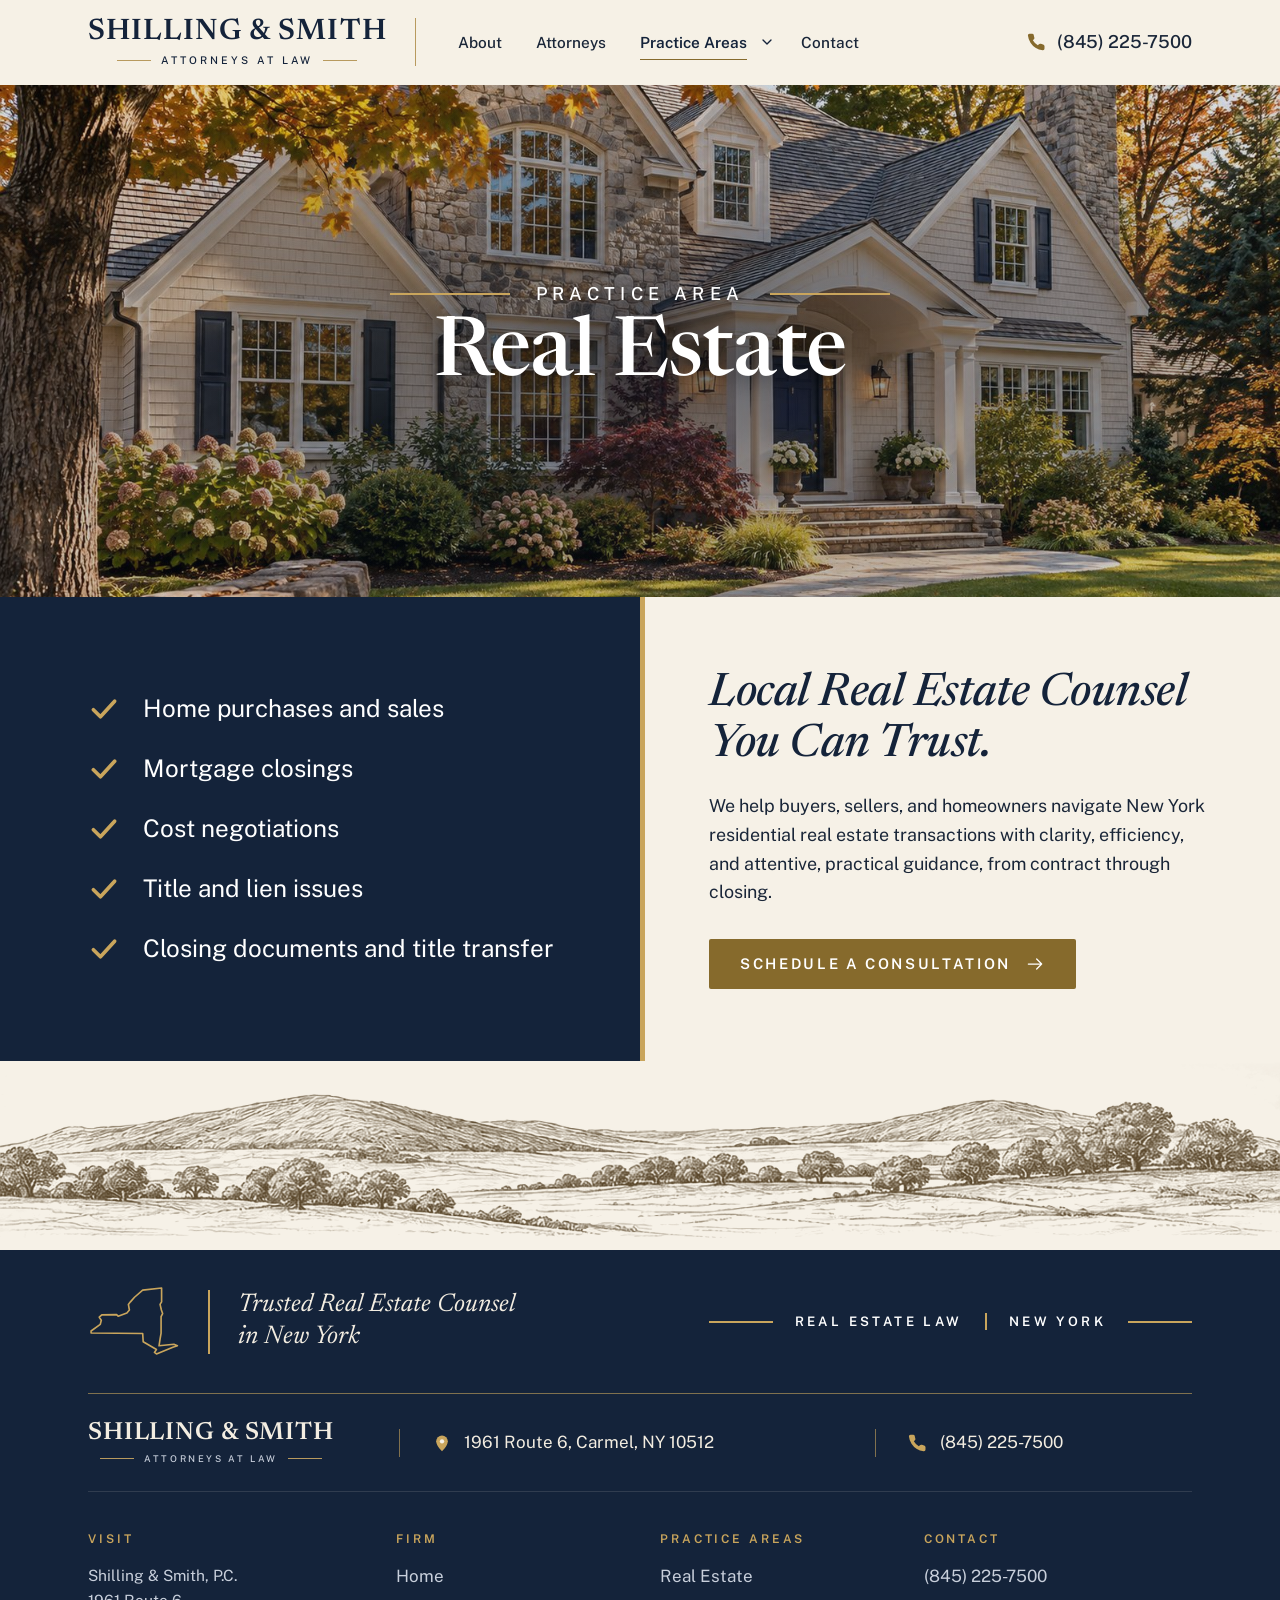
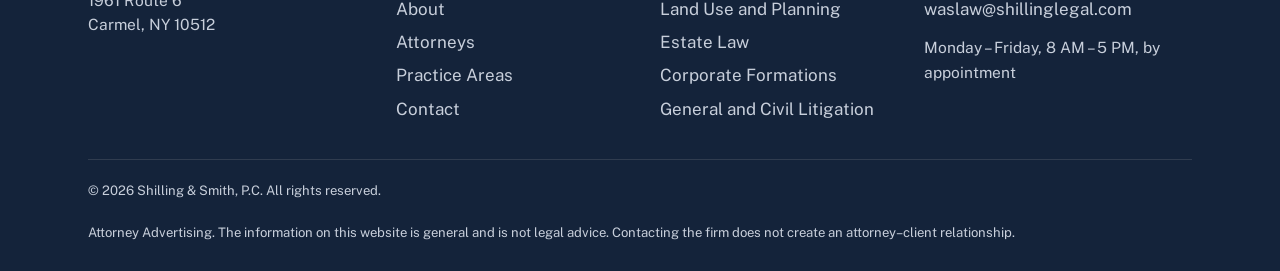
<file: real-estate.html>
<!doctype html>
<html lang="en">
<head>
<meta charset="utf-8">
<meta name="viewport" content="width=device-width, initial-scale=1">
<title>Real Estate | Shilling &amp; Smith, P.C.</title>
<meta name="description" content="Real estate counsel in Carmel, NY: home purchases and sales, mortgage closings, cost negotiations, title and lien issues, and closing documents.">
<!-- PRE-LAUNCH: keeps search engines from indexing the draft site. Remove from every page at launch. -->
<meta name="robots" content="noindex, nofollow">
<meta name="theme-color" content="#14233a">
<meta property="og:type" content="website">
<meta property="og:site_name" content="Shilling &amp; Smith, P.C.">
<meta property="og:title" content="Real Estate | Shilling &amp; Smith, P.C.">
<meta property="og:description" content="Real estate counsel in Carmel, NY: home purchases and sales, mortgage closings, cost negotiations, title and lien issues, and closing documents.">
<link rel="icon" href="assets/img/favicon.svg" type="image/svg+xml">
<link rel="preconnect" href="https://fonts.googleapis.com">
<link rel="preconnect" href="https://fonts.gstatic.com" crossorigin>
<link rel="stylesheet" href="https://fonts.googleapis.com/css2?family=Newsreader:ital,opsz,wght@0,6..72,400;0,6..72,500;0,6..72,600;1,6..72,400;1,6..72,500&amp;family=Public+Sans:wght@400;500;600&amp;display=swap">
<link rel="stylesheet" href="assets/css/styles.css">
<script src="assets/js/main.js" defer></script>
</head>
<body>
<a class="skip-link" href="#main">Skip to main content</a>
<header class="site-header">
  <div class="wrap site-header__inner">
    <a class="brand" href="index.html" aria-label="Shilling &amp; Smith, Attorneys at Law — home"><span class="brand__name">Shilling &amp; Smith</span><span class="brand__tag">Attorneys at Law</span></a>
    <button class="nav-toggle" type="button" aria-expanded="false" aria-controls="site-nav" aria-label="Open menu">
      <svg class="icon icon-open" viewBox="0 0 24 24" aria-hidden="true" focusable="false"><path d="M3 6h18M3 12h18M3 18h18"/></svg><svg class="icon icon-close" viewBox="0 0 24 24" aria-hidden="true" focusable="false"><path d="M5 5l14 14M19 5 5 19"/></svg>
    </button>
    <nav class="site-nav" id="site-nav" aria-label="Main">
      <ul class="site-nav__list">
        <li><a class="top-link" href="about.html">About</a></li><li><a class="top-link" href="attorneys.html">Attorneys</a></li><li class="has-sub">
          <div class="nav-item">
            <a class="top-link" href="practice-areas.html" aria-current="true">Practice Areas</a>
            <button class="sub-toggle" type="button" aria-expanded="false" aria-controls="sub-practice">
              <span class="sr-only">Show practice areas</span><svg class="icon" viewBox="0 0 24 24" aria-hidden="true" focusable="false"><path d="m6 9 6 6 6-6"/></svg>
            </button>
          </div>
          <ul class="sub-menu" id="sub-practice">
            <li><a href="real-estate.html" aria-current="page"><svg class="icon" viewBox="0 0 24 24" aria-hidden="true" focusable="false"><g transform="scale(.5)"><path d="M6 23 24 8l18 15"/><path d="M11 19v22h26V19"/><path d="M33 13V7h4v9.5"/><rect x="19" y="20" width="10" height="8"/><path d="M24 20v8M19 24h10"/><path d="M20 41v-8h8v8"/><path d="M4 41h40"/></g></svg><span>Real Estate</span></a></li><li><a href="land-use-planning.html"><svg class="icon" viewBox="0 0 24 24" aria-hidden="true" focusable="false"><g transform="scale(.5)"><path d="M3 38c7-6 14-9 22-8s14 4 20 1"/><path d="M8 44c8-5 18-6 26-4s8 2 11 1"/><path d="M14 6 9 15h3l-4 7h5l-4 7h11l-4-7h5l-4-7h3Z"/><path d="M14 29v4"/><path d="M27 12l-3.5 6.5h2.5l-3 5.5h8l-3-5.5h2.5Z"/><path d="M27 24v3"/></g></svg><span>Land Use and Planning</span></a></li><li><a href="estate-law.html"><svg class="icon" viewBox="0 0 24 24" aria-hidden="true" focusable="false"><g transform="scale(.5)"><path d="M24 44V22"/><path d="M24 30l-7-5M24 26l7-6M24 34l6-4"/><path d="M17 25c-3 0-6-2-6-5s2-4 4-4c0-4 3-7 6-7 2-3 4-4 6-3 3-1 6 1 7 4 3 0 5 2 5 5 2 1 3 3 2 5-1 3-3 4-6 4"/><path d="M17 44h14"/><path d="M19 44c2-1 3-3 5-4 2 1 3 3 5 4"/></g></svg><span>Estate Law</span></a></li><li><a href="corporate-formations.html"><svg class="icon" viewBox="0 0 24 24" aria-hidden="true" focusable="false"><g transform="scale(.5)"><path d="M5 15 24 5l19 10"/><path d="M5 15h38"/><path d="M8 19h32"/><path d="M11 19v19M18 19v19M30 19v19M37 19v19"/><path d="M24 19v19" /><path d="M7 38h34M4 43h40"/></g></svg><span>Corporate Formations</span></a></li><li><a href="civil-litigation.html"><svg class="icon" viewBox="0 0 24 24" aria-hidden="true" focusable="false"><g transform="scale(.5)"><path d="M24 6v34"/><circle cx="24" cy="6" r="2"/><path d="M8 12h32"/><path d="M8 12 3 26h10L8 12Z"/><path d="M3 26a5 4 0 0 0 10 0"/><path d="M40 12l-5 14h10l-5-14Z"/><path d="M35 26a5 4 0 0 0 10 0"/><path d="M16 44h16M19 40h10"/></g></svg><span>General and Civil Litigation</span></a></li>
            <li class="sub-menu__all"><a href="practice-areas.html"><span>View all practice areas</span><svg class="icon" viewBox="0 0 24 24" aria-hidden="true" focusable="false"><path d="M4 12h16M14 6l6 6-6 6"/></svg></a></li>
          </ul>
        </li><li><a class="top-link" href="contact.html">Contact</a></li>
      </ul>
      <a class="header-phone" href="tel:+18452257500"><svg class="icon" viewBox="0 0 24 24" aria-hidden="true" focusable="false"><path d="M21 16.9v3a2 2 0 0 1-2.2 2 19.8 19.8 0 0 1-8.6-3.1 19.5 19.5 0 0 1-6-6A19.8 19.8 0 0 1 1.1 4.2 2 2 0 0 1 3.1 2h3a2 2 0 0 1 2 1.7c.1 1 .4 1.9.7 2.8a2 2 0 0 1-.5 2.1L7 9.9a16 16 0 0 0 6 6l1.3-1.3a2 2 0 0 1 2.1-.4c.9.3 1.8.6 2.8.7a2 2 0 0 1 1.7 2Z" fill="currentColor" stroke="none"/></svg><span><span class="sr-only">Call </span>(845) 225-7500</span></a>
    </nav>
  </div>
</header>
<main id="main">
<section class="pa-hero" aria-labelledby="page-title">
  <img class="pa-hero__img" src="assets/img/practice-real-estate.jpg" alt="A stone-and-shingle Carmel home with a curving walk beneath autumn maples" style="object-position:35% 50%" width="1600" height="900" fetchpriority="high">
  <div class="pa-hero__content">
    <p class="pa-hero__eyebrow">Practice Area</p>
    <h1 id="page-title">Real Estate</h1>
  </div>
</section>

<section class="pa-split" aria-labelledby="pa-tagline">
  <div class="pa-split__list on-navy">
    <h2 class="sr-only">How we can help</h2>
    <ul class="pa-checks"><li><svg class="icon" viewBox="0 0 24 24" aria-hidden="true" focusable="false"><path d="M4.5 12.5 9.5 17.5 19.5 6.5"/></svg><span>Home purchases and sales</span></li><li><svg class="icon" viewBox="0 0 24 24" aria-hidden="true" focusable="false"><path d="M4.5 12.5 9.5 17.5 19.5 6.5"/></svg><span>Mortgage closings</span></li><li><svg class="icon" viewBox="0 0 24 24" aria-hidden="true" focusable="false"><path d="M4.5 12.5 9.5 17.5 19.5 6.5"/></svg><span>Cost negotiations</span></li><li><svg class="icon" viewBox="0 0 24 24" aria-hidden="true" focusable="false"><path d="M4.5 12.5 9.5 17.5 19.5 6.5"/></svg><span>Title and lien issues</span></li><li><svg class="icon" viewBox="0 0 24 24" aria-hidden="true" focusable="false"><path d="M4.5 12.5 9.5 17.5 19.5 6.5"/></svg><span>Closing documents and title transfer</span></li></ul>
  </div>
  <div class="pa-split__pitch">
    <h2 id="pa-tagline">Local Real Estate Counsel You Can Trust.</h2>
    <p>We help buyers, sellers, and homeowners navigate New York residential real estate transactions with clarity, efficiency, and attentive, practical guidance, from contract through closing.</p>
    <a class="btn btn--gold btn--caps" href="contact.html">Schedule a consultation <svg class="icon" viewBox="0 0 24 24" aria-hidden="true" focusable="false"><path d="M4 12h16M14 6l6 6-6 6"/></svg></a>
  </div>
</section>

<div class="pa-sketch" aria-hidden="true">
  <img src="assets/img/landscape-sketch.webp" alt="" width="2400" height="354" loading="lazy">
</div>

<section class="pa-strip on-navy" aria-label="Real Estate Law in New York">
  <div class="wrap pa-strip__inner">
    <div class="pa-strip__lead">
      <svg class="ny-outline" viewBox="12 14 90 70" aria-hidden="true" focusable="false"><path d="M15 60 L15 58 L24 51.5 L25 47.5 L23 44.5 L25.5 42.2 L40 42 L41.5 43.6 L50 40.5 L52.5 37.5 L51.5 32 L53.5 29.5 L57.5 25 L65.5 18 L84 16 L84 29.5 L82.5 32 L83.8 37.5 L85 41 L83.5 44 L83.5 60 L82.5 66 L81.5 72.5 L96 71 L99.5 72.5 L95 74 L79 80.5 L77 79 L79 76.2 L66 68.5 L65.5 60.5 Z"/></svg>
      <p>Trusted Real Estate Counsel<br>in New York</p>
    </div>
    <p class="pa-strip__label"><span>Real Estate Law</span><span>New York</span></p>
  </div>
</section>
</main>
<footer class="site-footer">
  <div class="wrap">
    <div class="footer-bar">
      <a class="brand brand--light" href="index.html" aria-label="Shilling &amp; Smith, Attorneys at Law — home"><span class="brand__name">Shilling &amp; Smith</span><span class="brand__tag">Attorneys at Law</span></a>
      <a class="footer-contact" href="https://www.google.com/maps/search/?api=1&query=1961+Route+6%2C+Carmel%2C+NY+10512" target="_blank" rel="noopener"><svg class="icon" viewBox="0 0 24 24" aria-hidden="true" focusable="false"><path d="M12 22s7-6.2 7-12a7 7 0 1 0-14 0c0 5.8 7 12 7 12Z" fill="currentColor" stroke="none"/><circle cx="12" cy="10" r="2.6" fill="#f6f1e7" stroke="none"/></svg><span>1961 Route 6, Carmel, NY 10512<span class="sr-only"> (opens map in a new tab)</span></span></a>
      <a class="footer-contact" href="tel:+18452257500"><svg class="icon" viewBox="0 0 24 24" aria-hidden="true" focusable="false"><path d="M21 16.9v3a2 2 0 0 1-2.2 2 19.8 19.8 0 0 1-8.6-3.1 19.5 19.5 0 0 1-6-6A19.8 19.8 0 0 1 1.1 4.2 2 2 0 0 1 3.1 2h3a2 2 0 0 1 2 1.7c.1 1 .4 1.9.7 2.8a2 2 0 0 1-.5 2.1L7 9.9a16 16 0 0 0 6 6l1.3-1.3a2 2 0 0 1 2.1-.4c.9.3 1.8.6 2.8.7a2 2 0 0 1 1.7 2Z" fill="currentColor" stroke="none"/></svg><span>(845) 225-7500</span></a>
    </div>
    <div class="footer-main">
      <div>
        <h2>Visit</h2>
        <address>Shilling &amp; Smith, P.C.<br>1961 Route 6<br>Carmel, NY 10512</address>
      </div>
      <div>
        <h2>Firm</h2>
        <ul><li><a href="index.html">Home</a></li><li><a href="about.html">About</a></li><li><a href="attorneys.html">Attorneys</a></li><li><a href="practice-areas.html">Practice Areas</a></li><li><a href="contact.html">Contact</a></li></ul>
      </div>
      <div>
        <h2>Practice Areas</h2>
        <ul><li><a href="real-estate.html">Real Estate</a></li><li><a href="land-use-planning.html">Land Use and Planning</a></li><li><a href="estate-law.html">Estate Law</a></li><li><a href="corporate-formations.html">Corporate Formations</a></li><li><a href="civil-litigation.html">General and Civil Litigation</a></li></ul>
      </div>
      <div>
        <h2>Contact</h2>
        <ul>
          <li><a href="tel:+18452257500">(845) 225-7500</a></li>
          <li><a href="mailto:waslaw@shillinglegal.com">waslaw@shillinglegal.com</a></li>
        </ul>
        <p style="margin-top:12px">Monday – Friday, 8 AM – 5 PM, by appointment</p>
      </div>
    </div>
    <div class="footer-legal">
      <p>&copy; <span data-year>2026</span> Shilling &amp; Smith, P.C. All rights reserved.</p>
      <p>Attorney Advertising. The information on this website is general and is not legal advice. Contacting the firm does not create an attorney&ndash;client relationship.</p>
    </div>
  </div>
</footer>
</body>
</html>
</file>
<file: assets/css/styles.css>
/* ==========================================================================
   Shilling & Smith, P.C. — site styles
   Ivory / navy / antique gold. Colors and type are approximations of the
   approved reference and can be refined in the tokens below.
   ========================================================================== */

:root {
  /* Color */
  --ivory: #f6f1e7;
  --ivory-soft: #faf6ee;
  --ivory-deep: #ede5d5;
  --navy: #14233a;
  --navy-ink: #1a2638;
  --navy-panel: #172840;
  --gold: #866a2c;          /* buttons, icons on ivory (white text = 4.9:1) */
  --gold-dark: #6f5622;     /* hover */
  --gold-text: #745a20;     /* small gold text on ivory (≥ 4.5:1) */
  --gold-light: #c9a55c;    /* accents on navy */
  --rule: #b89a5e;
  --line: #ddd2bd;          /* hairlines / card borders */
  --muted: #4a5568;
  --on-navy: #f3ede1;
  --on-navy-muted: #c8cfdb;

  /* Type */
  --serif: "Newsreader", "Iowan Old Style", "Palatino Linotype", Georgia, serif;
  --sans: "Public Sans", "Segoe UI", system-ui, -apple-system, sans-serif;

  /* Layout */
  --wrap: 1200px;
  --gutter: clamp(16px, 4vw, 48px);
  --radius: 2px;
  --header-h: 84px;
}

/* ---------- Reset ---------- */
*, *::before, *::after { box-sizing: border-box; }
html { -webkit-text-size-adjust: 100%; scroll-padding-top: calc(var(--header-h) + 16px); }
body {
  margin: 0;
  background: var(--ivory);
  color: var(--navy-ink);
  font-family: var(--sans);
  font-size: 1.0625rem;
  line-height: 1.6;
  -webkit-font-smoothing: antialiased;
  text-rendering: optimizeLegibility;
}
img, svg { display: block; max-width: 100%; }
img { height: auto; }
a { color: inherit; }
h1, h2, h3, h4 {
  font-family: var(--serif);
  font-weight: 600;
  line-height: 1.08;
  letter-spacing: -0.01em;
  margin: 0;
  color: var(--navy);
  font-optical-sizing: auto;
}
p { margin: 0 0 1em; }
p:last-child { margin-bottom: 0; }
ul { margin: 0; padding: 0; }

:focus-visible {
  outline: 2px solid var(--gold);
  outline-offset: 3px;
}
.on-navy :focus-visible, .site-footer :focus-visible { outline-color: var(--gold-light); }

.sr-only {
  position: absolute !important; width: 1px; height: 1px; padding: 0; margin: -1px;
  overflow: hidden; clip: rect(0 0 0 0); white-space: nowrap; border: 0;
}
.skip-link {
  position: absolute; left: 16px; top: -100px; z-index: 100;
  background: var(--navy); color: var(--on-navy); padding: 10px 16px;
  text-decoration: none; font-weight: 600;
}
.skip-link:focus { top: 12px; }

.wrap { width: 100%; max-width: var(--wrap); margin: 0 auto; padding: 0 var(--gutter); }

/* ---------- Icons ---------- */
.icon { width: 1em; height: 1em; flex: none; fill: none; stroke: currentColor; stroke-width: 1.5; stroke-linecap: round; stroke-linejoin: round; }

/* ---------- Buttons ---------- */
.btn {
  display: inline-flex; align-items: center; gap: 14px;
  min-height: 48px; padding: 12px 24px;
  font: 500 1rem/1.2 var(--sans); letter-spacing: 0.01em;
  text-decoration: none; border: 1px solid transparent; border-radius: var(--radius);
  cursor: pointer; transition: background-color .2s, color .2s, border-color .2s;
}
.btn .icon { width: 20px; height: 20px; transition: transform .2s; }
.btn:hover .icon { transform: translateX(3px); }
.btn--gold { background: var(--gold); color: #fff; }
.btn--gold:hover { background: var(--gold-dark); }
.btn--outline-light { border-color: var(--gold-light); color: var(--gold-light); background: transparent; }
.btn--outline-light:hover { background: var(--gold-light); color: var(--navy); }

/* ---------- Brand wordmark ---------- */
.brand { display: inline-flex; flex-direction: column; align-items: center; text-decoration: none; color: var(--navy); line-height: 1; }
.brand__name {
  font-family: var(--serif); font-weight: 600; font-size: 1.85rem;
  letter-spacing: 0.035em; text-transform: uppercase; white-space: nowrap;
}
.brand__tag {
  display: flex; align-items: center; gap: 10px; margin-top: 7px;
  font: 500 0.66rem/1 var(--sans); letter-spacing: 0.28em; text-transform: uppercase;
  white-space: nowrap;
}
.brand__tag::before, .brand__tag::after { content: ""; width: 34px; height: 1px; background: var(--rule); }
.brand--light { color: var(--on-navy); }
.brand--light .brand__tag { color: var(--on-navy-muted); }

/* ---------- Header ---------- */
.site-header {
  position: sticky; top: 0; z-index: 50;
  background: rgba(246, 241, 231, 0.96);
  backdrop-filter: saturate(1.2) blur(6px);
  border-bottom: 1px solid transparent;
  transition: border-color .2s, box-shadow .2s;
}
.site-header.is-scrolled { border-bottom-color: var(--line); box-shadow: 0 2px 18px rgba(20, 35, 58, 0.06); }
.site-header__inner { display: flex; align-items: center; gap: 28px; min-height: var(--header-h); }
.site-header .brand { padding-right: 28px; border-right: 1px solid var(--rule); }

.site-nav { flex: 1; display: flex; align-items: center; }
.site-nav__list { list-style: none; display: flex; gap: 6px; }
.site-nav__list .top-link {
  position: relative; display: block; padding: 10px 14px;
  font-size: 0.96rem; font-weight: 500; text-decoration: none; color: var(--navy-ink);
}
.site-nav__list .top-link::after {
  content: ""; position: absolute; left: 14px; right: 14px; bottom: 4px; height: 1px;
  background: var(--gold); transform: scaleX(0); transform-origin: left; transition: transform .25s;
}
.site-nav__list .top-link:hover::after, .site-nav__list .top-link[aria-current]::after { transform: scaleX(1); }
.site-nav__list .top-link[aria-current] { color: var(--navy); font-weight: 600; }

/* Practice Areas dropdown */
.has-sub { position: relative; }
.nav-item { display: flex; align-items: center; }
.sub-toggle {
  display: inline-flex; align-items: center; justify-content: center;
  width: 28px; height: 36px; margin-left: -8px; padding: 0;
  background: none; border: 0; border-radius: var(--radius); color: var(--navy); cursor: pointer;
}
.sub-toggle .icon { width: 16px; height: 16px; stroke-width: 2; transition: transform .2s; }
.sub-toggle[aria-expanded="true"] .icon { transform: rotate(180deg); }
.sub-menu {
  list-style: none; position: absolute; top: calc(100% + 10px); left: 0; z-index: 60;
  min-width: 310px; padding: 10px;
  background: var(--ivory-soft); border: 1px solid var(--line); border-top: 2px solid var(--gold);
  box-shadow: 0 18px 40px rgba(20, 35, 58, 0.14);
  opacity: 0; visibility: hidden; transform: translateY(-6px);
  transition: opacity .18s, transform .18s, visibility 0s linear .18s;
}
.sub-menu::before { content: ""; position: absolute; left: 0; right: 0; top: -14px; height: 14px; } /* hover bridge */
.has-sub.is-open .sub-menu { opacity: 1; visibility: visible; transform: none; transition-delay: 0s; }
@media (hover: hover) and (min-width: 901px) {
  .has-sub:hover .sub-menu { opacity: 1; visibility: visible; transform: none; transition-delay: 0s; }
  .has-sub:hover .sub-toggle .icon { transform: rotate(180deg); }
}
.sub-menu a {
  display: flex; align-items: center; gap: 14px; padding: 11px 12px;
  text-decoration: none; color: var(--navy-ink); font-size: 0.97rem; font-weight: 500; white-space: nowrap;
}
.sub-menu a .icon { width: 26px; height: 26px; color: var(--gold); stroke-width: 1.3; }
.sub-menu a:hover, .sub-menu a:focus-visible { background: var(--ivory-deep); }
.sub-menu a[aria-current="page"] { color: var(--gold-text); font-weight: 600; }
.sub-menu__all { border-top: 1px solid var(--line); margin-top: 6px; padding-top: 6px; }
.sub-menu__all a { justify-content: space-between; font-size: 0.9rem; font-weight: 600; color: var(--gold-text); }
.sub-menu__all a .icon { width: 18px; height: 18px; stroke-width: 1.8; }

.header-phone {
  margin-left: auto; display: inline-flex; align-items: center; gap: 10px;
  font-size: 1.12rem; font-weight: 500; text-decoration: none; white-space: nowrap; color: var(--navy-ink);
}
.header-phone .icon { width: 20px; height: 20px; color: var(--gold); }
.header-phone:hover { color: var(--gold-text); }

.nav-toggle {
  display: none; margin-left: auto; width: 48px; height: 48px; padding: 0;
  align-items: center; justify-content: center;
  background: none; border: 1px solid var(--line); border-radius: var(--radius); color: var(--navy); cursor: pointer;
}
.nav-toggle .icon { width: 24px; height: 24px; }
.nav-toggle .icon-close { display: none; }
.nav-toggle[aria-expanded="true"] .icon-open { display: none; }
.nav-toggle[aria-expanded="true"] .icon-close { display: block; }

@media (max-width: 1040px) {
  .site-nav__list .top-link { padding: 10px 10px; }
  .site-nav__list .top-link::after { left: 10px; right: 10px; }
  .site-header__inner { gap: 18px; }
  .site-header .brand { padding-right: 18px; }
}

@media (max-width: 900px) {
  :root { --header-h: 72px; }
  .brand__name { font-size: 1.45rem; }
  .brand__tag { font-size: 0.58rem; }
  .brand__tag::before, .brand__tag::after { width: 24px; }
  .site-header .brand { border-right: 0; padding-right: 0; }
  .nav-toggle { display: inline-flex; }
  .site-nav {
    position: absolute; left: 0; right: 0; top: 100%;
    flex-direction: column; align-items: stretch;
    background: var(--ivory); border-top: 1px solid var(--line); border-bottom: 1px solid var(--line);
    box-shadow: 0 16px 30px rgba(20, 35, 58, 0.1);
    padding: 8px var(--gutter) 24px;
    display: none;
  }
  .site-nav.is-open { display: flex; }
  .site-nav__list { flex-direction: column; gap: 0; }
  .site-nav__list > li + li { border-top: 1px solid var(--line); }
  .site-nav__list .top-link { padding: 16px 0; font-size: 1.1rem; }
  .site-nav__list .top-link::after { display: none; }
  .site-nav__list .top-link[aria-current] { color: var(--gold-text); }
  .nav-item { justify-content: space-between; }
  .nav-item .top-link { flex: 1; }
  .sub-toggle { width: 48px; height: 48px; margin: 0; border: 1px solid var(--line); }
  .sub-toggle .icon { width: 20px; height: 20px; }
  .sub-menu {
    position: static; min-width: 0; padding: 0 0 12px 4px; display: none;
    background: none; border: 0; box-shadow: none; opacity: 1; visibility: visible; transform: none; transition: none;
  }
  .sub-menu::before { display: none; }
  .has-sub.is-open .sub-menu { display: block; }
  .sub-menu a { padding: 12px 8px; font-size: 1.02rem; white-space: normal; min-height: 48px; }
  .sub-menu__all { margin-top: 4px; padding-top: 4px; }
  .header-phone { margin: 16px 0 0; justify-content: center; min-height: 48px; border: 1px solid var(--rule); }
}
@media (max-width: 380px) {
  .brand__name { font-size: 1.25rem; }
}

/* ---------- Eyebrow / rules ---------- */
.eyebrow {
  display: flex; align-items: center; gap: 22px;
  font: 600 0.8rem/1.2 var(--sans); letter-spacing: 0.3em; text-transform: uppercase; color: var(--navy-ink);
  margin-bottom: 26px;
}
.eyebrow { white-space: nowrap; }
.eyebrow::after { content: ""; flex: 0 1 150px; min-width: 24px; height: 1px; background: var(--rule); }
.eyebrow--center { justify-content: center; }
.eyebrow--center::before { content: ""; flex: 0 1 80px; min-width: 24px; height: 1px; background: var(--rule); }
.eyebrow--center::after { flex-basis: 80px; }
.rule { display: block; width: 72px; height: 2px; background: var(--rule); border: 0; margin: 28px 0; }
.rule--center { margin-left: auto; margin-right: auto; }
.rule--sm { width: 44px; margin: 14px auto; height: 1.5px; }

/* ---------- Hero ---------- */
.hero { display: grid; grid-template-columns: minmax(0, 45fr) minmax(0, 55fr); min-height: 560px; }
.hero__content {
  display: flex; flex-direction: column; justify-content: center;
  padding: 64px clamp(24px, 4vw, 56px) 64px max(var(--gutter), calc((100vw - var(--wrap)) / 2 + var(--gutter)));
}
.hero h1 { font-size: clamp(2.6rem, 5.4vw, 4.6rem); line-height: 1.02; letter-spacing: -0.02em; }
.hero__lede { font-size: clamp(1.08rem, 1.4vw, 1.25rem); margin: 26px 0 34px; max-width: 30em; }
.hero__media { position: relative; overflow: hidden; background: var(--ivory-deep); }
.hero__media img { position: absolute; inset: 0; width: 100%; height: 100%; object-fit: cover; }
.hero--fade .hero__media::before {
  content: ""; position: absolute; inset: 0 auto 0 0; width: 26%; z-index: 1;
  background: linear-gradient(90deg, var(--ivory) 0%, rgba(246,241,231,0.6) 45%, rgba(246,241,231,0) 100%);
}
.hero--sub { min-height: 480px; }
.hero--sub h1 { font-size: clamp(2.4rem, 4.6vw, 3.9rem); }

@media (max-width: 900px) {
  .hero, .hero--sub { grid-template-columns: 1fr; min-height: 0; }
  .hero__content { padding: 44px var(--gutter) 40px; }
  .hero__media { aspect-ratio: 16 / 10; order: 2; }
  .hero--fade .hero__media::before { display: none; }
}

/* ---------- Ribbon (Rooted in Putnam County) ---------- */
.ribbon { padding: 18px 0; }
.ribbon__inner {
  display: flex; justify-content: center; align-items: center; gap: 36px;
  border-top: 1px solid var(--rule); border-bottom: 1px solid var(--rule); padding: 15px 16px;
  font: 600 0.8rem/1.4 var(--sans); letter-spacing: 0.3em; text-transform: uppercase; text-align: center;
}
.ribbon__inner span + span { position: relative; }
.ribbon__inner span + span::before {
  content: ""; position: absolute; left: -19px; top: 50%; width: 1px; height: 18px; transform: translateY(-50%); background: var(--rule);
}
@media (max-width: 700px) {
  .ribbon__inner { flex-direction: column; gap: 10px; letter-spacing: 0.2em; font-size: 0.74rem; }
  .ribbon__inner span + span::before { display: none; }
}

/* ---------- Sections ---------- */
.section { padding: clamp(56px, 8vw, 96px) 0; }
.section--tight { padding: clamp(40px, 6vw, 64px) 0; }
.section-head { text-align: center; max-width: 760px; margin: 0 auto; }
.section-head h2 { font-size: clamp(2.2rem, 4.6vw, 3.6rem); letter-spacing: -0.02em; }
.section-head p { font-size: 1.12rem; margin-top: 18px; }

.lined-heading {
  display: flex; align-items: center; gap: 24px; justify-content: center;
  font: 600 0.9rem/1.2 var(--sans); letter-spacing: 0.3em; text-transform: uppercase; color: var(--navy);
  margin-bottom: 40px;
}
.lined-heading::before, .lined-heading::after { content: ""; flex: 1; max-width: 320px; height: 1px; background: var(--rule); }
.lined-heading--serif {
  font-family: var(--serif); font-weight: 600; font-size: clamp(1.8rem, 3.4vw, 2.5rem);
  letter-spacing: -0.01em; text-transform: none;
}

/* ---------- Practice cards (home) ---------- */
.cards { list-style: none; display: grid; grid-template-columns: repeat(5, minmax(0, 1fr)); gap: 10px; margin-top: 8px; }
.card {
  display: flex; flex-direction: column; align-items: center; text-align: center; height: 100%;
  padding: 28px 18px 30px; text-decoration: none;
  background: var(--ivory-soft); border: 1px solid var(--line);
  transition: border-color .2s, box-shadow .2s, transform .2s;
}
.card:hover { border-color: var(--rule); box-shadow: 0 10px 28px rgba(20, 35, 58, 0.08); transform: translateY(-2px); }
.card .icon { width: 64px; height: 64px; color: var(--gold); stroke-width: 1.15; }
.card h3 { font-size: 1.5rem; min-height: 2.2em; display: flex; align-items: center; margin-top: 16px; }
.card p { font-size: 0.93rem; line-height: 1.5; color: var(--navy-ink); }
.card__more {
  margin-top: auto; padding-top: 16px; display: inline-flex; align-items: center; gap: 8px;
  font-size: 0.85rem; font-weight: 600; color: var(--gold-text); letter-spacing: 0.02em;
}
.card__more .icon { width: 16px; height: 16px; stroke-width: 1.8; }
@media (max-width: 1080px) { .cards { grid-template-columns: repeat(3, minmax(0, 1fr)); } }
@media (max-width: 700px) { .cards { grid-template-columns: repeat(2, minmax(0, 1fr)); } }
@media (max-width: 460px) {
  .cards { grid-template-columns: 1fr; }
  .card h3 { min-height: 0; }
}

/* ---------- Navy band ---------- */
.band {
  position: relative; overflow: hidden; isolation: isolate;
  background: var(--navy-panel); color: var(--on-navy);
}
.band__media { position: absolute; inset: 0 0 0 auto; width: 58%; z-index: -1; }
.band__media img { width: 100%; height: 100%; object-fit: cover; object-position: right center; }
.band__media::before {
  content: ""; position: absolute; inset: 0;
  background: linear-gradient(90deg, var(--navy-panel) 0%, rgba(23,40,64,0.72) 30%, rgba(23,40,64,0.12) 70%, rgba(23,40,64,0) 100%);
}
.band__inner { padding: clamp(56px, 7vw, 88px) var(--gutter); max-width: var(--wrap); margin: 0 auto; }
.band__content { max-width: 560px; }
.band h2 { color: var(--on-navy); font-size: clamp(2.1rem, 4.2vw, 3.3rem); font-weight: 500; letter-spacing: -0.015em; }
.band .rule { background: var(--gold-light); width: 60px; }
.band p { color: var(--on-navy); font-size: 1.08rem; max-width: 34em; }
.band .btn { margin-top: 28px; }
.band--split .band__media { width: 30%; }
.band--split .band__media::before { background: linear-gradient(90deg, var(--navy-panel) 0%, rgba(23,40,64,0.6) 35%, rgba(23,40,64,0) 100%); }
.band--split .band__inner { display: grid; grid-template-columns: 1fr auto 1fr; gap: 40px; align-items: center; }
.band--split .band__divider { width: 1px; align-self: stretch; background: rgba(201, 165, 92, 0.55); }
.band--split h2 { font-size: clamp(2rem, 3.6vw, 2.9rem); }
.band--split p { color: var(--on-navy-muted); max-width: 28em; }
@media (max-width: 800px) {
  .band__media { width: 100%; opacity: 0.55; }
  .band__media::before { background: linear-gradient(180deg, rgba(23,40,64,0.6), rgba(23,40,64,0.92)); }
  .band--split .band__media { width: 100%; }
  .band--split .band__media::before { background: linear-gradient(180deg, rgba(23,40,64,0.6), rgba(23,40,64,0.92)); }
  .band--split .band__inner { grid-template-columns: 1fr; gap: 24px; }
  .band--split .band__divider { width: 60px; height: 1.5px; align-self: auto; background: var(--gold-light); }
}

/* ---------- Footer ---------- */
.site-footer { background: var(--navy); color: var(--on-navy); }
.footer-bar {
  display: grid; grid-template-columns: auto 1fr 1fr; align-items: center;
  border-top: 1px solid rgba(201, 165, 92, 0.6);
  padding: 28px 0;
}
.footer-bar > * { padding: 0 32px; }
.footer-bar > :first-child { padding-left: 0; }
.footer-bar > * + * { border-left: 1px solid rgba(201, 165, 92, 0.6); }
.footer-contact { display: inline-flex; align-items: center; gap: 12px; color: var(--on-navy); text-decoration: none; justify-self: center; }
.footer-contact .icon { width: 20px; height: 20px; color: var(--gold-light); }
a.footer-contact:hover { color: var(--gold-light); }
.site-footer .brand__name { font-size: 1.55rem; }
.site-footer .brand__tag { font-size: 0.58rem; }

.footer-main {
  display: grid; grid-template-columns: 1.2fr 1fr 1fr 1.2fr; gap: 40px;
  padding: 40px 0 36px; border-top: 1px solid rgba(243, 237, 225, 0.12);
}
.footer-main h2 {
  font: 600 0.75rem/1.2 var(--sans); letter-spacing: 0.24em; text-transform: uppercase; color: var(--gold-light); margin-bottom: 16px;
}
.footer-main ul { list-style: none; }
.footer-main li + li { margin-top: 6px; }
.footer-main a { color: var(--on-navy-muted); text-decoration: none; }
.footer-main a:hover { color: var(--on-navy); text-decoration: underline; text-underline-offset: 3px; }
.footer-main p, .footer-main address { color: var(--on-navy-muted); font-style: normal; font-size: 0.97rem; }
.footer-legal {
  border-top: 1px solid rgba(243, 237, 225, 0.12); padding: 20px 0 28px;
  display: flex; flex-wrap: wrap; justify-content: space-between; gap: 8px 24px;
  font-size: 0.82rem; color: var(--on-navy-muted);
}
@media (max-width: 900px) {
  .footer-bar { grid-template-columns: 1fr; gap: 14px; justify-items: center; text-align: center; }
  .footer-bar > * { padding: 0; }
  .footer-bar > * + * { border-left: 0; }
  .footer-bar .brand { margin-bottom: 8px; }
  .footer-main { grid-template-columns: 1fr 1fr; }
}
@media (max-width: 520px) {
  .footer-main { grid-template-columns: 1fr; gap: 28px; }
}

/* ---------- Practice list (overview page) ---------- */
.practice-list { list-style: none; border-top: 1px solid var(--line); max-width: 920px; margin: 48px auto 0; }
.practice-list li { border-bottom: 1px solid var(--line); }
.practice-row {
  display: grid; grid-template-columns: 64px 1fr auto; gap: 28px; align-items: center;
  padding: 26px 12px; text-decoration: none; transition: background-color .2s;
}
.practice-row:hover { background: var(--ivory-soft); }
.practice-row > .icon { width: 52px; height: 52px; color: var(--gold); stroke-width: 1.2; }
.practice-row h2 { font-size: clamp(1.5rem, 2.4vw, 1.85rem); }
.practice-row p { margin-top: 6px; font-size: 1rem; color: var(--navy-ink); }
.practice-row__arrow { width: 26px; height: 26px; color: var(--navy); transition: transform .2s, color .2s; }
.practice-row:hover .practice-row__arrow { transform: translateX(4px); color: var(--gold); }
@media (max-width: 560px) {
  .practice-row { grid-template-columns: 44px 1fr 22px; gap: 16px; padding: 22px 4px; }
  .practice-row > .icon { width: 40px; height: 40px; }
  .practice-row__arrow { width: 20px; height: 20px; }
}

/* ---------- Practice page (v2 template) ---------- */
.btn--caps { text-transform: uppercase; letter-spacing: 0.18em; font-size: 0.92rem; font-weight: 600; padding: 14px 30px; }

.pa-hero {
  position: relative; isolation: isolate; overflow: hidden;
  display: grid; place-items: center; text-align: center;
  min-height: clamp(340px, 40vw, 560px); padding: 64px var(--gutter);
  background: var(--navy);
}
.pa-hero__img { position: absolute; inset: 0; width: 100%; height: 100%; object-fit: cover; z-index: -2; }
.pa-hero::before {
  content: ""; position: absolute; inset: 0; z-index: -1;
  background:
    radial-gradient(ellipse 60% 55% at 50% 52%, rgba(12, 22, 38, 0.5) 0%, rgba(12, 22, 38, 0.18) 60%, rgba(12, 22, 38, 0) 100%),
    linear-gradient(180deg, rgba(12, 22, 38, 0.12), rgba(12, 22, 38, 0.2));
}
.pa-hero__eyebrow {
  display: flex; align-items: center; justify-content: center; gap: 26px; margin: 0 0 10px;
  font: 500 clamp(0.85rem, 1.4vw, 1.15rem)/1.2 var(--sans); letter-spacing: 0.3em; text-transform: uppercase;
  color: #fff; text-shadow: 0 1px 10px rgba(0, 0, 0, 0.45);
}
.pa-hero__eyebrow::before, .pa-hero__eyebrow::after { content: ""; width: clamp(40px, 10vw, 120px); height: 2px; background: var(--gold-light); }
.pa-hero h1 {
  color: #fff; font-weight: 500; font-size: clamp(2.6rem, 6.4vw, 5.4rem); line-height: 1.02; letter-spacing: -0.01em;
  text-shadow: 0 2px 22px rgba(0, 0, 0, 0.45);
}

.pa-split { display: grid; grid-template-columns: 1fr 1fr; }
.pa-split__list {
  background: var(--navy); color: var(--on-navy);
  display: flex; align-items: center; justify-content: center;
  padding: clamp(44px, 6vw, 72px) clamp(24px, 5vw, 64px);
}
.pa-checks { list-style: none; display: grid; gap: clamp(16px, 2.2vw, 26px); }
.pa-checks li { display: flex; align-items: center; gap: 22px; font-size: clamp(1.15rem, 1.9vw, 1.55rem); line-height: 1.3; color: #fff; }
.pa-checks .icon { width: 34px; height: 34px; color: var(--gold-light); stroke-width: 2.6; }
.pa-split__pitch {
  background: var(--ivory); border-left: 5px solid var(--gold-light);
  display: flex; flex-direction: column; justify-content: center; align-items: flex-start;
  padding: clamp(44px, 6vw, 72px) clamp(24px, 5vw, 64px);
}
.pa-split__pitch h2 {
  font-style: italic; font-weight: 500; font-size: clamp(2rem, 3.6vw, 3.1rem); line-height: 1.1; max-width: 13em;
}
.pa-split__pitch p { font-size: clamp(1.05rem, 1.4vw, 1.2rem); margin: 22px 0 32px; max-width: 32em; }

.pa-sketch { background: var(--ivory); overflow: hidden; }
.pa-sketch img { position: relative; left: 50%; transform: translateX(-50%); width: 100%; min-width: 900px; max-width: none; height: auto; }

.pa-strip { background: var(--navy); color: var(--on-navy); }
.pa-strip__inner { display: flex; align-items: center; justify-content: space-between; gap: 32px; padding-top: 36px; padding-bottom: 36px; }
.pa-strip__lead { display: flex; align-items: center; gap: 28px; }
.ny-outline { width: 92px; height: auto; flex: none; fill: none; stroke: var(--gold-light); stroke-width: 1.6; stroke-linejoin: round; }
.pa-strip__lead p {
  margin: 0; padding-left: 28px; border-left: 2px solid var(--gold-light);
  font-family: var(--serif); font-style: italic; font-size: clamp(1.25rem, 2vw, 1.6rem); line-height: 1.25; color: var(--on-navy);
}
.pa-strip__label {
  display: flex; align-items: center; gap: 22px; margin: 0;
  font: 600 0.82rem/1.3 var(--sans); letter-spacing: 0.26em; text-transform: uppercase; color: #fff;
}
.pa-strip__label::before, .pa-strip__label::after { content: ""; width: 64px; height: 2px; background: var(--gold-light); }
.pa-strip__label span + span { padding-left: 22px; border-left: 2px solid var(--gold-light); }
.pa-strip + .site-footer .footer-bar { border-top-color: rgba(201, 165, 92, 0.35); }

@media (max-width: 860px) {
  .pa-split { grid-template-columns: 1fr; }
  .pa-split__list { justify-content: flex-start; }
  .pa-split__pitch { border-left: 0; border-top: 5px solid var(--gold-light); }
  .pa-strip__inner { flex-direction: column; text-align: center; }
  .pa-strip__lead { flex-direction: column; gap: 16px; }
  .pa-strip__lead p { border-left: 0; padding-left: 0; }
}
@media (max-width: 480px) {
  .pa-strip__label { letter-spacing: 0.18em; gap: 14px; }
  .pa-strip__label::before, .pa-strip__label::after { width: 28px; }
  .pa-strip__label span + span { padding-left: 14px; }
  .pa-hero__eyebrow { gap: 16px; }
  .btn--caps { letter-spacing: 0.1em; font-size: 0.84rem; padding: 14px 20px; white-space: nowrap; }
}

/* ---------- About ---------- */
.split { display: grid; grid-template-columns: 1fr 1fr; gap: clamp(32px, 5vw, 72px); align-items: center; }
.split__media { aspect-ratio: 5 / 4; overflow: hidden; background: var(--ivory-deep); }
.split__media img { width: 100%; height: 100%; object-fit: cover; }
.split h2 { font-size: clamp(2rem, 3.6vw, 2.8rem); }
.split .rule { margin: 0 0 20px; width: 56px; }
@media (max-width: 800px) { .split { grid-template-columns: 1fr; } }

.values { list-style: none; display: grid; grid-template-columns: repeat(3, 1fr); border-top: 1px solid var(--line); padding-top: 48px; }
.values li { text-align: center; padding: 0 24px; }
.values li + li { border-left: 1px solid var(--line); }
.values .icon { width: 44px; height: 44px; margin: 0 auto 14px; color: var(--gold); stroke-width: 1.3; }
.values h3 { font-size: 1.55rem; }
.values p { margin-top: 8px; }
@media (max-width: 700px) {
  .values { grid-template-columns: 1fr; gap: 32px; }
  .values li + li { border-left: 0; border-top: 1px solid var(--line); padding-top: 32px; }
}

.info-strip { display: grid; grid-template-columns: repeat(3, 1fr); gap: 24px; }
.info-item { display: flex; gap: 16px; align-items: flex-start; }
.info-item .icon { width: 26px; height: 26px; color: var(--gold); margin-top: 2px; }
.info-item h3 { font: 600 0.78rem/1.2 var(--sans); letter-spacing: 0.22em; text-transform: uppercase; margin-bottom: 8px; }
.info-item p, .info-item address { font-style: normal; margin: 0; }
.info-item a { text-underline-offset: 3px; }
@media (max-width: 800px) { .info-strip { grid-template-columns: 1fr; } }

/* ---------- Attorneys ---------- */
.people { list-style: none; display: grid; grid-template-columns: repeat(4, minmax(0, 1fr)); gap: 24px; }
.person { background: var(--ivory-soft); border: 1px solid var(--line); height: 100%; display: flex; flex-direction: column; }
.person__photo { aspect-ratio: 4 / 5; background: #e6ddcc; display: grid; place-items: center; overflow: hidden; position: relative; }
.person__photo svg { position: absolute; bottom: 0; width: 82%; color: #cfc3ac; fill: currentColor; stroke: none; }
.person__photo span {
  position: absolute; z-index: 1; left: 0; right: 0; bottom: 16%; font-size: 0.9rem; color: var(--navy-ink); text-align: center;
}
.person__body { padding: 20px 20px 24px; text-align: center; flex: 1; }
.person__body h3 { font-size: 1.35rem; }
.person__body .rule { margin: 12px auto; }
.person__body p { font-size: 0.92rem; color: var(--muted); }
@media (max-width: 1000px) { .people { grid-template-columns: repeat(2, minmax(0, 1fr)); } }
@media (max-width: 480px) { .people { grid-template-columns: 1fr; max-width: 340px; margin: 0 auto; } }

/* ---------- Contact ---------- */
.contact { display: grid; grid-template-columns: minmax(0, 1fr) 1px minmax(0, 1fr); gap: clamp(32px, 5vw, 64px); }
.contact__divider { background: var(--line); }
.contact h1 { font-size: clamp(2.5rem, 4.8vw, 3.9rem); line-height: 1.04; }
.contact__lede { font-size: 1.12rem; margin-top: 22px; }
.contact .rule { margin: 26px 0; width: 56px; }
.contact-details { list-style: none; display: grid; gap: 18px; font-size: 1.1rem; }
.contact-details li { display: flex; gap: 16px; align-items: flex-start; }
.contact-details .icon { width: 24px; height: 24px; color: var(--gold); margin-top: 3px; }
.contact-details a { text-decoration: none; }
.contact-details a:hover { text-decoration: underline; text-underline-offset: 3px; }
.contact-details small { display: block; color: var(--muted); font-size: 0.92rem; }
.map { margin-top: 32px; border: 1px solid var(--line); background: var(--ivory-deep); }
.map iframe { display: block; width: 100%; height: 300px; border: 0; filter: saturate(0.75) sepia(0.12); }
.map__link { display: flex; justify-content: space-between; align-items: center; gap: 12px; padding: 12px 16px; font-size: 0.93rem; }
.map__link a { color: var(--gold-text); font-weight: 600; text-underline-offset: 3px; }
@media (max-width: 860px) {
  .contact { grid-template-columns: 1fr; }
  .contact__divider { height: 1px; }
}

.form { display: grid; gap: 22px; }
.field label { display: block; font-weight: 600; font-size: 0.97rem; margin-bottom: 8px; }
.field .req { color: #9b3b2a; }
.field input, .field textarea {
  width: 100%; padding: 12px 14px; min-height: 48px;
  font: inherit; color: var(--navy-ink); background: #fffdf8;
  border: 1px solid #c9b998; border-radius: var(--radius);
  transition: border-color .2s, box-shadow .2s;
}
.field textarea { min-height: 150px; resize: vertical; }
.field input:focus, .field textarea:focus { outline: none; border-color: var(--gold); box-shadow: 0 0 0 3px rgba(134, 106, 44, 0.22); }
.field input[aria-invalid="true"], .field textarea[aria-invalid="true"] { border-color: #9b3b2a; }
.field__error { display: block; margin-top: 6px; font-size: 0.88rem; color: #9b3b2a; }
.field__error:empty { display: none; }
.form .btn { width: 100%; justify-content: center; }
.form__note { font-size: 0.88rem; color: var(--muted); line-height: 1.5; }
.form__status { padding: 14px 16px; border-left: 3px solid var(--gold); background: var(--ivory-soft); font-size: 0.95rem; }
.form__status:empty { display: none; }

/* ---------- Motion ---------- */
@media (prefers-reduced-motion: reduce) {
  *, *::before, *::after { transition: none !important; animation: none !important; scroll-behavior: auto !important; }
}

/* ---------- Print ---------- */
@media print {
  .site-header, .nav-toggle, .band__media, .hero__media, .map iframe { display: none !important; }
  .band, .site-footer { background: none; color: #000; }
  .band h2, .band p { color: #000; }
}
</file>
